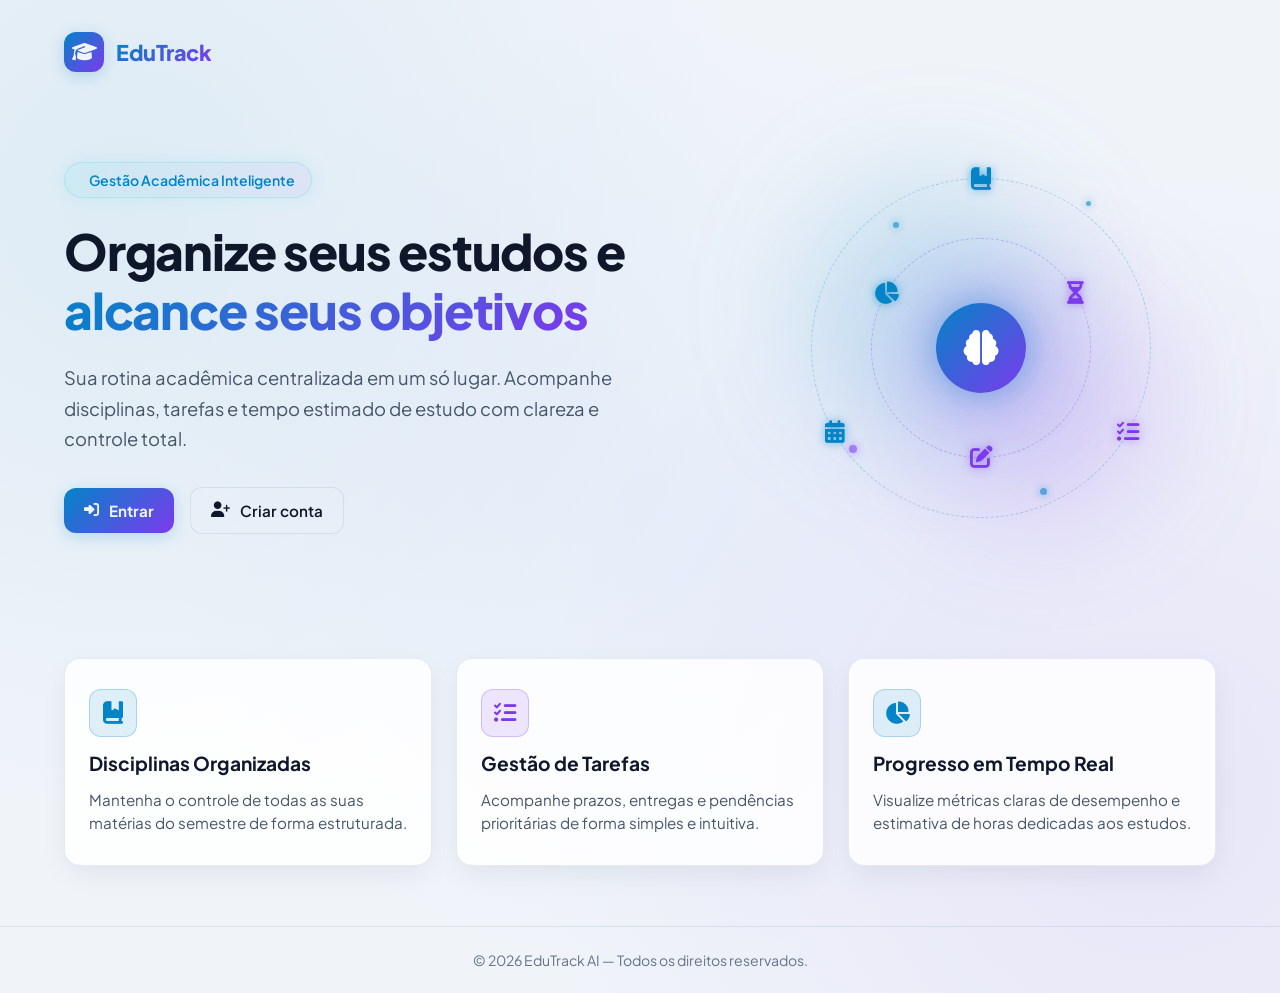
<file: index.html>
<!DOCTYPE html>
<html lang="pt-BR">
<head>
    <meta charset="UTF-8">
    <meta name="viewport" content="width=device-width, initial-scale=1.0">
    <meta name="description" content="EduTrack AI - Gestão acadêmica inteligente para estudantes. Acesse sua conta ou cadastre-se.">
    <title>EduTrack AI - Bem-vindo</title>
    
    <!-- Font Awesome CDN -->
    <link rel="stylesheet" href="https://cdnjs.cloudflare.com/ajax/libs/font-awesome/6.5.1/css/all.min.css" crossorigin="anonymous" referrerpolicy="no-referrer" />
    
    <!-- Custom Stylesheet -->
    <link rel="stylesheet" href="css/styles.css">
    
    <!-- Early Theme Restore Script -->
    <script>
        (function() {
            var t = localStorage.getItem('edutrack_theme') || 'light';
            document.documentElement.setAttribute('data-theme', t);
        })();
    </script>
</head>
<body class="auth-body">

    <!-- ==========================================================================
         Landing Page Presentation
         ========================================================================== -->
    <div class="landing-page-wrapper">
        <!-- Discrete Top Brand Bar (No Navbar) -->
        <div class="top-brand-bar">
            <div class="brand">
                <div class="brand-icon">
                    <i class="fa-solid fa-graduation-cap"></i>
                </div>
                <span class="brand-title">EduTrack</span>
            </div>
        </div>

        <!-- Asymmetrical Hero Section -->
        <main class="landing-hero-container">
            <div class="hero-asymmetric-wrapper">
                <!-- Left Column: Primary Copy & Actions -->
                <div class="hero-left-content">
                    <div class="hero-badge">
                        <i class="fa-solid fa-sparkles"></i> Gestão Acadêmica Inteligente
                    </div>
                    
                    <h1 class="hero-title">
                        Organize seus estudos e <span class="gradient-text">alcance seus objetivos</span>
                    </h1>
                    
                    <p class="hero-subtitle">
                        Sua rotina acadêmica centralizada em um só lugar. Acompanhe disciplinas, tarefas e tempo estimado de estudo com clareza e controle total.
                    </p>

                    <div class="hero-cta-group">
                        <a href="pages/auth/login.html" class="auth-btn-primary hero-btn">
                            <i class="fa-solid fa-right-to-bracket"></i> Entrar
                        </a>
                        <a href="pages/auth/register.html" class="auth-btn-secondary hero-btn">
                            <i class="fa-solid fa-user-plus"></i> Criar conta
                        </a>
                    </div>
                </div>

                <!-- Right Column: Abstract Academic Knowledge Visualization -->
                <div class="hero-right-visual">
                    <div class="knowledge-visual-container">
                        <!-- Background Glows -->
                        <div class="visual-glow cyan-glow"></div>
                        <div class="visual-glow lilac-glow"></div>
                        
                        <!-- Core & Orbit Structure -->
                        <div class="knowledge-core-wrapper">
                            <!-- Outer Orbit Ring with Rotating Orbit Icons -->
                            <div class="orbit-ring ring-outer">
                                <div class="orbit-icon icon-cyan pos-outer-1" title="Disciplinas">
                                    <i class="fa-solid fa-book-bookmark"></i>
                                </div>
                                <div class="orbit-icon icon-lilac pos-outer-2" title="Tarefas">
                                    <i class="fa-solid fa-list-check"></i>
                                </div>
                                <div class="orbit-icon icon-cyan pos-outer-3" title="Prazos">
                                    <i class="fa-solid fa-calendar-days"></i>
                                </div>
                            </div>

                            <!-- Inner Orbit Ring with Counter-Rotating Orbit Icons -->
                            <div class="orbit-ring ring-inner">
                                <div class="orbit-icon icon-lilac pos-inner-1" title="Anotações">
                                    <i class="fa-solid fa-pen-to-square"></i>
                                </div>
                                <div class="orbit-icon icon-cyan pos-inner-2" title="Progresso">
                                    <i class="fa-solid fa-chart-pie"></i>
                                </div>
                                <div class="orbit-icon icon-lilac pos-inner-3" title="Tempo de Estudo">
                                    <i class="fa-solid fa-hourglass-half"></i>
                                </div>
                            </div>
                            
                            <!-- Central Knowledge Core -->
                            <div class="knowledge-core">
                                <i class="fa-solid fa-brain"></i>
                            </div>

                            <!-- Floating Ambient Particles -->
                            <div class="particle p1"></div>
                            <div class="particle p2"></div>
                            <div class="particle p3"></div>
                            <div class="particle p4"></div>
                        </div>
                    </div>
                </div>
            </div>

            <!-- Features Highlights Cards -->
            <div class="landing-features-grid">
                <div class="landing-feature-card">
                    <div class="feature-icon cyan">
                        <i class="fa-solid fa-book-bookmark"></i>
                    </div>
                    <h3>Disciplinas Organizadas</h3>
                    <p>Mantenha o controle de todas as suas matérias do semestre de forma estruturada.</p>
                </div>

                <div class="landing-feature-card">
                    <div class="feature-icon lilac">
                        <i class="fa-solid fa-list-check"></i>
                    </div>
                    <h3>Gestão de Tarefas</h3>
                    <p>Acompanhe prazos, entregas e pendências prioritárias de forma simples e intuitiva.</p>
                </div>

                <div class="landing-feature-card">
                    <div class="feature-icon cyan">
                        <i class="fa-solid fa-chart-pie"></i>
                    </div>
                    <h3>Progresso em Tempo Real</h3>
                    <p>Visualize métricas claras de desempenho e estimativa de horas dedicadas aos estudos.</p>
                </div>
            </div>
        </main>

        <footer class="landing-footer">
            <p>&copy; 2026 EduTrack AI — Todos os direitos reservados.</p>
        </footer>
    </div>

    <!-- JavaScript Interactions -->
    <script src="js/app.js"></script>
</body>
</html>
</file>
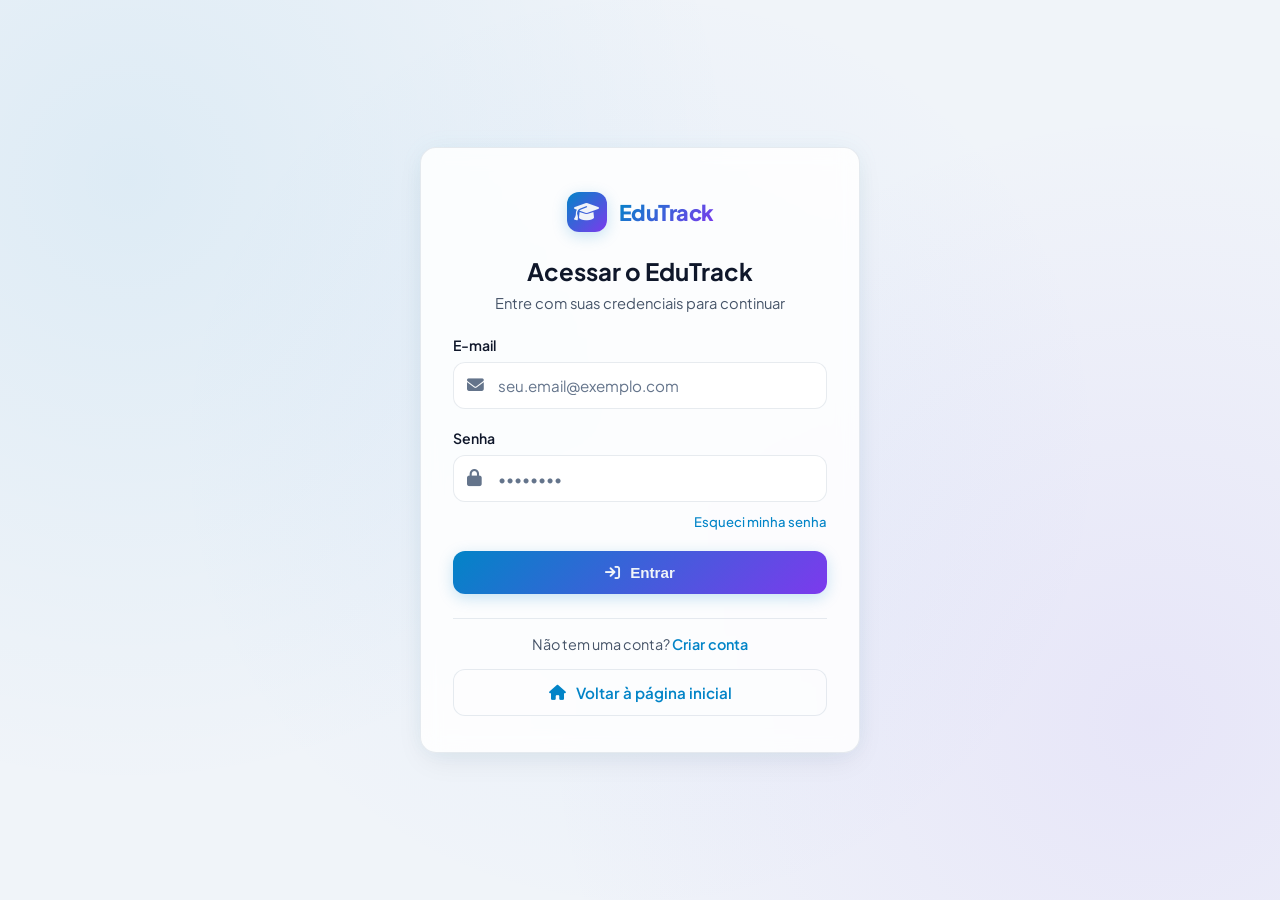
<file: dashboard.html>
<!DOCTYPE html>
<html lang="pt-BR">
<head>
    <meta charset="UTF-8">
    <meta http-equiv="refresh" content="0;url=pages/dashboard.html">
    <title>EduTrack AI - Redirecionando...</title>
    <script>
        window.location.href = "pages/dashboard.html";
    </script>
</head>
<body>
    <p>Redirecionando para o <a href="pages/dashboard.html">Dashboard do EduTrack AI</a>...</p>
</body>
</html>
</file>
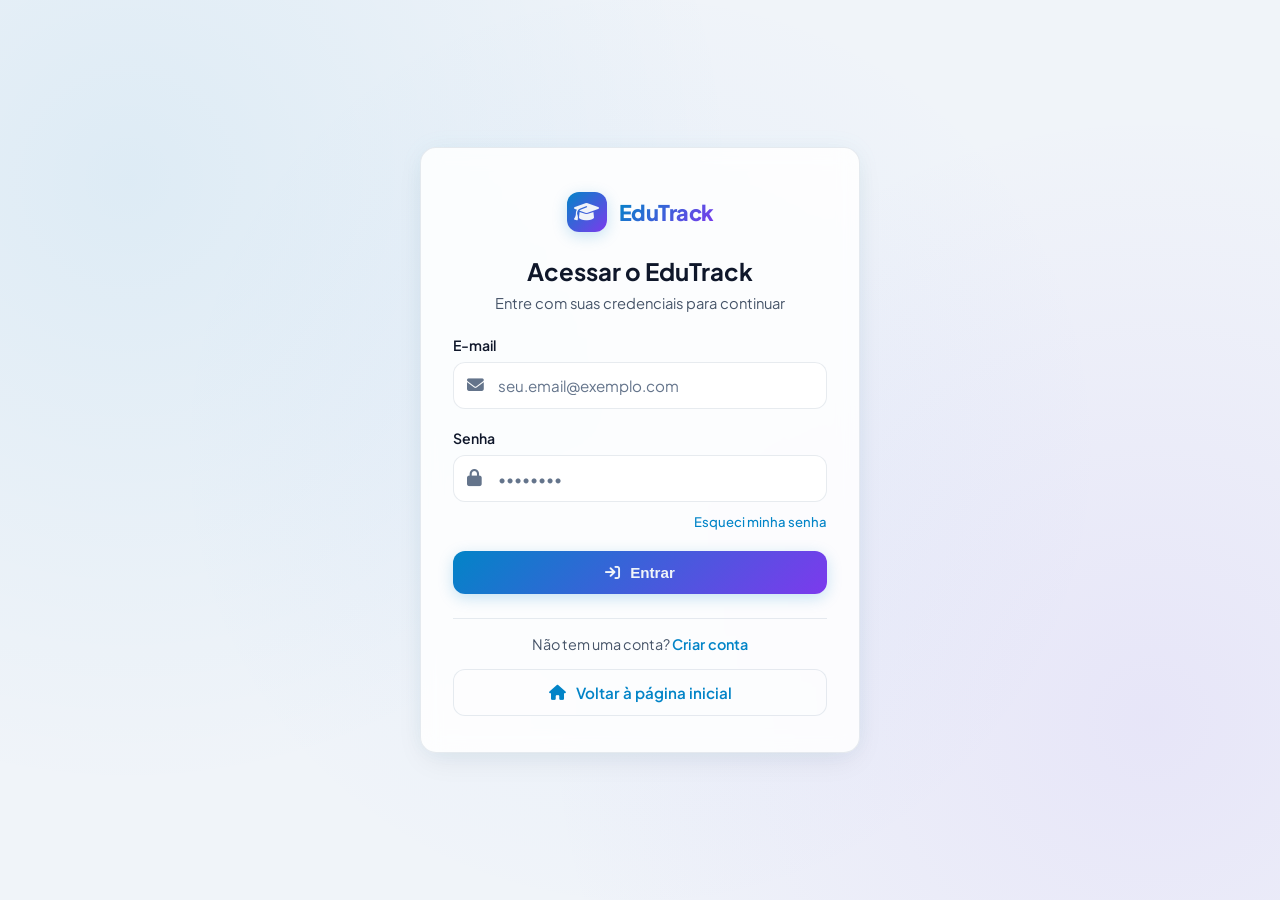
<file: pages/dashboard.html>
<!DOCTYPE html>
<html lang="pt-BR">

<head>
    <meta charset="UTF-8">
    <meta name="viewport" content="width=device-width, initial-scale=1.0">
    <meta name="description" content="EduTrack AI - Gestão acadêmica inteligente para estudantes">
    <title>EduTrack AI - Dashboard</title>

    <!-- Font Awesome CDN -->
    <link rel="stylesheet" href="https://cdnjs.cloudflare.com/ajax/libs/font-awesome/6.5.1/css/all.min.css"
        crossorigin="anonymous" referrerpolicy="no-referrer" />

    <!-- Custom Stylesheet -->
    <link rel="stylesheet" href="../css/styles.css">

    <!-- Early Theme Restore Script -->
    <script>
        (function() {
            var t = localStorage.getItem('edutrack_theme') || 'light';
            document.documentElement.setAttribute('data-theme', t);
        })();
    </script>
</head>

<body>

    <!-- ==========================================================================
         Fixed Left Sidebar Navigation / Mobile Bottom Navbar
         ========================================================================== -->
    <aside class="sidebar" id="sidebar">
        <div class="sidebar-top">
            <div class="brand">
                <a href="../index.html" class="brand-link"
                    style="display:flex; align-items:center; gap:12px; text-decoration:none;">
                    <div class="brand-icon">
                        <i class="fa-solid fa-graduation-cap"></i>
                    </div>
                    <span class="brand-title">EduTrack</span>
                </a>
            </div>

            <nav>
                <ul class="nav-menu">
                    <li class="nav-item active" id="nav-dashboard">
                        <a href="dashboard.html" aria-label="Dashboard">
                            <i class="fa-solid fa-chart-pie"></i>
                            <span>Dashboard</span>
                        </a>
                    </li>
                    <li class="nav-item" id="nav-disciplinas">
                        <a href="subjects.html" aria-label="Disciplinas">
                            <i class="fa-solid fa-book-bookmark"></i>
                            <span>Disciplinas</span>
                        </a>
                    </li>
                    <li class="nav-item" id="nav-tarefas">
                        <a href="tasks.html" aria-label="Tarefas">
                            <i class="fa-solid fa-list-check"></i>
                            <span>Tarefas</span>
                        </a>
                    </li>
                    <li class="nav-item" id="nav-insights">
                        <a href="insights.html" aria-label="Insights">
                            <i class="fa-solid fa-brain"></i>
                            <span>Insights</span>
                        </a>
                    </li>
                    <li class="nav-item" id="nav-configuracoes">
                        <a href="settings.html" aria-label="Configurações">
                            <i class="fa-solid fa-gear"></i>
                            <span>Configurações</span>
                        </a>
                    </li>
                </ul>
            </nav>
        </div>

        <div class="sidebar-footer">
            <div class="user-quick-info" id="sidebar-user-profile" aria-label="Opções de conta">
                <div class="user-profile-default">
                    <div class="avatar-mini" id="user-avatar-mini">--</div>
                    <div class="user-quick-details">
                        <h4 id="user-name-sidebar">Carregando...</h4>
                        <p id="user-email-sidebar">Estudante</p>
                    </div>
                </div>
                <div class="user-account-action" id="btn-logout" title="Sair da conta" style="cursor: pointer;">
                    <i class="fa-solid fa-arrow-right-from-bracket"></i>
                    <span>Sair</span>
                </div>
            </div>
        </div>
    </aside>

    <!-- ==========================================================================
         Main App Container
         ========================================================================== -->
    <div class="app-container">

        <!-- Main Dashboard Content -->
        <main class="main-content" id="main-content">

            <!-- Header Bar -->
            <header class="header-bar">
                <div class="welcome-text">
                    <h1 id="welcome-user-heading">Olá! <i class="fa-solid fa-sparkles"
                            style="color: var(--accent-cyan); font-size: 1.2rem;"></i></h1>
                    <p>Mantenha o foco: organizar seus estudos reduz o estresse e melhora seus resultados.</p>
                </div>
            </header>

            <!-- Task Progress Card -->
            <section class="progress-banner-card">
                <div class="progress-content">
                    <div class="progress-header-badge">
                        <i class="fa-solid fa-trophy"></i> Progresso Geral
                    </div>
                    <h2>Progresso Geral de Tarefas</h2>
                    <p id="progress-summary-text">Você concluiu <strong>0 de 0 tarefas</strong> planejadas.</p>

                    <div class="progress-bar-container">
                        <div class="progress-bar-fill" id="progress-bar-fill" style="width: 0%;"></div>
                    </div>

                    <div class="progress-stats">
                        <div class="stat-item completed">
                            <i class="fa-solid fa-circle-check"></i>
                            <span id="stat-completed-count"><strong>0</strong> Concluídas</span>
                        </div>
                        <div class="stat-item pending">
                            <i class="fa-solid fa-clock"></i>
                            <span id="stat-pending-count"><strong>0</strong> Pendentes</span>
                        </div>
                    </div>
                </div>

                <!-- Radial Progress Indicator Widget -->
                <div class="progress-circle-widget">
                    <svg class="circle-svg" viewBox="0 0 90 90">
                        <defs>
                            <linearGradient id="cyan-lilac-gradient" x1="0%" y1="0%" x2="100%" y2="100%">
                                <stop offset="0%" stop-color="#53dce3" />
                                <stop offset="100%" stop-color="#b19bf1" />
                            </linearGradient>
                        </defs>
                        <circle class="circle-bg" cx="45" cy="45" r="38"></circle>
                        <circle class="circle-fill" id="circle-fill-path" cx="45" cy="45" r="38"></circle>
                    </svg>
                    <span class="circle-text" id="progress-circle-text">0%</span>
                </div>
            </section>

            <!-- Overview Metric Cards Grid -->
            <section class="metrics-grid">
                <article class="metric-card">
                    <div class="metric-icon cyan">
                        <i class="fa-solid fa-book-open"></i>
                    </div>
                    <div class="metric-info">
                        <h3>Disciplinas</h3>
                        <div class="metric-value" id="metric-subjects-count">0</div>
                        <div class="metric-subtext">Ativas no semestre</div>
                    </div>
                </article>

                <article class="metric-card">
                    <div class="metric-icon lilac">
                        <i class="fa-solid fa-list-ul"></i>
                    </div>
                    <div class="metric-info">
                        <h3>Tarefas Pendentes</h3>
                        <div class="metric-value" id="metric-pending-count">0</div>
                        <div class="metric-subtext">Prazo futuro ou próximo</div>
                    </div>
                </article>

                <article class="metric-card">
                    <div class="metric-icon cyan">
                        <i class="fa-solid fa-hourglass-half"></i>
                    </div>
                    <div class="metric-info">
                        <h3>Tempo de estudo</h3>
                        <div class="metric-value" id="metric-estimated-time">0h</div>
                        <div class="metric-subtext">Tarefas concluídas</div>
                    </div>
                </article>
            </section>

            <!-- Vertical Bar Chart Section -->
            <section class="chart-card">
                <div class="chart-header">
                    <div class="chart-title">
                        <h3>Tempo de Estudo por Disciplina</h3>
                        <p>Comparação entre horas estimadas e tempo de estudo das tarefas concluídas</p>
                    </div>
                    <div class="chart-header-subrow">
                        <div class="chart-legend" id="chart-legend">
                            <span class="legend-item">
                                <span class="legend-dot lilac"></span> Horas estimadas
                            </span>
                            <span class="legend-item">
                                <span class="legend-dot cyan"></span> Tempo de estudo
                            </span>
                        </div>
                        <div class="chart-badge">
                            <i class="fa-solid fa-chart-simple"></i> Visão por Disciplina
                        </div>
                    </div>
                </div>

                <div class="chart-container" id="study-chart-container">
                    <!-- Dynamic chart bars rendered via JavaScript -->
                </div>
            </section>

        </main>

        <!-- ==========================================================================
             Right Side User Panel
             ========================================================================== -->
        <aside class="right-panel">

            <!-- User Profile Card -->
            <div class="profile-card">
                <div class="profile-avatar-container">
                    <div class="profile-avatar">
                        <div class="avatar-img" id="user-avatar-large">--</div>
                    </div>
                </div>

                <h3 id="user-name-panel">Carregando...</h3>
                <p id="user-role-panel">Estudante</p>
            </div>

            <!-- Botão Relatório PDF -->
            <button type="button" class="btn-report-download" id="btn-download-report" title="Gerar e baixar relatório em PDF">
                <i class="fa-solid fa-file-pdf"></i>
                <span>Relatório PDF</span>
            </button>

            <!-- Upcoming Tasks Panel (Próximas Tarefas) -->
            <div class="tasks-panel">
                <div class="section-header">
                    <h3>Próximas tarefas</h3>
                    <a href="../pages/tasks.html">Ver todas</a>
                </div>

                <div class="upcoming-tasks-list" id="upcoming-tasks-container">
                    <!-- Dynamic upcoming tasks rendered via JavaScript -->
                </div>
            </div>

        </aside>

    </div>

    <!-- JavaScript Interactions -->
    <script src="../js/auth.js"></script>
    <script src="../js/app.js"></script>
</body>

</html>
</file>
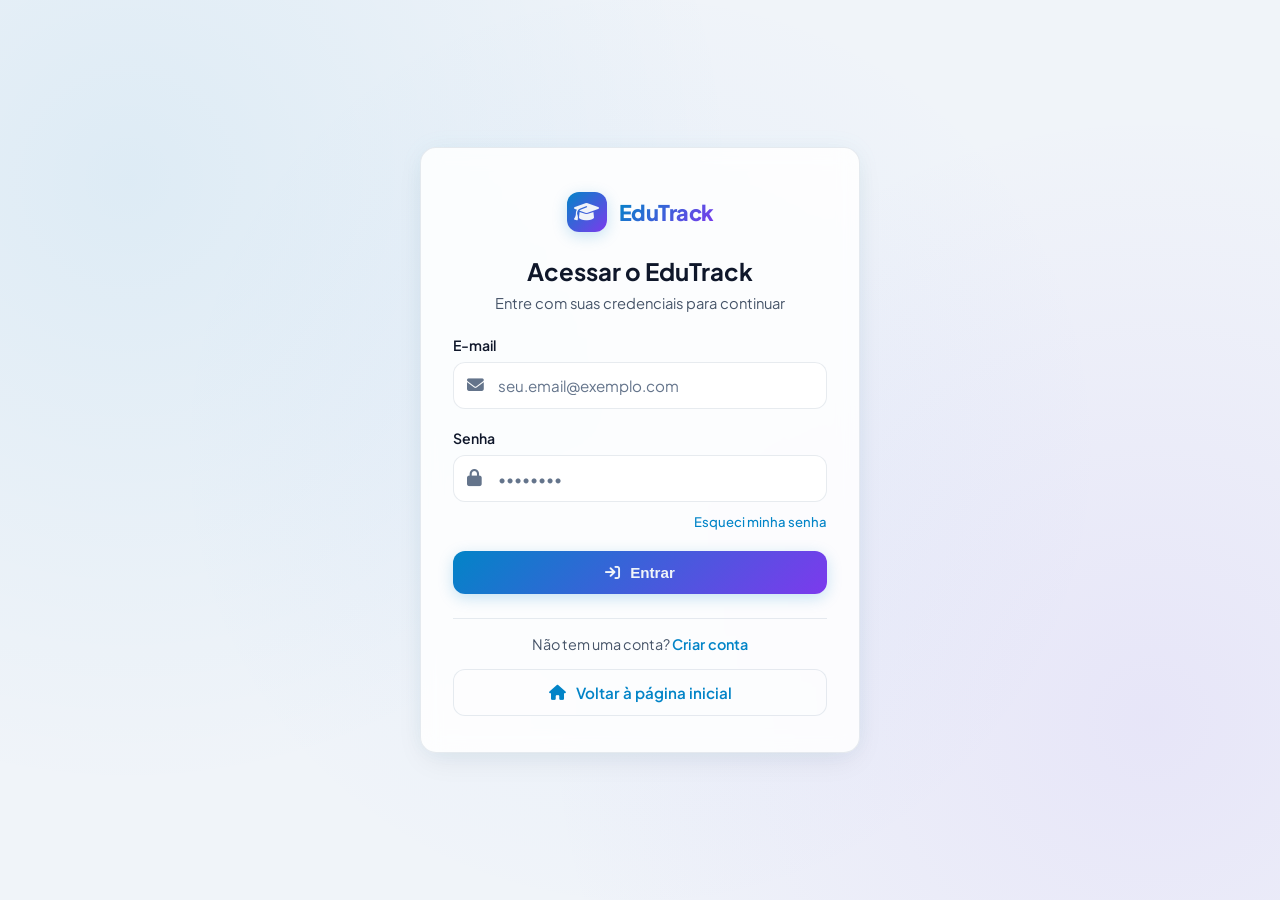
<file: pages/insights.html>
<!DOCTYPE html>
<html lang="pt-BR">

<head>
    <meta charset="UTF-8">
    <meta name="viewport" content="width=device-width, initial-scale=1.0">
    <meta name="description" content="EduTrack AI - Insights Inteligentes e Recomendações Acadêmicas">
    <title>EduTrack AI - Insights Inteligentes</title>

    <!-- Font Awesome CDN -->
    <link rel="stylesheet" href="https://cdnjs.cloudflare.com/ajax/libs/font-awesome/6.5.1/css/all.min.css"
        crossorigin="anonymous" referrerpolicy="no-referrer" />

    <!-- Custom Stylesheet -->
    <link rel="stylesheet" href="../css/styles.css">

    <!-- Early Theme Restore Script -->
    <script>
        (function () {
            var t = localStorage.getItem('edutrack_theme') || 'light';
            document.documentElement.setAttribute('data-theme', t);
        })();
    </script>
</head>

<body>

    <!-- ==========================================================================
         Fixed Left Sidebar Navigation / Mobile Bottom Navbar
         ========================================================================== -->
    <aside class="sidebar" id="sidebar">
        <div class="sidebar-top">
            <div class="brand">
                <a href="../index.html" class="brand-link"
                    style="display:flex; align-items:center; gap:12px; text-decoration:none;">
                    <div class="brand-icon">
                        <i class="fa-solid fa-graduation-cap"></i>
                    </div>
                    <span class="brand-title">EduTrack</span>
                </a>
            </div>

            <nav>
                <ul class="nav-menu">
                    <li class="nav-item" id="nav-dashboard">
                        <a href="dashboard.html" aria-label="Dashboard">
                            <i class="fa-solid fa-chart-pie"></i>
                            <span>Dashboard</span>
                        </a>
                    </li>
                    <li class="nav-item" id="nav-disciplinas">
                        <a href="subjects.html" aria-label="Disciplinas">
                            <i class="fa-solid fa-book-bookmark"></i>
                            <span>Disciplinas</span>
                        </a>
                    </li>
                    <li class="nav-item" id="nav-tarefas">
                        <a href="tasks.html" aria-label="Tarefas">
                            <i class="fa-solid fa-list-check"></i>
                            <span>Tarefas</span>
                        </a>
                    </li>
                    <li class="nav-item active" id="nav-insights">
                        <a href="insights.html" aria-label="Insights">
                            <i class="fa-solid fa-brain"></i>
                            <span>Insights</span>
                        </a>
                    </li>
                    <li class="nav-item" id="nav-configuracoes">
                        <a href="settings.html" aria-label="Configurações">
                            <i class="fa-solid fa-gear"></i>
                            <span>Configurações</span>
                        </a>
                    </li>
                </ul>
            </nav>
        </div>

        <div class="sidebar-footer">
            <div class="user-quick-info" id="sidebar-user-profile" aria-label="Opções de conta">
                <div class="user-profile-default">
                    <div class="avatar-mini" id="user-avatar-mini">--</div>
                    <div class="user-quick-details">
                        <h4 id="user-name-sidebar">Carregando...</h4>
                        <p id="user-email-sidebar">Estudante</p>
                    </div>
                </div>
                <div class="user-account-action" id="btn-logout" title="Sair da conta" style="cursor: pointer;">
                    <i class="fa-solid fa-arrow-right-from-bracket"></i>
                    <span>Sair</span>
                </div>
            </div>
        </div>
    </aside>

    <!-- ==========================================================================
         Main App Container
         ========================================================================== -->
    <div class="app-container">

        <!-- Main Insights Content -->
        <main class="main-content" id="main-content">

            <!-- Header Bar -->
            <header class="header-bar">
                <div class="welcome-text">
                    <h1 id="insights-heading">Insights Inteligentes <i class="fa-solid fa-brain"
                            style="color: var(--accent-cyan); font-size: 1.2rem;"></i></h1>
                    <p>Análise acadêmica contextualizada e recomendações personalizadas com Inteligência Artificial.</p>
                </div>
            </header>

            <!-- ==========================================================================
                 Intelligent Insights Section (Análise com IA & Recomendações)
                 ========================================================================== -->
            <section class="insights-section" id="insights-section">
                <div class="insights-header">
                    <div class="insights-title-group">
                        <div class="insights-badge-icon">
                            <i class="fa-solid fa-brain"></i>
                        </div>
                        <div>
                            <div class="insights-title-row">
                                <h3>Diagnósticos &amp; Recomendações</h3>
                                <div id="insights-engine-badge" class="insights-engine-badge" style="display: none;"></div>
                            </div>
                            <p>Análise acadêmica contextualizada e recomendações personalizadas</p>
                        </div>
                    </div>
                    <button type="button" class="btn-insights-trigger" id="btn-generate-insights">
                        <i class="fa-solid fa-wand-magic-sparkles"></i>
                        <span id="btn-insights-text">Gerar insights</span>
                    </button>
                </div>

                <!-- Estado Inicial / Convite (On-demand) -->
                <div class="insights-placeholder" id="insights-placeholder">
                    <div class="placeholder-icon">
                        <i class="fa-solid fa-sparkles"></i>
                    </div>
                    <h4>Descubra recomendações inteligentes para seus estudos</h4>
                    <p>Clique em <strong>"Gerar insights"</strong> para que o sistema analise seu tempo de estudo, taxa de conclusão e histórico de tarefas, fornecendo orientações práticas e diagnósticos personalizados.</p>
                </div>

                <!-- Feedback de Erro -->
                <div class="insights-error-card" id="insights-error-card" style="display: none;">
                    <i class="fa-solid fa-triangle-exclamation"></i>
                    <div class="insights-error-content">
                        <h4 id="insights-error-title">Não foi possível carregar os insights</h4>
                        <p id="insights-error-desc">Verifique sua conexão ou se o serviço de insights está ativo e tente novamente.</p>
                    </div>
                    <button type="button" class="btn-insights-retry" id="btn-insights-retry">
                        <i class="fa-solid fa-rotate-right"></i> Tentar novamente
                    </button>
                </div>

                <!-- Grade de Resultados (Cards) -->
                <div class="insights-results-grid" id="insights-results-grid" style="display: none;">
                    
                    <!-- Card 1: Resumo Geral -->
                    <article class="insight-card full-width" id="card-insight-summary">
                        <div class="insight-card-header">
                            <div class="card-icon cyan"><i class="fa-solid fa-clipboard-check"></i></div>
                            <h4>Resumo Geral</h4>
                        </div>
                        <p class="insight-summary-text" id="insight-summary-content">Carregando síntese...</p>
                    </article>

                    <!-- Card 2: Diagnósticos por Disciplina -->
                    <article class="insight-card full-width" id="card-insight-diagnostics">
                        <div class="insight-card-header">
                            <div class="card-icon lilac"><i class="fa-solid fa-chart-line"></i></div>
                            <h4>Diagnósticos por Disciplina</h4>
                        </div>
                        <div class="diagnostics-list" id="insight-diagnostics-list">
                            <!-- Renderizado dinamicamente via JS -->
                        </div>
                    </article>

                    <!-- Card 3: Recomendações Práticas -->
                    <article class="insight-card" id="card-insight-recommendations">
                        <div class="insight-card-header">
                            <div class="card-icon cyan"><i class="fa-solid fa-lightbulb"></i></div>
                            <h4>Recomendações Práticas</h4>
                        </div>
                        <ul class="insights-bullet-list" id="insight-recommendations-list">
                            <!-- Renderizado dinamicamente via JS -->
                        </ul>
                    </article>

                    <!-- Card 4: Pontos Fortes -->
                    <article class="insight-card" id="card-insight-strengths">
                        <div class="insight-card-header">
                            <div class="card-icon lilac"><i class="fa-solid fa-star"></i></div>
                            <h4>Pontos Fortes</h4>
                        </div>
                        <ul class="insights-bullet-list strengths-list" id="insight-strengths-list">
                            <!-- Renderizado dinamicamente via JS -->
                        </ul>
                    </article>

                </div>
            </section>

        </main>

    </div>

    <!-- JavaScript Interactions -->
    <script src="../js/auth.js"></script>
    <script src="../js/app.js"></script>
</body>

</html>
</file>
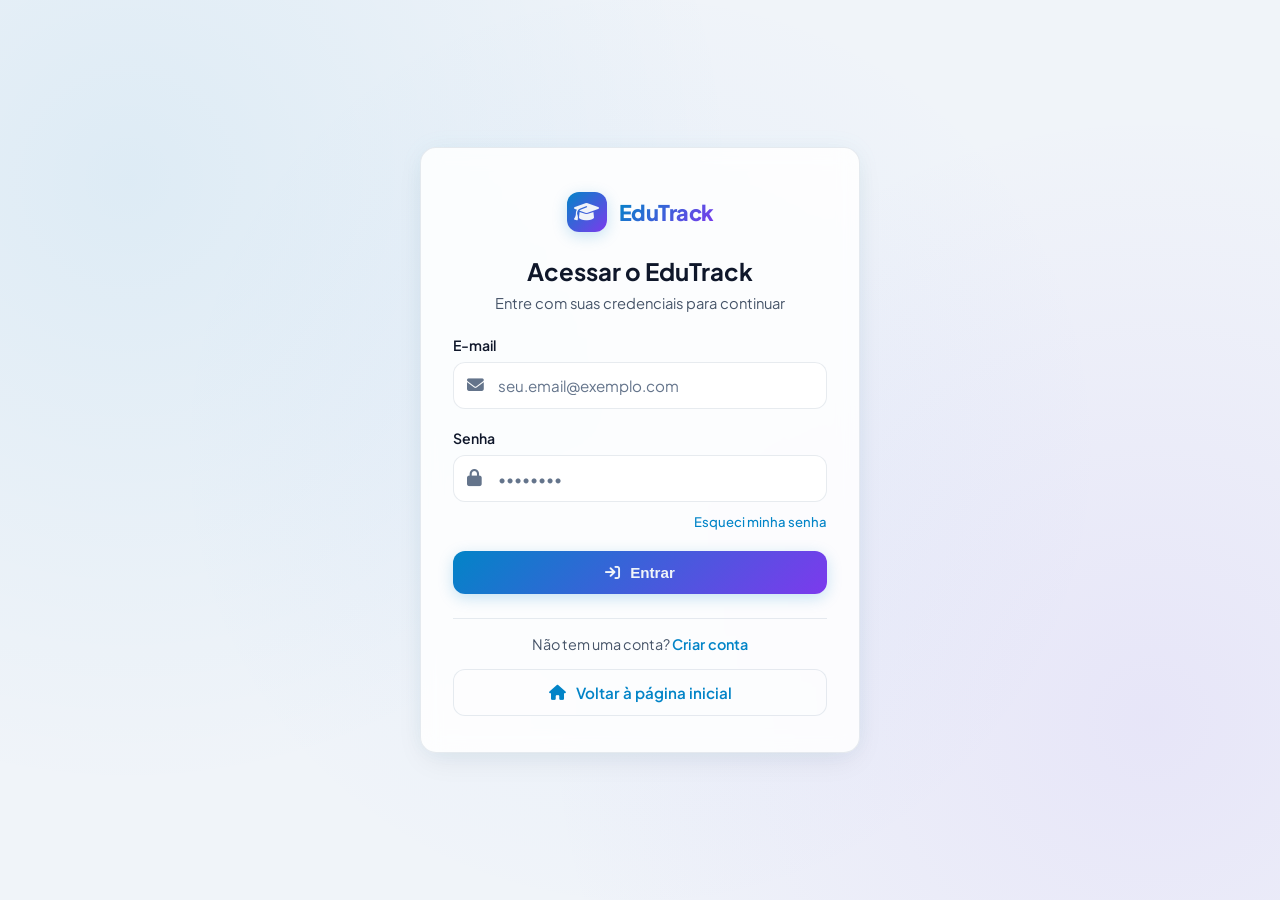
<file: pages/settings.html>
<!DOCTYPE html>
<html lang="pt-BR">

<head>
    <meta charset="UTF-8">
    <meta name="viewport" content="width=device-width, initial-scale=1.0">
    <meta name="description" content="EduTrack AI - Configurações de Perfil e Aparência">
    <title>EduTrack AI - Configurações</title>

    <!-- Font Awesome CDN -->
    <link rel="stylesheet" href="https://cdnjs.cloudflare.com/ajax/libs/font-awesome/6.5.1/css/all.min.css"
        crossorigin="anonymous" referrerpolicy="no-referrer" />

    <!-- Custom Stylesheet -->
    <link rel="stylesheet" href="../css/styles.css">

    <!-- Early Theme Restore Script -->
    <script>
        (function() {
            var t = localStorage.getItem('edutrack_theme') || 'light';
            document.documentElement.setAttribute('data-theme', t);
        })();
    </script>
</head>

<body>

    <!-- ==========================================================================
         Fixed Left Sidebar Navigation
         ========================================================================== -->
    <aside class="sidebar" id="sidebar">
        <div class="sidebar-top">
            <div class="brand">
                <a href="../index.html" class="brand-link"
                    style="display:flex; align-items:center; gap:12px; text-decoration:none;">
                    <div class="brand-icon">
                        <i class="fa-solid fa-graduation-cap"></i>
                    </div>
                    <span class="brand-title">EduTrack</span>
                </a>
            </div>

            <nav>
                <ul class="nav-menu">
                    <li class="nav-item" id="nav-dashboard">
                        <a href="dashboard.html" aria-label="Dashboard">
                            <i class="fa-solid fa-chart-pie"></i>
                            <span>Dashboard</span>
                        </a>
                    </li>
                    <li class="nav-item" id="nav-disciplinas">
                        <a href="subjects.html" aria-label="Disciplinas">
                            <i class="fa-solid fa-book-bookmark"></i>
                            <span>Disciplinas</span>
                        </a>
                    </li>
                    <li class="nav-item" id="nav-tarefas">
                        <a href="tasks.html" aria-label="Tarefas">
                            <i class="fa-solid fa-list-check"></i>
                            <span>Tarefas</span>
                        </a>
                    </li>
                    <li class="nav-item" id="nav-insights">
                        <a href="insights.html" aria-label="Insights">
                            <i class="fa-solid fa-brain"></i>
                            <span>Insights</span>
                        </a>
                    </li>
                    <li class="nav-item active" id="nav-configuracoes">
                        <a href="settings.html" aria-label="Configurações">
                            <i class="fa-solid fa-gear"></i>
                            <span>Configurações</span>
                        </a>
                    </li>
                </ul>
            </nav>
        </div>

        <div class="sidebar-footer">
            <div class="user-quick-info" id="sidebar-user-profile" aria-label="Opções de conta">
                <div class="user-profile-default">
                    <div class="avatar-mini" id="user-avatar-mini">--</div>
                    <div class="user-quick-details">
                        <h4 id="user-name-sidebar">Carregando...</h4>
                        <p id="user-email-sidebar">Estudante</p>
                    </div>
                </div>
                <div class="user-account-action" id="btn-logout" title="Sair da conta" style="cursor: pointer;">
                    <i class="fa-solid fa-arrow-right-from-bracket"></i>
                    <span>Sair</span>
                </div>
            </div>
        </div>
    </aside>

    <!-- ==========================================================================
         Main App Container
         ========================================================================== -->
    <div class="app-container">
        <main class="main-content" id="main-content">

            <!-- Header Bar -->
            <header class="header-bar">
                <div class="welcome-text">
                    <h1 id="page-heading">Configurações <i class="fa-solid fa-gear" style="color: var(--accent-cyan); font-size: 1.2rem;"></i></h1>
                    <p>Gerencie as informações do seu perfil acadêmico e personalize a aparência do sistema.</p>
                </div>
            </header>

            <!-- Alert Banner Notification -->
            <div id="settings-alert" class="alert-banner" style="display: none; margin-bottom: 24px;">
                <div style="display:flex; align-items:center; gap:10px;">
                    <i id="settings-alert-icon" class="fa-solid fa-circle-info"></i>
                    <span id="settings-alert-message">Notificação de configurações</span>
                </div>
            </div>

            <!-- Settings Layout Grid -->
            <div class="settings-grid">
                
                <!-- Section 1: User Profile Details (Read-only) -->
                <section class="settings-card">
                    <div class="settings-card-header">
                        <div class="settings-card-icon cyan">
                            <i class="fa-solid fa-user-gear"></i>
                        </div>
                        <div>
                            <h2>Perfil do Usuário</h2>
                            <p>Informações da sua conta de estudante no EduTrack AI</p>
                        </div>
                    </div>

                    <div class="profile-details-wrapper">
                        <div class="profile-avatar-container">
                            <div class="profile-avatar-large" id="settings-avatar-display">
                                <span id="settings-avatar-initials">--</span>
                            </div>
                        </div>

                        <div class="profile-fields-grid">
                            <div class="profile-field-item">
                                <label><i class="fa-solid fa-user"></i> Nome Completo</label>
                                <div class="profile-field-value" id="settings-user-name">Carregando...</div>
                            </div>

                            <div class="profile-field-item">
                                <label><i class="fa-solid fa-envelope"></i> Endereço de E-mail</label>
                                <div class="profile-field-value" id="settings-user-email">Carregando...</div>
                            </div>

                            <div class="profile-field-item">
                                <label><i class="fa-solid fa-shield-halved"></i> Status da Conta</label>
                                <div class="profile-status-badge">
                                    <i class="fa-solid fa-circle-check"></i> Ativa e Autenticada
                                </div>
                            </div>
                        </div>
                    </div>
                </section>

                <!-- Section 2: Appearance & Theme Settings -->
                <section class="settings-card">
                    <div class="settings-card-header">
                        <div class="settings-card-icon lilac">
                            <i class="fa-solid fa-palette"></i>
                        </div>
                        <div>
                            <h2>Aparência e Tema</h2>
                            <p>Escolha o tema visual de sua preferência para navegação no sistema</p>
                        </div>
                    </div>

                    <div class="theme-selection-grid">
                        
                        <!-- Light Theme Option Card -->
                        <div class="theme-option-card" data-theme-choice="light" id="theme-card-light">
                            <div class="theme-card-preview light-preview">
                                <div class="preview-header"></div>
                                <div class="preview-body">
                                    <div class="preview-sidebar"></div>
                                    <div class="preview-content">
                                        <div class="preview-block"></div>
                                        <div class="preview-block sm"></div>
                                    </div>
                                </div>
                            </div>
                            
                            <div class="theme-option-info">
                                <div class="theme-option-header">
                                    <h3><i class="fa-solid fa-sun" style="color: #0284c7;"></i> Modo Claro</h3>
                                    <div class="theme-active-indicator">
                                        <i class="fa-solid fa-circle-check"></i> Ativo
                                    </div>
                                </div>
                                <p>Interface nítida e moderna com fundo claro e iluminação suave em tom cyan e lilás.</p>
                            </div>
                        </div>

                        <!-- Dark Theme Option Card -->
                        <div class="theme-option-card" data-theme-choice="dark" id="theme-card-dark">
                            <div class="theme-card-preview dark-preview">
                                <div class="preview-header"></div>
                                <div class="preview-body">
                                    <div class="preview-sidebar"></div>
                                    <div class="preview-content">
                                        <div class="preview-block"></div>
                                        <div class="preview-block sm"></div>
                                    </div>
                                </div>
                            </div>
                            
                            <div class="theme-option-info">
                                <div class="theme-option-header">
                                    <h3><i class="fa-solid fa-moon" style="color: #b19bf1;"></i> Modo Escuro</h3>
                                    <div class="theme-active-indicator">
                                        <i class="fa-solid fa-circle-check"></i> Ativo
                                    </div>
                                </div>
                                <p>Interface escura original do EduTrack para menor fadiga visual em ambientes escuros.</p>
                            </div>
                        </div>

                    </div>
                </section>

            </div>

        </main>
    </div>

    <!-- JavaScript Services -->
    <script src="../js/auth.js"></script>
    <script src="../js/app.js"></script>
</body>

</html>
</file>
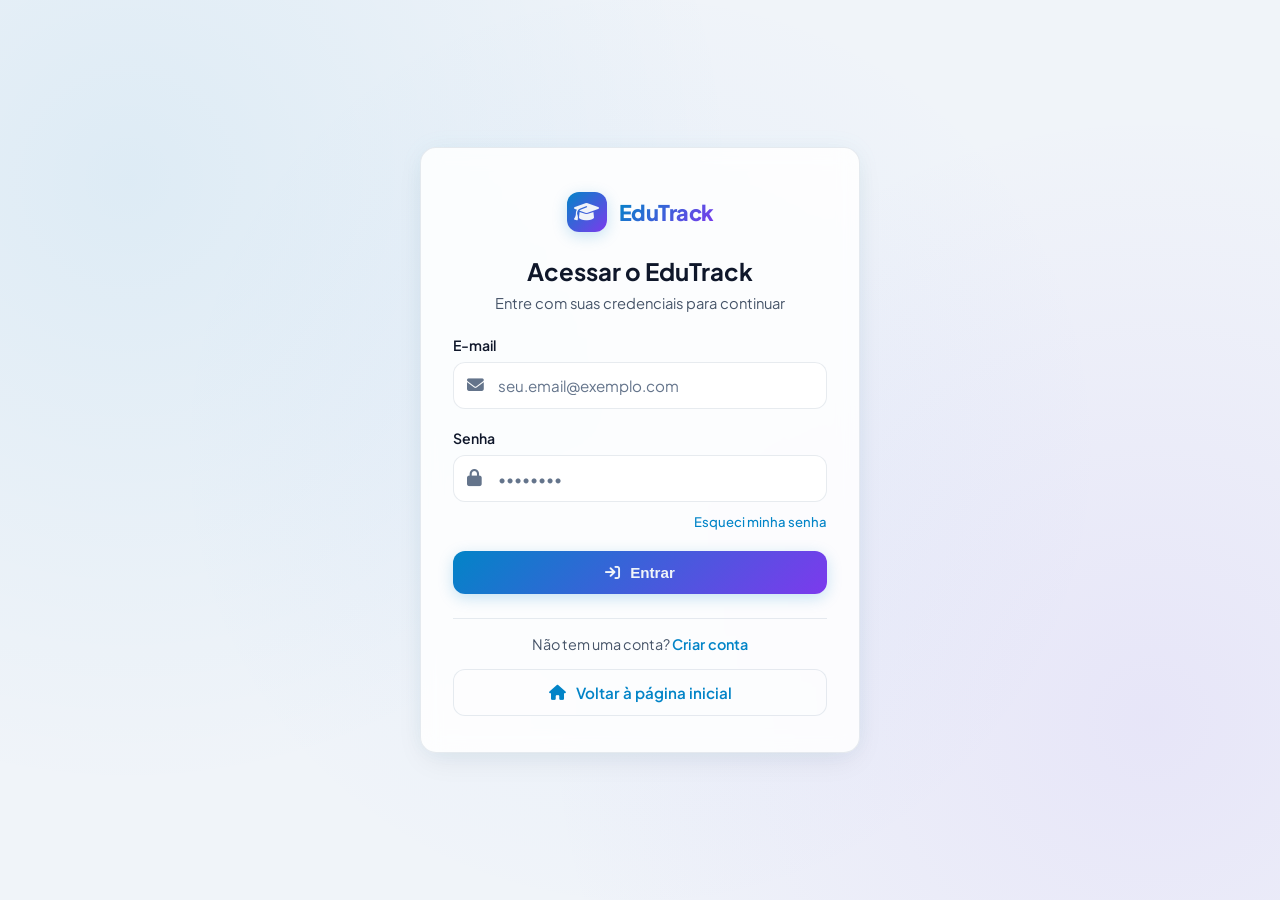
<file: pages/subjects.html>
<!DOCTYPE html>
<html lang="pt-BR">
<head>
    <meta charset="UTF-8">
    <meta name="viewport" content="width=device-width, initial-scale=1.0">
    <meta name="description" content="EduTrack AI - Gerenciamento de Disciplinas Acadêmicas">
    <title>EduTrack AI - Disciplinas</title>
    
    <!-- Font Awesome CDN -->
    <link rel="stylesheet" href="https://cdnjs.cloudflare.com/ajax/libs/font-awesome/6.5.1/css/all.min.css" crossorigin="anonymous" referrerpolicy="no-referrer" />
    
    <!-- Custom Stylesheet -->
    <link rel="stylesheet" href="../css/styles.css">

    <!-- Early Theme Restore Script -->
    <script>
        (function() {
            var t = localStorage.getItem('edutrack_theme') || 'light';
            document.documentElement.setAttribute('data-theme', t);
        })();
    </script>

    <style>
        /* Custom modal and extra component styles for Subjects */
        .modal-overlay {
            position: fixed;
            top: 0;
            left: 0;
            width: 100vw;
            height: 100vh;
            background: rgba(0, 0, 0, 0.6);
            backdrop-filter: blur(8px);
            z-index: 1000;
            display: flex;
            align-items: center;
            justify-content: center;
            padding: 20px;
        }

        .modal-card {
            background: var(--bg-card);
            border: 1px solid var(--border-color);
            border-radius: var(--radius-lg);
            width: 100%;
            max-width: 580px;
            box-shadow: var(--shadow-card);
            backdrop-filter: var(--card-backdrop);
            overflow: hidden;
            animation: modalFadeIn 0.25s ease-out;
        }

        .modal-card-sm {
            max-width: 440px;
        }

        @keyframes modalFadeIn {
            from { opacity: 0; transform: translateY(15px) scale(0.98); }
            to { opacity: 1; transform: translateY(0) scale(1); }
        }

        .modal-header {
            display: flex;
            align-items: center;
            justify-content: space-between;
            padding: 20px 24px;
            border-bottom: 1px solid var(--border-color);
        }

        .modal-header h3 {
            font-size: 1.25rem;
            font-weight: 700;
            color: var(--text-main);
            display: flex;
            align-items: center;
            gap: 10px;
        }

        .btn-close-modal {
            background: transparent;
            border: none;
            color: var(--text-muted);
            font-size: 1.2rem;
            cursor: pointer;
            transition: var(--transition);
        }

        .btn-close-modal:hover {
            color: var(--accent-cyan);
        }

        .modal-body {
            padding: 24px;
            display: flex;
            flex-direction: column;
            gap: 16px;
        }

        .form-row-2 {
            display: grid;
            grid-template-columns: 1fr 1fr;
            gap: 16px;
        }

        @media (max-width: 600px) {
            .form-row-2 {
                grid-template-columns: 1fr;
            }
        }

        .form-group {
            display: flex;
            flex-direction: column;
            gap: 6px;
        }

        .form-group label {
            font-size: 0.85rem;
            font-weight: 600;
            color: var(--text-muted);
        }

        .form-control {
            background: var(--bg-card);
            border: 1px solid var(--border-color);
            border-radius: var(--radius-sm);
            padding: 10px 14px;
            color: var(--text-main);
            font-size: 0.95rem;
            font-family: inherit;
            transition: var(--transition);
        }

        .form-control option {
            background-color: var(--bg-secondary);
            color: var(--text-main);
        }

        .form-control:focus {
            outline: none;
            border-color: var(--accent-cyan);
            box-shadow: 0 0 10px rgba(var(--accent-cyan-rgb), 0.25);
            background: var(--bg-card-hover);
        }

        textarea.form-control {
            resize: vertical;
            min-height: 80px;
        }

        .modal-footer {
            display: flex;
            align-items: center;
            justify-content: flex-end;
            gap: 12px;
            padding: 16px 24px;
            border-top: 1px solid var(--border-color);
            background: var(--bg-secondary);
        }

        .btn-primary {
            background: var(--gradient-primary);
            color: var(--brand-icon-text);
            border: none;
            border-radius: var(--radius-sm);
            padding: 10px 20px;
            font-weight: 700;
            cursor: pointer;
            display: inline-flex;
            align-items: center;
            gap: 8px;
            transition: var(--transition);
        }

        .btn-primary:hover {
            opacity: 0.9;
            transform: translateY(-1px);
            box-shadow: var(--shadow-cyan);
        }

        .btn-secondary {
            background: var(--bg-card-hover);
            color: var(--text-main);
            border: 1px solid var(--border-color);
            border-radius: var(--radius-sm);
            padding: 10px 18px;
            font-weight: 600;
            cursor: pointer;
            transition: var(--transition);
        }

        .btn-secondary:hover {
            background: var(--bg-secondary);
            border-color: var(--border-glow);
            color: var(--text-main);
        }

        .btn-danger {
            background: #ef4444;
            color: #ffffff;
            border: none;
            border-radius: var(--radius-sm);
            padding: 10px 18px;
            font-weight: 600;
            cursor: pointer;
            transition: var(--transition);
            display: inline-flex;
            align-items: center;
            gap: 8px;
        }

        .btn-danger:hover {
            background: #dc2626;
            box-shadow: 0 4px 15px rgba(239, 68, 68, 0.4);
        }

        /* Subjects Grid & Card Layout */
        .subjects-grid {
            display: grid;
            grid-template-columns: repeat(auto-fill, minmax(320px, 1fr));
            gap: 20px;
            margin-top: 24px;
        }

        .subject-card {
            background: var(--gradient-card);
            border: 1px solid var(--border-color);
            border-radius: var(--radius-lg);
            padding: 20px;
            display: flex;
            flex-direction: column;
            justify-content: space-between;
            gap: 16px;
            transition: var(--transition);
            position: relative;
            overflow: hidden;
        }

        .subject-card:hover {
            border-color: rgba(83, 220, 227, 0.3);
            transform: translateY(-3px);
            box-shadow: var(--shadow-card);
        }

        .subject-card::before {
            content: '';
            position: absolute;
            top: 0;
            left: 0;
            width: 100%;
            height: 3px;
            background: var(--gradient-primary);
            opacity: 0;
            transition: var(--transition);
        }

        .subject-card:hover::before {
            opacity: 1;
        }

        .subject-card-header {
            display: flex;
            align-items: flex-start;
            justify-content: space-between;
            gap: 12px;
        }

        .subject-title {
            font-size: 1.15rem;
            font-weight: 700;
            color: var(--text-main);
            line-height: 1.3;
        }

        .subject-badge {
            background: rgba(83, 220, 227, 0.1);
            color: var(--accent-cyan);
            border: 1px solid rgba(83, 220, 227, 0.25);
            padding: 4px 10px;
            border-radius: 20px;
            font-size: 0.8rem;
            font-weight: 600;
            white-space: nowrap;
            display: inline-flex;
            align-items: center;
            gap: 5px;
        }

        .subject-card-body {
            display: flex;
            flex-direction: column;
            gap: 10px;
            font-size: 0.9rem;
            color: var(--text-muted);
        }

        .subject-info-item {
            display: flex;
            align-items: center;
            gap: 8px;
        }

        .subject-info-item i {
            color: var(--accent-lilac);
            width: 16px;
            text-align: center;
        }

        .subject-description-box {
            background: rgba(255, 255, 255, 0.02);
            border-radius: var(--radius-sm);
            padding: 10px 12px;
            border: 1px solid rgba(255, 255, 255, 0.04);
            font-size: 0.85rem;
            line-height: 1.4;
            color: var(--text-muted);
            margin-top: 4px;
        }

        .subject-card-actions {
            display: flex;
            align-items: center;
            justify-content: flex-end;
            gap: 10px;
            padding-top: 14px;
            border-top: 1px solid var(--border-color);
        }

        .btn-card-action {
            background: rgba(255, 255, 255, 0.04);
            border: 1px solid var(--border-color);
            color: var(--text-muted);
            border-radius: var(--radius-sm);
            padding: 6px 12px;
            font-size: 0.85rem;
            font-weight: 600;
            cursor: pointer;
            transition: var(--transition);
            display: inline-flex;
            align-items: center;
            gap: 6px;
        }

        .btn-card-action:hover {
            color: var(--text-main);
            background: rgba(255, 255, 255, 0.08);
        }

        .btn-card-action.edit-action:hover {
            color: var(--accent-cyan);
            border-color: rgba(83, 220, 227, 0.3);
        }

        .btn-card-action.delete-action:hover {
            color: #ef4444;
            border-color: rgba(239, 68, 68, 0.3);
        }

        /* Empty State Card */
        .empty-state-card {
            background: var(--bg-card);
            border: 1px dashed var(--border-color);
            border-radius: var(--radius-lg);
            padding: 48px 24px;
            text-align: center;
            margin-top: 32px;
            display: flex;
            flex-direction: column;
            align-items: center;
            gap: 16px;
        }

        .empty-state-icon {
            width: 64px;
            height: 64px;
            border-radius: 50%;
            background: rgba(83, 220, 227, 0.1);
            color: var(--accent-cyan);
            display: flex;
            align-items: center;
            justify-content: center;
            font-size: 1.8rem;
        }

        .empty-state-card h3 {
            font-size: 1.25rem;
            color: var(--text-main);
        }

        .empty-state-card p {
            color: var(--text-muted);
            max-width: 440px;
            font-size: 0.95rem;
        }

        /* Feedback Toast Banner */
        .alert-banner {
            padding: 12px 18px;
            border-radius: var(--radius-md);
            margin-bottom: 20px;
            display: flex;
            align-items: center;
            justify-content: space-between;
            font-size: 0.95rem;
            font-weight: 500;
            animation: fadeIn 0.3s ease;
        }

        .alert-banner-success {
            background: rgba(16, 185, 129, 0.12);
            border: 1px solid rgba(16, 185, 129, 0.3);
            color: #34d399;
        }

        .alert-banner-error {
            background: rgba(239, 68, 68, 0.12);
            border: 1px solid rgba(239, 68, 68, 0.3);
            color: #f87171;
        }

        /* Filter Toggle Button in Header Bar */
        .btn-filter-toggle {
            background: var(--bg-card);
            border: 1px solid var(--border-color);
            border-radius: var(--radius-sm);
            width: 42px;
            height: 42px;
            display: inline-flex;
            align-items: center;
            justify-content: center;
            color: var(--text-muted);
            font-size: 1.05rem;
            cursor: pointer;
            transition: var(--transition);
            flex-shrink: 0;
        }

        .btn-filter-toggle:hover {
            color: var(--accent-cyan);
            border-color: var(--border-glow);
            background: var(--bg-card-hover);
            box-shadow: 0 0 10px rgba(var(--accent-cyan-rgb), 0.2);
            transform: translateY(-1px);
        }

        .btn-filter-toggle.active {
            background: rgba(var(--accent-cyan-rgb), 0.15);
            border-color: var(--accent-cyan);
            color: var(--accent-cyan);
            box-shadow: 0 0 12px rgba(var(--accent-cyan-rgb), 0.25);
        }

        /* Subjects Filter Bar Component */
        .subjects-filters-bar {
            background: var(--bg-card);
            border: 1px solid var(--border-color);
            border-radius: var(--radius-md);
            padding: 16px 20px;
            margin-top: 20px;
            display: flex;
            flex-wrap: wrap;
            align-items: flex-end;
            gap: 16px;
            box-shadow: var(--shadow-subtle);
            backdrop-filter: var(--card-backdrop);
            transition: var(--transition);
            animation: fadeIn 0.2s ease-out;
        }

        .subjects-filters-bar .filter-group {
            display: flex;
            flex-direction: column;
            gap: 6px;
            flex: 1 1 180px;
            min-width: 150px;
        }

        .subjects-filters-bar .filter-group label {
            font-size: 0.8rem;
            font-weight: 600;
            color: var(--text-muted);
            display: flex;
            align-items: center;
            gap: 6px;
        }

        .subjects-filters-bar .filter-control {
            background: var(--bg-secondary);
            border: 1px solid var(--border-color);
            border-radius: var(--radius-sm);
            padding: 9px 12px;
            color: var(--text-main);
            font-size: 0.88rem;
            font-family: inherit;
            outline: none;
            width: 100%;
            transition: var(--transition);
        }

        .subjects-filters-bar .filter-control option {
            background: var(--bg-secondary);
            color: var(--text-main);
        }

        .subjects-filters-bar .filter-control:focus {
            border-color: var(--accent-cyan);
            box-shadow: 0 0 10px rgba(var(--accent-cyan-rgb), 0.2);
            background: var(--bg-card-hover);
        }

        .subjects-filters-bar .filter-actions {
            display: flex;
            align-items: flex-end;
            flex-shrink: 0;
        }

        .subjects-filters-bar .btn-clear-filters {
            background: var(--bg-secondary);
            border: 1px solid var(--border-color);
            color: var(--text-muted);
            padding: 9px 16px;
            border-radius: var(--radius-sm);
            font-size: 0.85rem;
            font-weight: 600;
            cursor: pointer;
            display: inline-flex;
            align-items: center;
            gap: 8px;
            transition: var(--transition);
            white-space: nowrap;
            height: 38px;
        }

        .subjects-filters-bar .btn-clear-filters:hover {
            background: rgba(239, 68, 68, 0.1);
            color: #ef4444;
            border-color: rgba(239, 68, 68, 0.3);
            transform: translateY(-1px);
        }

        @media (max-width: 768px) {
            .subjects-filters-bar {
                flex-direction: column;
                align-items: stretch;
                gap: 12px;
                padding: 14px 16px;
            }

            .subjects-filters-bar .filter-group {
                width: 100%;
                min-width: 100%;
            }

            .subjects-filters-bar .filter-actions {
                width: 100%;
            }

            .subjects-filters-bar .btn-clear-filters {
                width: 100%;
                justify-content: center;
            }
        }
    </style>
</head>
<body>

    <!-- ==========================================================================
         Fixed Left Sidebar Navigation
         ========================================================================== -->
    <aside class="sidebar" id="sidebar">
        <div class="sidebar-top">
            <div class="brand">
                <a href="../index.html" class="brand-link" style="display:flex; align-items:center; gap:12px; text-decoration:none;">
                    <div class="brand-icon">
                        <i class="fa-solid fa-graduation-cap"></i>
                    </div>
                    <span class="brand-title">EduTrack</span>
                </a>
            </div>

            <nav>
                <ul class="nav-menu">
                    <li class="nav-item" id="nav-dashboard">
                        <a href="dashboard.html" aria-label="Dashboard">
                            <i class="fa-solid fa-chart-pie"></i>
                            <span>Dashboard</span>
                        </a>
                    </li>
                    <li class="nav-item active" id="nav-disciplinas">
                        <a href="subjects.html" aria-label="Disciplinas">
                            <i class="fa-solid fa-book-bookmark"></i>
                            <span>Disciplinas</span>
                        </a>
                    </li>
                    <li class="nav-item" id="nav-tarefas">
                        <a href="tasks.html" aria-label="Tarefas">
                            <i class="fa-solid fa-list-check"></i>
                            <span>Tarefas</span>
                        </a>
                    </li>
                    <li class="nav-item" id="nav-insights">
                        <a href="insights.html" aria-label="Insights">
                            <i class="fa-solid fa-brain"></i>
                            <span>Insights</span>
                        </a>
                    </li>
                    <li class="nav-item" id="nav-configuracoes">
                        <a href="settings.html" aria-label="Configurações">
                            <i class="fa-solid fa-gear"></i>
                            <span>Configurações</span>
                        </a>
                    </li>
                </ul>
            </nav>
        </div>

        <div class="sidebar-footer">
            <div class="user-quick-info" id="sidebar-user-profile" aria-label="Opções de conta">
                <div class="user-profile-default">
                    <div class="avatar-mini" id="user-avatar-mini">--</div>
                    <div class="user-quick-details">
                        <h4 id="user-name-sidebar">Carregando...</h4>
                        <p id="user-email-sidebar">Estudante</p>
                    </div>
                </div>
                <div class="user-account-action" id="btn-logout" title="Sair da conta" style="cursor: pointer;">
                    <i class="fa-solid fa-arrow-right-from-bracket"></i>
                    <span>Sair</span>
                </div>
            </div>
        </div>
    </aside>

    <!-- ==========================================================================
         Main App Container
         ========================================================================== -->
    <div class="app-container">
        <main class="main-content" id="main-content">
            
            <!-- Header Bar -->
            <header class="header-bar">
                <div class="welcome-text">
                    <h1 id="page-heading">Disciplinas <i class="fa-solid fa-book-bookmark" style="color: var(--accent-cyan); font-size: 1.2rem;"></i></h1>
                    <p>Gerencie suas matérias, carga horária e cronograma acadêmico.</p>
                </div>

                <div class="header-actions" style="display:flex; align-items:center; gap:12px; flex-wrap:wrap;">
                    <button type="button" class="btn-filter-toggle" id="btn-filter-toggle" title="Filtrar disciplinas" aria-label="Mostrar ou ocultar filtros" aria-expanded="false">
                        <i class="fa-solid fa-filter"></i>
                    </button>

                    <div class="search-box">
                        <input type="text" id="header-search" placeholder="Buscar por disciplina ou professor..." aria-label="Pesquisar">
                        <i class="fa-solid fa-magnifying-glass"></i>
                    </div>

                    <button class="btn-primary" id="btn-open-create-modal">
                        <i class="fa-solid fa-plus"></i> Nova Disciplina
                    </button>
                </div>
            </header>

            <!-- Alert Feedback Notification -->
            <div id="alert-feedback" class="alert-banner" style="display: none;">
                <div style="display:flex; align-items:center; gap:10px;">
                    <i id="alert-icon" class="fa-solid fa-circle-info"></i>
                    <span id="alert-message">Mensagem de notificação</span>
                </div>
                <button type="button" onclick="document.getElementById('alert-feedback').style.display='none'" style="background:none; border:none; color:inherit; cursor:pointer;">
                    <i class="fa-solid fa-xmark"></i>
                </button>
            </div>

            <!-- Subjects Filters Bar -->
            <div class="subjects-filters-bar" id="subjects-filters-bar" aria-label="Filtros de disciplinas" style="display: none;">
                <div class="filter-group">
                    <label for="filter-start-date"><i class="fa-solid fa-calendar-day"></i> Início a partir de:</label>
                    <input type="date" id="filter-start-date" class="filter-control" title="Data de início da disciplina">
                </div>
                <div class="filter-group">
                    <label for="filter-end-date"><i class="fa-solid fa-calendar-day"></i> Término até:</label>
                    <input type="date" id="filter-end-date" class="filter-control" title="Data de término da disciplina">
                </div>
                <div class="filter-group">
                    <label for="filter-teacher"><i class="fa-solid fa-chalkboard-user"></i> Professor:</label>
                    <select id="filter-teacher" class="filter-control" aria-label="Filtrar por professor">
                        <option value="">Todos os professores</option>
                    </select>
                </div>
                <div class="filter-group">
                    <label for="filter-hours"><i class="fa-solid fa-clock"></i> Carga horária (horas):</label>
                    <input type="number" id="filter-hours" class="filter-control" placeholder="Ex: 60" min="1" step="1" title="Quantidade de horas da disciplina">
                </div>
                <div class="filter-actions">
                    <button type="button" class="btn-clear-filters" id="btn-clear-filters" title="Limpar todos os filtros">
                        <i class="fa-solid fa-filter-circle-xmark"></i> Limpar Filtros
                    </button>
                </div>
            </div>

            <!-- Stats Bar -->
            <div style="display:flex; align-items:center; justify-content:space-between; margin-top:20px; color:var(--text-muted); font-size:0.9rem;">
                <div>
                    <span id="subjects-count-label">Exibindo <strong>0</strong> disciplinas</span>
                </div>
                <div id="total-hours-label">
                    Total: <strong>0h</strong> de carga horária
                </div>
            </div>

            <!-- Subjects Grid Container -->
            <div class="subjects-grid" id="subjects-grid">
                <!-- Dynamic cards rendered via JavaScript -->
            </div>

            <!-- Empty State Container -->
            <div class="empty-state-card" id="empty-state" style="display: none;">
                <div class="empty-state-icon">
                    <i class="fa-solid fa-book-open"></i>
                </div>
                <h3>Nenhuma disciplina cadastrada</h3>
                <p>Cadastre suas matérias acadêmicas para organizar tarefas, acompanhamento de professores e prazos de aulas.</p>
                <button class="btn-primary" id="btn-empty-create">
                    <i class="fa-solid fa-plus"></i> Cadastrar Primeira Disciplina
                </button>
            </div>

        </main>
    </div>

    <!-- ==========================================================================
         Create / Edit Subject Modal
         ========================================================================== -->
    <div class="modal-overlay" id="subject-modal" style="display: none;">
        <div class="modal-card">
            <div class="modal-header">
                <h3 id="modal-title"><i class="fa-solid fa-book-medical" style="color:#53dce3;"></i> Nova Disciplina</h3>
                <button class="btn-close-modal" id="btn-close-modal" title="Fechar">
                    <i class="fa-solid fa-xmark"></i>
                </button>
            </div>

            <form id="form-subject">
                <div class="modal-body">
                    <input type="hidden" id="subject-id" value="">

                    <div class="form-group">
                        <label for="subject-name">Nome da Disciplina *</label>
                        <input type="text" id="subject-name" class="form-control" placeholder="Ex: Cálculo Diferencial e Integral" required>
                    </div>

                    <div class="form-row-2">
                        <div class="form-group">
                            <label for="subject-teacher">Professor / Docente</label>
                            <input type="text" id="subject-teacher" class="form-control" placeholder="Ex: Prof. Dr. Silva">
                        </div>

                        <div class="form-group">
                            <label for="subject-hours">Carga Horária (horas)</label>
                            <input type="number" id="subject-hours" class="form-control" placeholder="Ex: 60" min="0" step="1">
                        </div>
                    </div>

                    <div class="form-row-2">
                        <div class="form-group">
                            <label for="subject-start-date">Data de Início</label>
                            <input type="date" id="subject-start-date" class="form-control">
                        </div>

                        <div class="form-group">
                            <label for="subject-end-date">Data de Término</label>
                            <input type="date" id="subject-end-date" class="form-control">
                        </div>
                    </div>

                    <div class="form-group">
                        <label for="subject-description">Descrição / Ementa</label>
                        <textarea id="subject-description" class="form-control" placeholder="Insira detalhes da disciplina, código de turma ou observações..."></textarea>
                    </div>
                </div>

                <div class="modal-footer">
                    <button type="button" class="btn-secondary" id="btn-cancel-subject">Cancelar</button>
                    <button type="submit" class="btn-primary" id="btn-save-subject">
                        <i class="fa-solid fa-floppy-disk"></i> Salvar
                    </button>
                </div>
            </form>
        </div>
    </div>

    <!-- ==========================================================================
         Deletion Confirmation Modal
         ========================================================================== -->
    <div class="modal-overlay" id="delete-modal" style="display: none;">
        <div class="modal-card modal-card-sm">
            <div class="modal-header" style="border-bottom-color: rgba(239, 68, 68, 0.2);">
                <h3 style="color:#ef4444;"><i class="fa-solid fa-triangle-exclamation"></i> Confirmar Exclusão</h3>
                <button class="btn-close-modal" id="btn-close-delete-modal" title="Fechar">
                    <i class="fa-solid fa-xmark"></i>
                </button>
            </div>

            <div class="modal-body">
                <p style="color:var(--text-main); font-size:0.95rem; line-height:1.5;">
                    Tem certeza de que deseja excluir a disciplina <strong id="delete-subject-title" style="color:var(--accent-cyan);"></strong>?
                </p>
                <p style="color:var(--text-muted); font-size:0.85rem;">
                    Esta ação removerá o registro permanentemente do EduTrack AI.
                </p>
            </div>

            <div class="modal-footer">
                <button type="button" class="btn-secondary" id="btn-cancel-delete">Cancelar</button>
                <button type="button" class="btn-danger" id="btn-confirm-delete">
                    <i class="fa-solid fa-trash-can"></i> Confirmar Exclusão
                </button>
            </div>
        </div>
    </div>

    <!-- Centralized Auth Service -->
    <script src="../js/auth.js"></script>

    <!-- Subjects Management Logic -->
    <script>
        document.addEventListener('DOMContentLoaded', async () => {
            // 1. Authentication Guard
            if (typeof EduTrackAuth === 'undefined' || !EduTrackAuth.isAuthenticated()) {
                window.location.href = 'auth/login.html';
                return;
            }

            // Load User Info into Sidebar
            try {
                const user = await EduTrackAuth.getMe();
                if (user) {
                    const nameEl = document.getElementById('user-name-sidebar');
                    const emailEl = document.getElementById('user-email-sidebar');
                    const avatarEl = document.getElementById('user-avatar-mini');

                    if (nameEl) nameEl.textContent = user.name || user.email || 'Estudante';
                    if (emailEl) emailEl.textContent = user.email || '';
                    if (avatarEl) avatarEl.textContent = EduTrackAuth.getInitials(user.name, user.email);
                }
            } catch (err) {
                console.warn('Sessão expirada ou inválida:', err);
                EduTrackAuth.logout('auth/login.html');
                return;
            }

            // Logout Listener
            const btnLogout = document.getElementById('btn-logout');
            if (btnLogout) {
                btnLogout.addEventListener('click', () => EduTrackAuth.logout('auth/login.html'));
            }

            // 2. DOM Elements
            const gridEl = document.getElementById('subjects-grid');
            const emptyStateEl = document.getElementById('empty-state');
            const countLabelEl = document.getElementById('subjects-count-label');
            const totalHoursEl = document.getElementById('total-hours-label');
            const searchInput = document.getElementById('header-search');

            const btnFilterToggle = document.getElementById('btn-filter-toggle');
            const subjectsFiltersBar = document.getElementById('subjects-filters-bar');
            const filterStartDate = document.getElementById('filter-start-date');
            const filterEndDate = document.getElementById('filter-end-date');
            const filterTeacher = document.getElementById('filter-teacher');
            const filterHours = document.getElementById('filter-hours');
            const btnClearFilters = document.getElementById('btn-clear-filters');

            const subjectModal = document.getElementById('subject-modal');
            const modalTitle = document.getElementById('modal-title');
            const formSubject = document.getElementById('form-subject');
            const subjectIdInput = document.getElementById('subject-id');
            const nameInput = document.getElementById('subject-name');
            const teacherInput = document.getElementById('subject-teacher');
            const hoursInput = document.getElementById('subject-hours');
            const startDateInput = document.getElementById('subject-start-date');
            const endDateInput = document.getElementById('subject-end-date');
            const descriptionInput = document.getElementById('subject-description');

            const btnOpenCreate = document.getElementById('btn-open-create-modal');
            const btnEmptyCreate = document.getElementById('btn-empty-create');
            const btnCloseModal = document.getElementById('btn-close-modal');
            const btnCancelSubject = document.getElementById('btn-cancel-subject');
            const btnSaveSubject = document.getElementById('btn-save-subject');

            const deleteModal = document.getElementById('delete-modal');
            const deleteTitleEl = document.getElementById('delete-subject-title');
            const btnCloseDeleteModal = document.getElementById('btn-close-delete-modal');
            const btnCancelDelete = document.getElementById('btn-cancel-delete');
            const btnConfirmDelete = document.getElementById('btn-confirm-delete');

            const alertBox = document.getElementById('alert-feedback');
            const alertIcon = document.getElementById('alert-icon');
            const alertMessage = document.getElementById('alert-message');

            let subjectsList = [];
            let deletingSubjectId = null;

            // 3. UI Helpers
            function showAlert(message, type = 'success') {
                if (!alertBox) return;
                alertBox.className = `alert-banner ${type === 'success' ? 'alert-banner-success' : 'alert-banner-error'}`;
                if (alertIcon) {
                    alertIcon.className = type === 'success' ? 'fa-solid fa-circle-check' : 'fa-solid fa-circle-exclamation';
                }
                if (alertMessage) alertMessage.textContent = message;
                alertBox.style.display = 'flex';
                setTimeout(() => {
                    alertBox.style.display = 'none';
                }, 4000);
            }

            function formatDate(dateString) {
                if (!dateString) return null;
                try {
                    // Accepts YYYY-MM-DD or timestamp
                    const parts = dateString.split('-');
                    if (parts.length === 3) {
                        return `${parts[2]}/${parts[1]}/${parts[0]}`;
                    }
                    const d = new Date(dateString);
                    if (isNaN(d.getTime())) return dateString;
                    return d.toLocaleDateString('pt-BR');
                } catch (e) {
                    return dateString;
                }
            }

            function openCreateModal() {
                formSubject.reset();
                subjectIdInput.value = '';
                modalTitle.innerHTML = '<i class="fa-solid fa-book-medical" style="color:#53dce3;"></i> Nova Disciplina';
                subjectModal.style.display = 'flex';
                nameInput.focus();
            }

            function openEditModal(subject) {
                formSubject.reset();
                subjectIdInput.value = subject.id;
                modalTitle.innerHTML = '<i class="fa-solid fa-pen-to-square" style="color:#53dce3;"></i> Editar Disciplina';
                
                nameInput.value = subject.name || '';
                teacherInput.value = subject.teacher || '';
                hoursInput.value = subject.hours !== null && subject.hours !== undefined ? subject.hours : '';
                startDateInput.value = subject.start_date || '';
                endDateInput.value = subject.end_date || '';
                descriptionInput.value = subject.description || '';

                subjectModal.style.display = 'flex';
                nameInput.focus();
            }

            function closeModal() {
                subjectModal.style.display = 'none';
                formSubject.reset();
            }

            function openDeleteModal(subject) {
                deletingSubjectId = subject.id;
                deleteTitleEl.textContent = subject.name;
                deleteModal.style.display = 'flex';
            }

            function closeDeleteModal() {
                deletingSubjectId = null;
                deleteModal.style.display = 'none';
            }

            function populateTeacherFilter() {
                if (!filterTeacher) return;
                const prevTeacher = filterTeacher.value;
                const teachers = Array.from(
                    new Set(
                        subjectsList
                            .map(s => (s.teacher ? s.teacher.trim() : ''))
                            .filter(t => t.length > 0)
                    )
                ).sort((a, b) => a.localeCompare(b, 'pt-BR', { sensitivity: 'base' }));

                filterTeacher.innerHTML = '<option value="">Todos os professores</option>';
                teachers.forEach(t => {
                    const opt = document.createElement('option');
                    opt.value = t;
                    opt.textContent = t;
                    filterTeacher.appendChild(opt);
                });

                if (prevTeacher && teachers.includes(prevTeacher)) {
                    filterTeacher.value = prevTeacher;
                }
            }

            // 4. API Calls
            async function fetchSubjects() {
                try {
                    const subjectsBaseUrl = EduTrackAuth.XANO_SUBJECTS_URL || 'https://x8ki-letl-twmt.n7.xano.io/api:asoARar9';
                    const response = await fetch(`${subjectsBaseUrl}/subjects`, {
                        method: 'GET',
                        headers: EduTrackAuth.getAuthHeaders()
                    });

                    if (response.status === 401) {
                        EduTrackAuth.logout('auth/login.html');
                        return;
                    }

                    const data = await response.json();
                    subjectsList = Array.isArray(data) ? data : [];
                    populateTeacherFilter();
                    renderSubjects();
                } catch (err) {
                    console.error('Erro ao buscar disciplinas:', err);
                    showAlert('Não foi possível carregar a lista de disciplinas.', 'error');
                }
            }

            function renderSubjects() {
                const query = searchInput ? searchInput.value.toLowerCase().trim() : '';
                const startDateFilter = filterStartDate ? filterStartDate.value : '';
                const endDateFilter = filterEndDate ? filterEndDate.value : '';
                const teacherFilter = filterTeacher ? filterTeacher.value : '';
                const hoursFilter = filterHours && filterHours.value !== '' ? Number(filterHours.value) : null;

                const filtered = subjectsList.filter(s => {
                    // 1. Text search: matches name or teacher
                    const matchName = s.name && s.name.toLowerCase().includes(query);
                    const matchTeacher = s.teacher && s.teacher.toLowerCase().includes(query);
                    const matchText = !query || (matchName || matchTeacher);

                    // 2. Date filters (start_date and end_date in YYYY-MM-DD)
                    const itemStartDate = s.start_date ? String(s.start_date).split('T')[0] : '';
                    const itemEndDate = s.end_date ? String(s.end_date).split('T')[0] : '';
                    const matchStart = !startDateFilter || (itemStartDate && itemStartDate >= startDateFilter);
                    const matchEnd = !endDateFilter || (itemEndDate && itemEndDate <= endDateFilter);

                    // 3. Teacher filter
                    const matchSelectedTeacher = !teacherFilter || (s.teacher && s.teacher.trim() === teacherFilter);

                    // 4. Hours filter
                    const matchHours = hoursFilter === null || (s.hours !== null && s.hours !== undefined && s.hours !== '' && Number(s.hours) === hoursFilter);

                    // Conjunctive combination (AND)
                    return matchText && matchStart && matchEnd && matchSelectedTeacher && matchHours;
                });

                if (subjectsList.length === 0) {
                    gridEl.style.display = 'none';
                    emptyStateEl.style.display = 'flex';
                    if (countLabelEl) countLabelEl.innerHTML = 'Exibindo <strong>0</strong> disciplinas';
                    if (totalHoursEl) totalHoursEl.innerHTML = 'Total: <strong>0h</strong> de carga horária';
                    return;
                }

                emptyStateEl.style.display = 'none';
                gridEl.style.display = 'grid';

                const totalHours = filtered.reduce((acc, curr) => acc + (Number(curr.hours) || 0), 0);
                if (countLabelEl) countLabelEl.innerHTML = `Exibindo <strong>${filtered.length}</strong> de <strong>${subjectsList.length}</strong> disciplinas`;
                if (totalHoursEl) totalHoursEl.innerHTML = `Total: <strong>${totalHours}h</strong> de carga horária`;

                if (filtered.length === 0) {
                    gridEl.innerHTML = `
                        <div style="grid-column: 1/-1; text-align: center; padding: 48px 20px; color: var(--text-muted); width: 100%;">
                            <i class="fa-solid fa-filter-circle-xmark" style="font-size: 2.2rem; margin-bottom: 14px; opacity: 0.6; color: var(--accent-cyan);"></i>
                            <h4 style="font-size: 1.1rem; color: var(--text-main); margin-bottom: 8px;">Nenhuma disciplina encontrada</h4>
                            <p style="font-size: 0.9rem; max-width: 440px; margin: 0 auto 16px auto;">Nenhuma disciplina corresponde aos filtros selecionados. Tente ajustar os parâmetros ou limpar os filtros.</p>
                            <button type="button" class="btn-secondary" onclick="window.clearAllFilters()" style="padding: 8px 18px; font-size: 0.88rem; display: inline-flex; align-items: center; gap: 8px; cursor: pointer;">
                                <i class="fa-solid fa-rotate-left"></i> Limpar Filtros
                            </button>
                        </div>
                    `;
                    return;
                }

                gridEl.innerHTML = filtered.map(s => {
                    const hoursBadge = s.hours !== null && s.hours !== undefined && s.hours !== '' 
                        ? `<span class="subject-badge"><i class="fa-solid fa-clock"></i> ${s.hours}h</span>` 
                        : '';
                    
                    const teacherLine = s.teacher 
                        ? `<div class="subject-info-item"><i class="fa-solid fa-chalkboard-user"></i> <span>Prof. ${escapeHtml(s.teacher)}</span></div>` 
                        : '';

                    const formattedStart = formatDate(s.start_date);
                    const formattedEnd = formatDate(s.end_date);

                    let datesLine = '';
                    if (formattedStart || formattedEnd) {
                        const dateText = formattedStart && formattedEnd 
                            ? `${formattedStart} a ${formattedEnd}` 
                            : (formattedStart ? `Início: ${formattedStart}` : `Término: ${formattedEnd}`);
                        datesLine = `<div class="subject-info-item"><i class="fa-solid fa-calendar-days"></i> <span>${dateText}</span></div>`;
                    }

                    const descBox = s.description 
                        ? `<div class="subject-description-box"><i class="fa-solid fa-align-left" style="color:var(--accent-lilac); margin-right:4px;"></i> ${escapeHtml(s.description)}</div>` 
                        : '';

                    return `
                        <div class="subject-card" data-id="${s.id}">
                            <div class="subject-card-header">
                                <h3 class="subject-title">${escapeHtml(s.name)}</h3>
                                ${hoursBadge}
                            </div>
                            <div class="subject-card-body">
                                ${teacherLine}
                                ${datesLine}
                                ${descBox}
                            </div>
                            <div class="subject-card-actions">
                                <button type="button" class="btn-card-action edit-action" onclick="window.editSubject(${s.id})">
                                    <i class="fa-solid fa-pen-to-square"></i> Editar
                                </button>
                                <button type="button" class="btn-card-action delete-action" onclick="window.deleteSubject(${s.id})">
                                    <i class="fa-solid fa-trash-can"></i> Excluir
                                </button>
                            </div>
                        </div>
                    `;
                }).join('');
            }

            function escapeHtml(str) {
                if (!str) return '';
                return String(str)
                    .replace(/&/g, '&amp;')
                    .replace(/</g, '&lt;')
                    .replace(/>/g, '&gt;')
                    .replace(/"/g, '&quot;');
            }

            // Expose Window action handlers
            window.editSubject = (id) => {
                const subject = subjectsList.find(s => s.id === id);
                if (subject) openEditModal(subject);
            };

            window.deleteSubject = (id) => {
                const subject = subjectsList.find(s => s.id === id);
                if (subject) openDeleteModal(subject);
            };

            // Form Submit Handler (POST / PATCH)
            formSubject.addEventListener('submit', async (e) => {
                e.preventDefault();

                const id = subjectIdInput.value;
                const isEdit = !!id;

                const payload = {
                    name: nameInput.value.trim(),
                    teacher: teacherInput.value.trim() || null,
                    hours: hoursInput.value ? Number(hoursInput.value) : null,
                    description: descriptionInput.value.trim() || null,
                    start_date: startDateInput.value || null,
                    end_date: endDateInput.value || null
                };

                if (!payload.name) {
                    showAlert('O nome da disciplina é obrigatório.', 'error');
                    return;
                }

                btnSaveSubject.disabled = true;
                btnSaveSubject.innerHTML = '<i class="fa-solid fa-spinner fa-spin"></i> Salvando...';

                try {
                    const subjectsBaseUrl = EduTrackAuth.XANO_SUBJECTS_URL || 'https://x8ki-letl-twmt.n7.xano.io/api:asoARar9';
                    const url = isEdit 
                        ? `${subjectsBaseUrl}/subjects/${id}` 
                        : `${subjectsBaseUrl}/subjects`;
                    
                    const method = isEdit ? 'PATCH' : 'POST';

                    const response = await fetch(url, {
                        method: method,
                        headers: EduTrackAuth.getAuthHeaders(),
                        body: JSON.stringify(payload)
                    });

                    if (!response.ok) {
                        const errData = await response.json().catch(() => ({}));
                        throw new Error(errData.message || errData.error || 'Erro ao salvar disciplina.');
                    }

                    showAlert(`Disciplina ${isEdit ? 'atualizada' : 'criada'} com sucesso!`, 'success');
                    closeModal();
                    await fetchSubjects();
                } catch (err) {
                    console.error('Erro ao salvar disciplina:', err);
                    showAlert(err.message || 'Falha ao salvar disciplina.', 'error');
                } finally {
                    btnSaveSubject.disabled = false;
                    btnSaveSubject.innerHTML = '<i class="fa-solid fa-floppy-disk"></i> Salvar';
                }
            });

            // Confirm Delete Handler (DELETE)
            btnConfirmDelete.addEventListener('click', async () => {
                if (!deletingSubjectId) return;

                btnConfirmDelete.disabled = true;
                btnConfirmDelete.innerHTML = '<i class="fa-solid fa-spinner fa-spin"></i> Excluindo...';

                try {
                    const subjectsBaseUrl = EduTrackAuth.XANO_SUBJECTS_URL || 'https://x8ki-letl-twmt.n7.xano.io/api:asoARar9';
                    const response = await fetch(`${subjectsBaseUrl}/subjects/${deletingSubjectId}`, {
                        method: 'DELETE',
                        headers: EduTrackAuth.getAuthHeaders()
                    });

                    if (!response.ok) {
                        const errData = await response.json().catch(() => ({}));
                        throw new Error(errData.message || errData.error || 'Erro ao excluir disciplina.');
                    }

                    showAlert('Disciplina excluída com sucesso!', 'success');
                    closeDeleteModal();
                    await fetchSubjects();
                } catch (err) {
                    console.error('Erro ao excluir disciplina:', err);
                    showAlert(err.message || 'Falha ao excluir disciplina.', 'error');
                } finally {
                    btnConfirmDelete.disabled = false;
                    btnConfirmDelete.innerHTML = '<i class="fa-solid fa-trash-can"></i> Confirmar Exclusão';
                }
            });

            // Event Listeners for Modals
            if (btnOpenCreate) btnOpenCreate.addEventListener('click', openCreateModal);
            if (btnEmptyCreate) btnEmptyCreate.addEventListener('click', openCreateModal);
            if (btnCloseModal) btnCloseModal.addEventListener('click', closeModal);
            if (btnCancelSubject) btnCancelSubject.addEventListener('click', closeModal);

            if (btnCloseDeleteModal) btnCloseDeleteModal.addEventListener('click', closeDeleteModal);
            if (btnCancelDelete) btnCancelDelete.addEventListener('click', closeDeleteModal);

            if (searchInput) searchInput.addEventListener('input', renderSubjects);

            // Clear all filters function
            function clearAllFilters() {
                if (filterStartDate) filterStartDate.value = '';
                if (filterEndDate) filterEndDate.value = '';
                if (filterTeacher) filterTeacher.value = '';
                if (filterHours) filterHours.value = '';
                if (searchInput) searchInput.value = '';
                renderSubjects();
            }
            window.clearAllFilters = clearAllFilters;

            // Event Listeners for Filter Controls
            if (filterStartDate) filterStartDate.addEventListener('change', renderSubjects);
            if (filterEndDate) filterEndDate.addEventListener('change', renderSubjects);
            if (filterTeacher) filterTeacher.addEventListener('change', renderSubjects);
            if (filterHours) {
                filterHours.addEventListener('input', renderSubjects);
                filterHours.addEventListener('change', renderSubjects);
            }
            if (btnClearFilters) btnClearFilters.addEventListener('click', clearAllFilters);

            // Toggle Filter Panel Visibility
            if (btnFilterToggle && subjectsFiltersBar) {
                btnFilterToggle.addEventListener('click', () => {
                    const isHidden = subjectsFiltersBar.style.display === 'none';
                    if (isHidden) {
                        subjectsFiltersBar.style.display = 'flex';
                        btnFilterToggle.classList.add('active');
                        btnFilterToggle.setAttribute('aria-expanded', 'true');
                    } else {
                        subjectsFiltersBar.style.display = 'none';
                        btnFilterToggle.classList.remove('active');
                        btnFilterToggle.setAttribute('aria-expanded', 'false');
                    }
                });
            }

            // Initial Fetch
            await fetchSubjects();
        });
    </script>
</body>
</html>
</file>
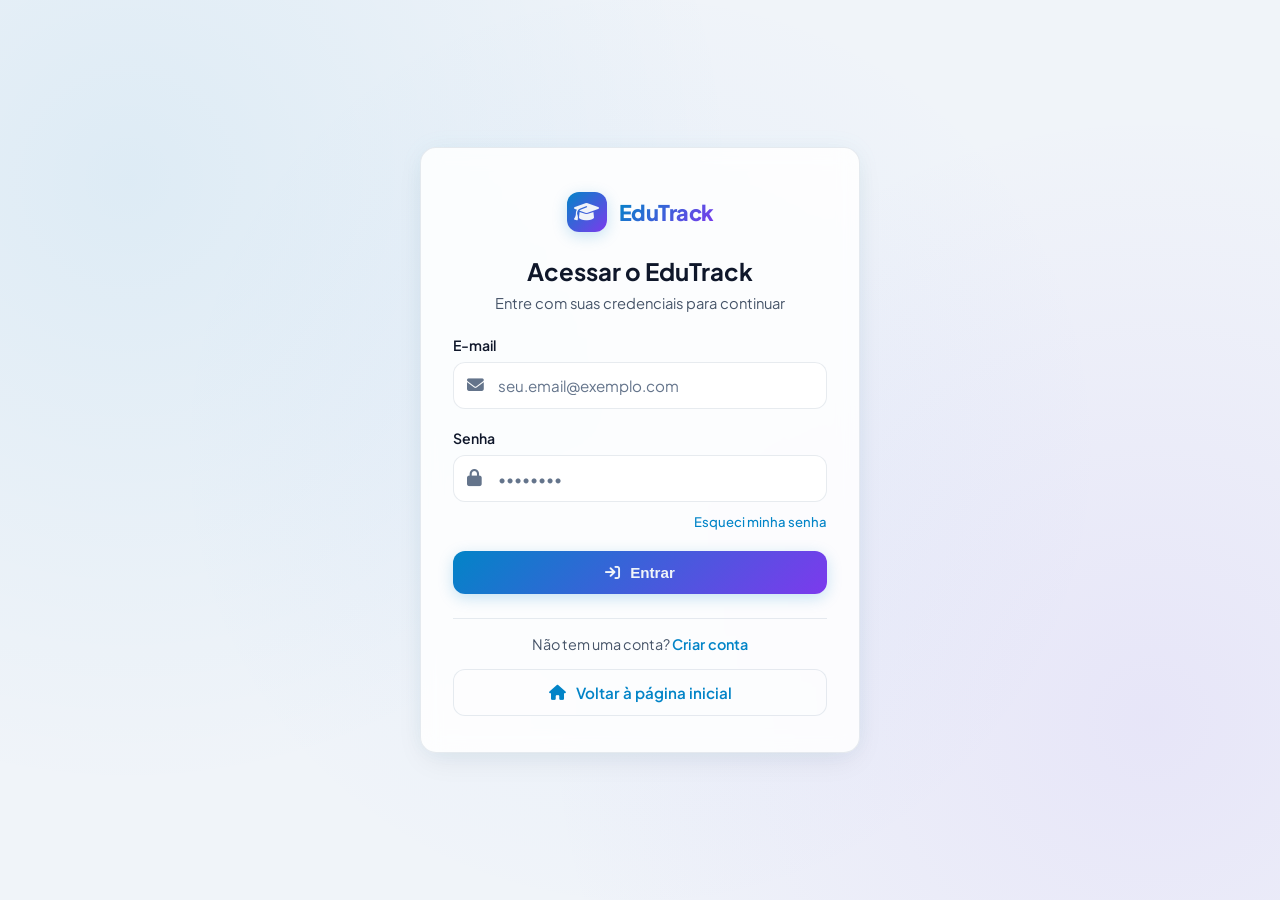
<file: pages/tasks.html>
<!DOCTYPE html>
<html lang="pt-BR">

<head>
    <meta charset="UTF-8">
    <meta name="viewport" content="width=device-width, initial-scale=1.0">
    <meta name="description" content="EduTrack AI - Gerenciamento de Tarefas Acadêmicas">
    <title>EduTrack AI - Tarefas</title>

    <!-- Font Awesome CDN -->
    <link rel="stylesheet" href="https://cdnjs.cloudflare.com/ajax/libs/font-awesome/6.5.1/css/all.min.css"
        crossorigin="anonymous" referrerpolicy="no-referrer" />

    <!-- Custom Stylesheet -->
    <link rel="stylesheet" href="../css/styles.css">

    <!-- Early Theme Restore Script -->
    <script>
        (function () {
            var t = localStorage.getItem('edutrack_theme') || 'light';
            document.documentElement.setAttribute('data-theme', t);
        })();
    </script>

    <style>
        /* Custom modal and extra component styles for Tasks */
        .modal-overlay {
            position: fixed;
            top: 0;
            left: 0;
            width: 100vw;
            height: 100vh;
            background: rgba(0, 0, 0, 0.6);
            backdrop-filter: blur(8px);
            z-index: 1000;
            display: flex;
            align-items: center;
            justify-content: center;
            padding: 20px;
        }

        .modal-card {
            background: var(--bg-card);
            border: 1px solid var(--border-color);
            border-radius: var(--radius-lg);
            width: 100%;
            max-width: 580px;
            box-shadow: var(--shadow-card);
            backdrop-filter: var(--card-backdrop);
            overflow: hidden;
            animation: modalFadeIn 0.25s ease-out;
        }

        .modal-card-sm {
            max-width: 440px;
        }

        @keyframes modalFadeIn {
            from {
                opacity: 0;
                transform: translateY(15px) scale(0.98);
            }

            to {
                opacity: 1;
                transform: translateY(0) scale(1);
            }
        }

        .modal-header {
            display: flex;
            align-items: center;
            justify-content: space-between;
            padding: 20px 24px;
            border-bottom: 1px solid var(--border-color);
        }

        .modal-header h3 {
            font-size: 1.25rem;
            font-weight: 700;
            color: var(--text-main);
            display: flex;
            align-items: center;
            gap: 10px;
        }

        .btn-close-modal {
            background: transparent;
            border: none;
            color: var(--text-muted);
            font-size: 1.2rem;
            cursor: pointer;
            transition: var(--transition);
        }

        .btn-close-modal:hover {
            color: var(--accent-cyan);
        }

        .modal-body {
            padding: 24px;
            display: flex;
            flex-direction: column;
            gap: 16px;
        }

        .form-row-2 {
            display: grid;
            grid-template-columns: 1fr 1fr;
            gap: 16px;
        }

        @media (max-width: 600px) {
            .form-row-2 {
                grid-template-columns: 1fr;
            }
        }

        .form-group {
            display: flex;
            flex-direction: column;
            gap: 6px;
        }

        .form-group label {
            font-size: 0.85rem;
            font-weight: 600;
            color: var(--text-muted);
        }

        .form-control {
            background: var(--bg-card);
            border: 1px solid var(--border-color);
            border-radius: var(--radius-sm);
            padding: 10px 14px;
            color: var(--text-main);
            font-size: 0.95rem;
            font-family: inherit;
            transition: var(--transition);
        }

        .form-control option {
            background-color: var(--bg-secondary);
            color: var(--text-main);
        }

        .form-control:focus {
            outline: none;
            border-color: var(--accent-cyan);
            box-shadow: 0 0 10px rgba(var(--accent-cyan-rgb), 0.25);
            background: var(--bg-card-hover);
        }

        textarea.form-control {
            resize: vertical;
            min-height: 80px;
        }

        .modal-footer {
            display: flex;
            align-items: center;
            justify-content: flex-end;
            gap: 12px;
            padding: 16px 24px;
            border-top: 1px solid var(--border-color);
            background: var(--bg-secondary);
        }

        .btn-primary {
            background: var(--gradient-primary);
            color: var(--brand-icon-text);
            border: none;
            border-radius: var(--radius-sm);
            padding: 10px 20px;
            font-weight: 700;
            cursor: pointer;
            display: inline-flex;
            align-items: center;
            gap: 8px;
            transition: var(--transition);
        }

        .btn-primary:hover {
            opacity: 0.9;
            transform: translateY(-1px);
            box-shadow: var(--shadow-cyan);
        }

        .btn-secondary {
            background: var(--bg-card-hover);
            color: var(--text-main);
            border: 1px solid var(--border-color);
            border-radius: var(--radius-sm);
            padding: 10px 18px;
            font-weight: 600;
            cursor: pointer;
            transition: var(--transition);
        }

        .btn-secondary:hover {
            background: var(--bg-secondary);
            border-color: var(--border-glow);
            color: var(--text-main);
        }

        .btn-secondary:hover {
            background: rgba(255, 255, 255, 0.1);
            color: var(--text-main);
        }

        .btn-danger {
            background: #ef4444;
            color: #ffffff;
            border: none;
            border-radius: var(--radius-sm);
            padding: 10px 18px;
            font-weight: 600;
            cursor: pointer;
            transition: var(--transition);
            display: inline-flex;
            align-items: center;
            gap: 8px;
        }

        .btn-danger:hover {
            background: #dc2626;
            box-shadow: 0 4px 15px rgba(239, 68, 68, 0.4);
        }

        /* Tasks Grid & Grouped Layout */
        .tasks-grid {
            display: flex;
            flex-direction: column;
            gap: 28px;
            margin-top: 24px;
        }

        .tasks-group-section {
            display: flex;
            flex-direction: column;
            gap: 14px;
        }

        .tasks-group-header {
            display: flex;
            align-items: center;
            gap: 10px;
            font-size: 1.05rem;
            font-weight: 700;
            color: var(--text-main);
            padding-bottom: 8px;
            border-bottom: 1px solid var(--border-color);
        }

        .tasks-group-header .group-count {
            background: rgba(255, 255, 255, 0.08);
            border: 1px solid var(--border-color);
            color: var(--text-muted);
            border-radius: 12px;
            padding: 2px 10px;
            font-size: 0.8rem;
            font-weight: 600;
        }

        .tasks-subgrid {
            display: grid;
            grid-template-columns: repeat(auto-fill, minmax(300px, 1fr));
            gap: 14px;
        }

        .task-card {
            background: var(--gradient-card);
            border: 1px solid var(--border-color);
            border-radius: var(--radius-md);
            padding: 14px 16px;
            display: flex;
            flex-direction: column;
            justify-content: space-between;
            gap: 10px;
            transition: var(--transition);
            position: relative;
            overflow: hidden;
        }

        .task-card:hover {
            border-color: rgba(83, 220, 227, 0.3);
            transform: translateY(-2px);
            box-shadow: var(--shadow-card);
        }

        .task-card::before {
            content: '';
            position: absolute;
            top: 0;
            left: 0;
            width: 100%;
            height: 3px;
            background: var(--gradient-primary);
            opacity: 0;
            transition: var(--transition);
        }

        .task-card:hover::before {
            opacity: 1;
        }

        /* Completed task cards styling - Dark Mode (Preserved original) */
        [data-theme="dark"] .task-card.task-card-completed {
            opacity: 0.82;
            background: rgba(18, 24, 36, 0.55);
            border-color: rgba(16, 185, 129, 0.25);
        }

        [data-theme="dark"] .task-card.task-card-completed:hover {
            opacity: 1;
            border-color: rgba(16, 185, 129, 0.45);
        }

        /* Completed task cards styling - Light Mode (Soft Blue-Cyan Aesthetic) */
        [data-theme="light"] .task-card.task-card-completed,
        :root:not([data-theme="dark"]) .task-card.task-card-completed {
            opacity: 1;
            background: linear-gradient(145deg, rgba(240, 249, 255, 0.92) 0%, rgba(224, 242, 254, 0.72) 100%);
            border: 1px solid rgba(2, 132, 199, 0.22);
            box-shadow: 0 4px 16px rgba(2, 132, 199, 0.06), var(--shadow-subtle);
            backdrop-filter: var(--card-backdrop);
        }

        [data-theme="light"] .task-card.task-card-completed:hover,
        :root:not([data-theme="dark"]) .task-card.task-card-completed:hover {
            opacity: 1;
            background: linear-gradient(145deg, rgba(245, 251, 255, 0.96) 0%, rgba(218, 240, 253, 0.82) 100%);
            border-color: rgba(2, 132, 199, 0.4);
            box-shadow: 0 8px 24px rgba(2, 132, 199, 0.12), var(--shadow-card);
            transform: translateY(-2px);
        }

        [data-theme="light"] .task-card.task-card-completed .task-description-box,
        :root:not([data-theme="dark"]) .task-card.task-card-completed .task-description-box {
            background: rgba(255, 255, 255, 0.6);
            border: 1px solid rgba(2, 132, 199, 0.12);
            color: var(--text-muted);
        }

        [data-theme="light"] .task-card.task-card-completed .task-card-actions-compact,
        :root:not([data-theme="dark"]) .task-card.task-card-completed .task-card-actions-compact {
            border-top: 1px solid rgba(2, 132, 199, 0.12);
        }

        [data-theme="light"] .task-card.task-card-completed .btn-card-action,
        :root:not([data-theme="dark"]) .task-card.task-card-completed .btn-card-action {
            background: rgba(255, 255, 255, 0.75);
            border-color: rgba(2, 132, 199, 0.18);
            color: var(--text-muted);
        }

        [data-theme="light"] .task-card.task-card-completed .btn-card-action:hover,
        :root:not([data-theme="dark"]) .task-card.task-card-completed .btn-card-action:hover {
            background: #ffffff;
            color: var(--text-main);
        }

        [data-theme="light"] .task-card.task-card-completed .status-badge-completed,
        :root:not([data-theme="dark"]) .task-card.task-card-completed .status-badge-completed {
            background: rgba(16, 185, 129, 0.12);
            color: #059669;
            border: 1px solid rgba(16, 185, 129, 0.3);
        }

        .task-card-top {
            display: flex;
            align-items: flex-start;
            gap: 12px;
        }

        /* Interactive Checkbox */
        .task-checkbox-wrapper {
            position: relative;
            display: inline-flex;
            align-items: center;
            justify-content: center;
            cursor: pointer;
            margin-top: 2px;
            user-select: none;
            flex-shrink: 0;
        }

        .task-checkbox-wrapper input[type="checkbox"] {
            position: absolute;
            opacity: 0;
            cursor: pointer;
            height: 0;
            width: 0;
        }

        .custom-checkbox {
            width: 20px;
            height: 20px;
            border-radius: 5px;
            border: 2px solid var(--border-color);
            background: rgba(255, 255, 255, 0.04);
            display: flex;
            align-items: center;
            justify-content: center;
            color: transparent;
            font-size: 0.75rem;
            transition: all 0.2s ease;
        }

        .task-checkbox-wrapper:hover .custom-checkbox {
            border-color: var(--accent-cyan);
            background: rgba(83, 220, 227, 0.1);
        }

        .task-checkbox-wrapper input:checked~.custom-checkbox {
            background: #10b981;
            border-color: #10b981;
            color: #ffffff;
        }

        .task-title-group {
            flex: 1;
            display: flex;
            flex-direction: column;
            gap: 6px;
        }

        .task-title {
            font-size: 1.02rem;
            font-weight: 700;
            color: var(--text-main);
            line-height: 1.35;
            word-break: break-word;
        }

        .task-title.completed-title {
            text-decoration: line-through;
            color: var(--text-muted);
        }

        .task-tags-row {
            display: flex;
            align-items: center;
            gap: 8px;
            flex-wrap: wrap;
        }

        .status-badge {
            padding: 3px 8px;
            border-radius: 20px;
            font-size: 0.75rem;
            font-weight: 600;
            white-space: nowrap;
            display: inline-flex;
            align-items: center;
            gap: 4px;
        }

        .status-badge-pending {
            background: rgba(245, 158, 11, 0.12);
            color: #fbbf24;
            border: 1px solid rgba(245, 158, 11, 0.3);
        }

        .status-badge-completed {
            background: rgba(16, 185, 129, 0.12);
            color: #34d399;
            border: 1px solid rgba(16, 185, 129, 0.3);
        }

        .task-subject-tag {
            background: rgba(83, 220, 227, 0.08);
            color: var(--accent-cyan);
            border: 1px solid rgba(83, 220, 227, 0.2);
            padding: 2px 8px;
            border-radius: var(--radius-sm);
            font-size: 0.75rem;
            font-weight: 600;
            display: inline-flex;
            align-items: center;
            gap: 5px;
            width: fit-content;
        }

        .task-card-body-compact {
            display: flex;
            flex-direction: column;
            gap: 6px;
            font-size: 0.85rem;
            color: var(--text-muted);
            margin-top: 2px;
        }

        .task-info-item {
            display: flex;
            align-items: center;
            gap: 8px;
        }

        .task-info-item i {
            color: var(--accent-lilac);
            width: 16px;
            text-align: center;
        }

        .task-description-box {
            background: rgba(255, 255, 255, 0.02);
            border-radius: var(--radius-sm);
            padding: 8px 10px;
            border: 1px solid rgba(255, 255, 255, 0.04);
            font-size: 0.82rem;
            line-height: 1.4;
            color: var(--text-muted);
            margin-top: 2px;
        }

        .task-card-actions-compact {
            display: flex;
            align-items: center;
            justify-content: flex-end;
            gap: 8px;
            padding-top: 10px;
            border-top: 1px solid rgba(255, 255, 255, 0.06);
            margin-top: 4px;
        }

        .btn-card-action {
            background: rgba(255, 255, 255, 0.04);
            border: 1px solid var(--border-color);
            color: var(--text-muted);
            border-radius: var(--radius-sm);
            padding: 5px 10px;
            font-size: 0.8rem;
            font-weight: 600;
            cursor: pointer;
            transition: var(--transition);
            display: inline-flex;
            align-items: center;
            gap: 5px;
        }

        .btn-card-action:hover {
            color: var(--text-main);
            background: rgba(255, 255, 255, 0.08);
        }

        .btn-card-action.edit-action:hover {
            color: var(--accent-cyan);
            border-color: rgba(83, 220, 227, 0.3);
        }

        .btn-card-action.delete-action:hover {
            color: #ef4444;
            border-color: rgba(239, 68, 68, 0.3);
        }

        /* Empty State Card */
        .empty-state-card {
            background: var(--bg-card);
            border: 1px dashed var(--border-color);
            border-radius: var(--radius-lg);
            padding: 48px 24px;
            text-align: center;
            margin-top: 32px;
            display: flex;
            flex-direction: column;
            align-items: center;
            gap: 16px;
        }

        .empty-state-icon {
            width: 64px;
            height: 64px;
            border-radius: 50%;
            background: rgba(83, 220, 227, 0.1);
            color: var(--accent-cyan);
            display: flex;
            align-items: center;
            justify-content: center;
            font-size: 1.8rem;
        }

        .empty-state-card h3 {
            font-size: 1.25rem;
            color: var(--text-main);
        }

        .empty-state-card p {
            color: var(--text-muted);
            max-width: 440px;
            font-size: 0.95rem;
        }

        /* Feedback Toast Banner */
        .alert-banner {
            padding: 12px 18px;
            border-radius: var(--radius-md);
            margin-bottom: 20px;
            display: flex;
            align-items: center;
            justify-content: space-between;
            font-size: 0.95rem;
            font-weight: 500;
            animation: fadeIn 0.3s ease;
        }

        .alert-banner-success {
            background: rgba(16, 185, 129, 0.12);
            border: 1px solid rgba(16, 185, 129, 0.3);
            color: #34d399;
        }

        .alert-banner-error {
            background: rgba(239, 68, 68, 0.12);
            border: 1px solid rgba(239, 68, 68, 0.3);
            color: #f87171;
        }

        /* Filter Toggle Button in Header Bar */
        .btn-filter-toggle {
            background: var(--bg-card);
            border: 1px solid var(--border-color);
            border-radius: var(--radius-sm);
            width: 42px;
            height: 42px;
            display: inline-flex;
            align-items: center;
            justify-content: center;
            color: var(--text-muted);
            font-size: 1.05rem;
            cursor: pointer;
            transition: var(--transition);
            flex-shrink: 0;
        }

        .btn-filter-toggle:hover {
            color: var(--accent-cyan);
            border-color: var(--border-glow);
            background: var(--bg-card-hover);
            box-shadow: 0 0 10px rgba(var(--accent-cyan-rgb), 0.2);
            transform: translateY(-1px);
        }

        .btn-filter-toggle.active {
            background: rgba(var(--accent-cyan-rgb), 0.15);
            border-color: var(--accent-cyan);
            color: var(--accent-cyan);
            box-shadow: 0 0 12px rgba(var(--accent-cyan-rgb), 0.25);
        }

        /* Tasks Filter Bar Component */
        .tasks-filters-bar {
            background: var(--bg-card);
            border: 1px solid var(--border-color);
            border-radius: var(--radius-md);
            padding: 16px 20px;
            margin-top: 20px;
            display: flex;
            flex-wrap: wrap;
            align-items: flex-end;
            gap: 16px;
            box-shadow: var(--shadow-subtle);
            backdrop-filter: var(--card-backdrop);
            transition: var(--transition);
            animation: fadeIn 0.2s ease-out;
        }

        .tasks-filters-bar .filter-group {
            display: flex;
            flex-direction: column;
            gap: 6px;
            flex: 1 1 180px;
            min-width: 150px;
        }

        .tasks-filters-bar .filter-group label {
            font-size: 0.8rem;
            font-weight: 600;
            color: var(--text-muted);
            display: flex;
            align-items: center;
            gap: 6px;
        }

        .tasks-filters-bar .filter-control {
            background: var(--bg-secondary);
            border: 1px solid var(--border-color);
            border-radius: var(--radius-sm);
            padding: 9px 12px;
            color: var(--text-main);
            font-size: 0.88rem;
            font-family: inherit;
            outline: none;
            width: 100%;
            transition: var(--transition);
        }

        .tasks-filters-bar .filter-control option {
            background: var(--bg-secondary);
            color: var(--text-main);
        }

        .tasks-filters-bar .filter-control:focus {
            border-color: var(--accent-cyan);
            box-shadow: 0 0 10px rgba(var(--accent-cyan-rgb), 0.2);
            background: var(--bg-card-hover);
        }

        .tasks-filters-bar .filter-actions {
            display: flex;
            align-items: flex-end;
            flex-shrink: 0;
        }

        .tasks-filters-bar .btn-clear-filters {
            background: var(--bg-secondary);
            border: 1px solid var(--border-color);
            color: var(--text-muted);
            padding: 9px 16px;
            border-radius: var(--radius-sm);
            font-size: 0.85rem;
            font-weight: 600;
            cursor: pointer;
            display: inline-flex;
            align-items: center;
            gap: 8px;
            transition: var(--transition);
            white-space: nowrap;
            height: 38px;
        }

        .tasks-filters-bar .btn-clear-filters:hover {
            background: rgba(239, 68, 68, 0.1);
            color: #ef4444;
            border-color: rgba(239, 68, 68, 0.3);
            transform: translateY(-1px);
        }

        @media (max-width: 768px) {
            .tasks-filters-bar {
                flex-direction: column;
                align-items: stretch;
                gap: 12px;
                padding: 14px 16px;
            }

            .tasks-filters-bar .filter-group {
                width: 100%;
                min-width: 100%;
            }

            .tasks-filters-bar .filter-actions {
                width: 100%;
            }

            .tasks-filters-bar .btn-clear-filters {
                width: 100%;
                justify-content: center;
            }
        }
    </style>
</head>

<body>

    <!-- ==========================================================================
         Fixed Left Sidebar Navigation
         ========================================================================== -->
    <aside class="sidebar" id="sidebar">
        <div class="sidebar-top">
            <div class="brand">
                <a href="../index.html" class="brand-link"
                    style="display:flex; align-items:center; gap:12px; text-decoration:none;">
                    <div class="brand-icon">
                        <i class="fa-solid fa-graduation-cap"></i>
                    </div>
                    <span class="brand-title">EduTrack</span>
                </a>
            </div>

            <nav>
                <ul class="nav-menu">
                    <li class="nav-item" id="nav-dashboard">
                        <a href="dashboard.html" aria-label="Dashboard">
                            <i class="fa-solid fa-chart-pie"></i>
                            <span>Dashboard</span>
                        </a>
                    </li>
                    <li class="nav-item" id="nav-disciplinas">
                        <a href="subjects.html" aria-label="Disciplinas">
                            <i class="fa-solid fa-book-bookmark"></i>
                            <span>Disciplinas</span>
                        </a>
                    </li>
                    <li class="nav-item active" id="nav-tarefas">
                        <a href="tasks.html" aria-label="Tarefas">
                            <i class="fa-solid fa-list-check"></i>
                            <span>Tarefas</span>
                        </a>
                    </li>
                    <li class="nav-item" id="nav-insights">
                        <a href="insights.html" aria-label="Insights">
                            <i class="fa-solid fa-brain"></i>
                            <span>Insights</span>
                        </a>
                    </li>
                    <li class="nav-item" id="nav-configuracoes">
                        <a href="settings.html" aria-label="Configurações">
                            <i class="fa-solid fa-gear"></i>
                            <span>Configurações</span>
                        </a>
                    </li>
                </ul>
            </nav>
        </div>

        <div class="sidebar-footer">
            <div class="user-quick-info" id="sidebar-user-profile" aria-label="Opções de conta">
                <div class="user-profile-default">
                    <div class="avatar-mini" id="user-avatar-mini">--</div>
                    <div class="user-quick-details">
                        <h4 id="user-name-sidebar">Carregando...</h4>
                        <p id="user-email-sidebar">Estudante</p>
                    </div>
                </div>
                <div class="user-account-action" id="btn-logout" title="Sair da conta" style="cursor: pointer;">
                    <i class="fa-solid fa-arrow-right-from-bracket"></i>
                    <span>Sair</span>
                </div>
            </div>
        </div>
    </aside>

    <!-- ==========================================================================
         Main App Container
         ========================================================================== -->
    <div class="app-container">
        <main class="main-content" id="main-content">

            <!-- Header Bar -->
            <header class="header-bar">
                <div class="welcome-text">
                    <h1 id="page-heading">Tarefas <i class="fa-solid fa-list-check"
                            style="color: var(--accent-cyan); font-size: 1.2rem;"></i></h1>
                    <p>Gerencie suas atividades acadêmicas, prazos, status e tempo de estudo.</p>
                </div>

                <div class="header-actions" style="display:flex; align-items:center; gap:12px; flex-wrap:wrap;">
                    <button type="button" class="btn-filter-toggle" id="btn-filter-toggle" title="Filtrar tarefas"
                        aria-label="Mostrar ou ocultar filtros" aria-expanded="false">
                        <i class="fa-solid fa-filter"></i>
                    </button>

                    <div class="search-box">
                        <input type="text" id="header-search" placeholder="Buscar por tarefa ou descrição..."
                            aria-label="Pesquisar">
                        <i class="fa-solid fa-magnifying-glass"></i>
                    </div>

                    <button class="btn-primary" id="btn-open-create-modal">
                        <i class="fa-solid fa-plus"></i> Nova Tarefa
                    </button>
                </div>
            </header>

            <!-- Alert Feedback Notification -->
            <div id="alert-feedback" class="alert-banner" style="display: none;">
                <div style="display:flex; align-items:center; gap:10px;">
                    <i id="alert-icon" class="fa-solid fa-circle-info"></i>
                    <span id="alert-message">Mensagem de notificação</span>
                </div>
                <button type="button" onclick="document.getElementById('alert-feedback').style.display='none'"
                    style="background:none; border:none; color:inherit; cursor:pointer;">
                    <i class="fa-solid fa-xmark"></i>
                </button>
            </div>

            <!-- Tasks Filters Bar -->
            <div class="tasks-filters-bar" id="tasks-filters-bar" aria-label="Filtros de tarefas"
                style="display: none;">
                <div class="filter-group">
                    <label for="filter-date-from"><i class="fa-solid fa-calendar-day"></i> De:</label>
                    <input type="date" id="filter-date-from" class="filter-control" title="Data inicial prevista">
                </div>
                <div class="filter-group">
                    <label for="filter-date-to"><i class="fa-solid fa-calendar-day"></i> Até:</label>
                    <input type="date" id="filter-date-to" class="filter-control" title="Data final prevista">
                </div>
                <div class="filter-group">
                    <label for="filter-status"><i class="fa-solid fa-circle-dot"></i> Status:</label>
                    <select id="filter-status" class="filter-control" aria-label="Filtrar por status">
                        <option value="">Todos os status</option>
                        <option value="pending">Pendente</option>
                        <option value="completed">Concluída</option>
                    </select>
                </div>
                <div class="filter-group">
                    <label for="filter-subject"><i class="fa-solid fa-book-bookmark"></i> Disciplina:</label>
                    <select id="filter-subject" class="filter-control" aria-label="Filtrar por disciplina">
                        <option value="">Todas as disciplinas</option>
                    </select>
                </div>
                <div class="filter-actions">
                    <button type="button" class="btn-clear-filters" id="btn-clear-filters"
                        title="Limpar todos os filtros">
                        <i class="fa-solid fa-filter-circle-xmark"></i> Limpar Filtros
                    </button>
                </div>
            </div>

            <!-- Stats Bar -->
            <div
                style="display:flex; align-items:center; justify-content:space-between; margin-top:0; color:var(--text-muted); font-size:0.9rem;">
                <div>
                    <span id="tasks-count-label">Exibindo <strong>0</strong> tarefas</span>
                </div>
                <div style="display:flex; flex-direction:column; align-items:flex-end; gap:3px; text-align:right;">
                    <div id="total-time-label">
                        Tempo estimado: <strong>0 min</strong>
                    </div>
                    <div id="spent-time-label">
                        Tempo de estudo: <strong>0 min</strong>
                    </div>
                </div>
            </div>

            <!-- Tasks Grid Container -->
            <div class="tasks-grid" id="tasks-grid">
                <!-- Dynamic cards rendered via JavaScript -->
            </div>

            <!-- Empty State Container -->
            <div class="empty-state-card" id="empty-state" style="display: none;">
                <div class="empty-state-icon">
                    <i class="fa-solid fa-list-check"></i>
                </div>
                <h3>Nenhuma tarefa cadastrada</h3>
                <p>Cadastre suas tarefas acadêmicas para organizar seus estudos e controlar seu tempo de dedicação.</p>
                <button class="btn-primary" id="btn-empty-create">
                    <i class="fa-solid fa-plus"></i> Cadastrar Primeira Tarefa
                </button>
            </div>

        </main>
    </div>

    <!-- ==========================================================================
         Create / Edit Task Modal
         ========================================================================== -->
    <div class="modal-overlay" id="task-modal" style="display: none;">
        <div class="modal-card">
            <div class="modal-header">
                <h3 id="modal-title"><i class="fa-solid fa-plus-circle" style="color:#53dce3;"></i> Nova Tarefa</h3>
                <button class="btn-close-modal" id="btn-close-modal" title="Fechar">
                    <i class="fa-solid fa-xmark"></i>
                </button>
            </div>

            <form id="form-task">
                <div class="modal-body">
                    <input type="hidden" id="task-id" value="">

                    <div class="form-group">
                        <label for="task-title">Título da Tarefa *</label>
                        <input type="text" id="task-title" class="form-control"
                            placeholder="Ex: Resolver lista de exercícios de Cálculo" required>
                    </div>

                    <div class="form-row-2">
                        <div class="form-group">
                            <label for="task-subject">Disciplina *</label>
                            <select id="task-subject" class="form-control" required>
                                <option value="" disabled selected>Selecione uma disciplina...</option>
                            </select>
                        </div>

                        <div class="form-group">
                            <label for="task-status">Status *</label>
                            <select id="task-status" class="form-control" required>
                                <option value="pending">Pendente</option>
                                <option value="completed">Concluída</option>
                            </select>
                        </div>
                    </div>

                    <div class="form-row-2">
                        <div class="form-group">
                            <label for="task-due-date">Data Prevista *</label>
                            <input type="date" id="task-due-date" class="form-control" required>
                        </div>

                        <div class="form-group">
                            <label for="task-estimated-time">Tempo Estimado (minutos) *</label>
                            <input type="number" id="task-estimated-time" class="form-control" placeholder="Ex: 60"
                                min="1" step="1" required>
                        </div>
                    </div>

                    <div class="form-group" id="form-group-spent-time" style="display: none;">
                        <label for="task-spent-time" id="label-spent-time">Tempo Gasto (minutos)</label>
                        <input type="number" id="task-spent-time" class="form-control" placeholder="Ex: 45 (opcional)"
                            min="0" step="1" disabled>
                    </div>

                    <div class="form-group">
                        <label for="task-description">Descrição</label>
                        <textarea id="task-description" class="form-control"
                            placeholder="Insira instruções, capítulos para leitura ou anotações extras..."></textarea>
                    </div>
                </div>

                <div class="modal-footer">
                    <button type="button" class="btn-secondary" id="btn-cancel-task">Cancelar</button>
                    <button type="submit" class="btn-primary" id="btn-save-task">
                        <i class="fa-solid fa-floppy-disk"></i> Salvar
                    </button>
                </div>
            </form>
        </div>
    </div>

    <!-- ==========================================================================
         Deletion Confirmation Modal
         ========================================================================== -->
    <div class="modal-overlay" id="delete-modal" style="display: none;">
        <div class="modal-card modal-card-sm">
            <div class="modal-header" style="border-bottom-color: rgba(239, 68, 68, 0.2);">
                <h3 style="color:#ef4444;"><i class="fa-solid fa-triangle-exclamation"></i> Confirmar Exclusão</h3>
                <button class="btn-close-modal" id="btn-close-delete-modal" title="Fechar">
                    <i class="fa-solid fa-xmark"></i>
                </button>
            </div>

            <div class="modal-body">
                <p style="color:var(--text-main); font-size:0.95rem; line-height:1.5;">
                    Tem certeza de que deseja excluir a tarefa <strong id="delete-task-title"
                        style="color:var(--accent-cyan);"></strong>?
                </p>
                <p style="color:var(--text-muted); font-size:0.85rem;">
                    Esta ação removerá o registro permanentemente do EduTrack AI.
                </p>
            </div>

            <div class="modal-footer">
                <button type="button" class="btn-secondary" id="btn-cancel-delete">Cancelar</button>
                <button type="button" class="btn-danger" id="btn-confirm-delete">
                    <i class="fa-solid fa-trash-can"></i> Confirmar Exclusão
                </button>
            </div>
        </div>
    </div>

    <!-- Centralized Auth Service -->
    <script src="../js/auth.js"></script>

    <!-- Tasks Management Logic -->
    <script>
        document.addEventListener('DOMContentLoaded', async () => {
            // 1. Authentication Guard
            if (typeof EduTrackAuth === 'undefined' || !EduTrackAuth.isAuthenticated()) {
                window.location.href = 'auth/login.html';
                return;
            }

            // Load User Info into Sidebar
            try {
                const user = await EduTrackAuth.getMe();
                if (user) {
                    const nameEl = document.getElementById('user-name-sidebar');
                    const emailEl = document.getElementById('user-email-sidebar');
                    const avatarEl = document.getElementById('user-avatar-mini');

                    if (nameEl) nameEl.textContent = user.name || user.email || 'Estudante';
                    if (emailEl) emailEl.textContent = user.email || '';
                    if (avatarEl) avatarEl.textContent = EduTrackAuth.getInitials(user.name, user.email);
                }
            } catch (err) {
                console.warn('Sessão expirada ou inválida:', err);
                EduTrackAuth.logout('auth/login.html');
                return;
            }

            // Logout Listener
            const btnLogout = document.getElementById('btn-logout');
            if (btnLogout) {
                btnLogout.addEventListener('click', () => EduTrackAuth.logout('auth/login.html'));
            }

            // 2. DOM Elements
            const gridEl = document.getElementById('tasks-grid');
            const emptyStateEl = document.getElementById('empty-state');
            const countLabelEl = document.getElementById('tasks-count-label');
            const totalTimeEl = document.getElementById('total-time-label');
            const spentTimeEl = document.getElementById('spent-time-label');
            const searchInput = document.getElementById('header-search');

            const filterDateFrom = document.getElementById('filter-date-from');
            const filterDateTo = document.getElementById('filter-date-to');
            const filterStatus = document.getElementById('filter-status');
            const filterSubject = document.getElementById('filter-subject');
            const btnClearFilters = document.getElementById('btn-clear-filters');
            const btnFilterToggle = document.getElementById('btn-filter-toggle');
            const tasksFiltersBar = document.getElementById('tasks-filters-bar');

            const taskModal = document.getElementById('task-modal');
            const modalTitle = document.getElementById('modal-title');
            const formTask = document.getElementById('form-task');
            const taskIdInput = document.getElementById('task-id');
            const titleInput = document.getElementById('task-title');
            const subjectSelect = document.getElementById('task-subject');
            const statusSelect = document.getElementById('task-status');
            const dueDateInput = document.getElementById('task-due-date');
            const estimatedTimeInput = document.getElementById('task-estimated-time');
            const spentTimeInput = document.getElementById('task-spent-time');
            const formGroupSpentTime = document.getElementById('form-group-spent-time');
            const labelSpentTime = document.getElementById('label-spent-time');
            const descriptionInput = document.getElementById('task-description');

            const btnOpenCreate = document.getElementById('btn-open-create-modal');
            const btnEmptyCreate = document.getElementById('btn-empty-create');
            const btnCloseModal = document.getElementById('btn-close-modal');
            const btnCancelTask = document.getElementById('btn-cancel-task');
            const btnSaveTask = document.getElementById('btn-save-task');

            const deleteModal = document.getElementById('delete-modal');
            const deleteTitleEl = document.getElementById('delete-task-title');
            const btnCloseDeleteModal = document.getElementById('btn-close-delete-modal');
            const btnCancelDelete = document.getElementById('btn-cancel-delete');
            const btnConfirmDelete = document.getElementById('btn-confirm-delete');

            const alertBox = document.getElementById('alert-feedback');
            const alertIcon = document.getElementById('alert-icon');
            const alertMessage = document.getElementById('alert-message');

            let tasksList = [];
            let subjectsMap = new Map(); // id -> name
            let deletingTaskId = null;
            let isCompletingViaCheckbox = false;

            // Base URLs
            const tasksBaseUrl = EduTrackAuth.XANO_TASKS_URL || 'https://x8ki-letl-twmt.n7.xano.io/api:8PdLH3Ls';
            const subjectsBaseUrl = EduTrackAuth.XANO_SUBJECTS_URL || 'https://x8ki-letl-twmt.n7.xano.io/api:asoARar9';

            // 3. UI Helpers
            function showAlert(message, type = 'success') {
                if (!alertBox) return;
                alertBox.className = `alert-banner ${type === 'success' ? 'alert-banner-success' : 'alert-banner-error'}`;
                if (alertIcon) {
                    alertIcon.className = type === 'success' ? 'fa-solid fa-circle-check' : 'fa-solid fa-circle-exclamation';
                }
                if (alertMessage) alertMessage.textContent = message;
                alertBox.style.display = 'flex';
                setTimeout(() => {
                    alertBox.style.display = 'none';
                }, 4000);
            }

            function formatDate(dateString) {
                if (!dateString) return null;
                try {
                    const parts = String(dateString).split('T')[0].split('-');
                    if (parts.length === 3) {
                        return `${parts[2]}/${parts[1]}/${parts[0]}`;
                    }
                    const d = new Date(dateString);
                    if (isNaN(d.getTime())) return dateString;
                    return d.toLocaleDateString('pt-BR');
                } catch (e) {
                    return dateString;
                }
            }

            function formatTimeMinutes(minutes) {
                if (minutes === null || minutes === undefined || minutes === '') return '0 min';
                const mins = Number(minutes);
                if (isNaN(mins)) return '0 min';
                if (mins < 60) return `${mins} min`;
                const hrs = Math.floor(mins / 60);
                const remMins = mins % 60;
                return remMins > 0 ? `${hrs}h ${remMins}min` : `${hrs}h`;
            }

            function updateSpentTimeVisibility(status, isMandatory = false) {
                const isCompleted = status === 'completed';
                if (formGroupSpentTime) {
                    formGroupSpentTime.style.display = isCompleted ? 'flex' : 'none';
                }
                if (spentTimeInput) {
                    spentTimeInput.disabled = !isCompleted;
                    if (isCompleted) {
                        if (isMandatory) {
                            spentTimeInput.required = true;
                            if (labelSpentTime) labelSpentTime.innerHTML = 'Tempo Gasto (minutos) *';
                            spentTimeInput.placeholder = 'Ex: 45 (obrigatório)';
                        } else {
                            spentTimeInput.required = false;
                            if (labelSpentTime) labelSpentTime.innerHTML = 'Tempo Gasto (minutos)';
                            spentTimeInput.placeholder = 'Ex: 45 (opcional)';
                        }
                    } else {
                        spentTimeInput.required = false;
                        if (labelSpentTime) labelSpentTime.innerHTML = 'Tempo Gasto (minutos)';
                    }
                }
            }

            function openCreateModal() {
                isCompletingViaCheckbox = false;
                formTask.reset();
                taskIdInput.value = '';
                statusSelect.value = 'pending';
                updateSpentTimeVisibility('pending', false);
                modalTitle.innerHTML = '<i class="fa-solid fa-plus-circle" style="color:#53dce3;"></i> Nova Tarefa';
                taskModal.style.display = 'flex';
                titleInput.focus();
            }

            function openEditModal(task, options = {}) {
                isCompletingViaCheckbox = !!options.completingFromCheckbox;
                formTask.reset();
                taskIdInput.value = task.id;
                modalTitle.innerHTML = isCompletingViaCheckbox
                    ? '<i class="fa-solid fa-circle-check" style="color:#53dce3;"></i> Concluir Tarefa'
                    : '<i class="fa-solid fa-pen-to-square" style="color:#53dce3;"></i> Editar Tarefa';

                titleInput.value = task.title || '';
                subjectSelect.value = task.subject_id || '';

                const currentStatus = isCompletingViaCheckbox ? 'completed' : (task.status || 'pending');
                statusSelect.value = currentStatus;

                // Format due_date for input[type="date"] (YYYY-MM-DD)
                if (task.due_date) {
                    const formatted = String(task.due_date).split('T')[0];
                    dueDateInput.value = formatted;
                } else {
                    dueDateInput.value = '';
                }

                estimatedTimeInput.value = task.estimated_time !== null && task.estimated_time !== undefined ? task.estimated_time : '';
                spentTimeInput.value = task.spent_time !== null && task.spent_time !== undefined ? task.spent_time : '';
                descriptionInput.value = task.description || '';

                updateSpentTimeVisibility(currentStatus, isCompletingViaCheckbox);

                taskModal.style.display = 'flex';
                if (isCompletingViaCheckbox) {
                    spentTimeInput.focus();
                } else {
                    titleInput.focus();
                }
            }

            function closeModal() {
                isCompletingViaCheckbox = false;
                taskModal.style.display = 'none';
                formTask.reset();
                updateSpentTimeVisibility('pending', false);
                renderTasks();
            }

            function openDeleteModal(task) {
                deletingTaskId = task.id;
                deleteTitleEl.textContent = task.title;
                deleteModal.style.display = 'flex';
            }

            function closeDeleteModal() {
                deletingTaskId = null;
                deleteModal.style.display = 'none';
            }

            // 4. API Calls
            async function fetchSubjects() {
                try {
                    const response = await fetch(`${subjectsBaseUrl}/subjects`, {
                        method: 'GET',
                        headers: EduTrackAuth.getAuthHeaders()
                    });

                    if (response.status === 401) {
                        EduTrackAuth.logout('auth/login.html');
                        return;
                    }

                    const data = await response.json();
                    const subjects = Array.isArray(data) ? data : [];

                    const prevFilterSubjectVal = filterSubject ? filterSubject.value : '';
                    subjectsMap.clear();
                    subjectSelect.innerHTML = '<option value="" disabled selected>Selecione uma disciplina...</option>';
                    if (filterSubject) {
                        filterSubject.innerHTML = '<option value="">Todas as disciplinas</option>';
                    }

                    if (subjects.length === 0) {
                        const opt = document.createElement('option');
                        opt.value = '';
                        opt.disabled = true;
                        opt.textContent = 'Nenhuma disciplina cadastrada';
                        subjectSelect.appendChild(opt);
                    } else {
                        subjects.forEach(s => {
                            subjectsMap.set(s.id, s.name);
                            const opt = document.createElement('option');
                            opt.value = s.id;
                            opt.textContent = s.name;
                            subjectSelect.appendChild(opt);

                            if (filterSubject) {
                                const filterOpt = document.createElement('option');
                                filterOpt.value = s.id;
                                filterOpt.textContent = s.name;
                                filterSubject.appendChild(filterOpt);
                            }
                        });

                        if (filterSubject && prevFilterSubjectVal) {
                            filterSubject.value = prevFilterSubjectVal;
                        }
                    }
                } catch (err) {
                    console.error('Erro ao buscar disciplinas para select:', err);
                }
            }

            async function fetchTasks() {
                try {
                    const response = await fetch(`${tasksBaseUrl}/academic_tasks`, {
                        method: 'GET',
                        headers: EduTrackAuth.getAuthHeaders()
                    });

                    if (response.status === 401) {
                        EduTrackAuth.logout('auth/login.html');
                        return;
                    }

                    const data = await response.json();
                    tasksList = Array.isArray(data) ? data : [];
                    renderTasks();
                } catch (err) {
                    console.error('Erro ao buscar tarefas:', err);
                    showAlert('Não foi possível carregar a lista de tarefas.', 'error');
                }
            }

            function renderTasks() {
                const query = searchInput ? searchInput.value.toLowerCase().trim() : '';
                const dateFrom = filterDateFrom ? filterDateFrom.value : '';
                const dateTo = filterDateTo ? filterDateTo.value : '';
                const selectedStatus = filterStatus ? filterStatus.value : '';
                const selectedSubject = filterSubject ? filterSubject.value : '';

                const filtered = tasksList.filter(t => {
                    // 1. Text search: matches title, description, or subject name
                    const matchTitle = t.title && t.title.toLowerCase().includes(query);
                    const matchDesc = t.description && t.description.toLowerCase().includes(query);
                    const subjectName = subjectsMap.get(t.subject_id) || '';
                    const matchSubject = subjectName.toLowerCase().includes(query);
                    const matchText = !query || (matchTitle || matchDesc || matchSubject);

                    // 2. Date range filter: compare due_date (YYYY-MM-DD)
                    const taskDate = t.due_date ? String(t.due_date).split('T')[0] : '';
                    const matchDateFrom = !dateFrom || (taskDate && taskDate >= dateFrom);
                    const matchDateTo = !dateTo || (taskDate && taskDate <= dateTo);

                    // 3. Status filter: 'pending' or 'completed'
                    const matchStatus = !selectedStatus || t.status === selectedStatus;

                    // 4. Subject filter: matching subject_id
                    const matchSubjectSelect = !selectedSubject || String(t.subject_id) === String(selectedSubject);

                    // Conjunctive combination (AND)
                    return matchText && matchDateFrom && matchDateTo && matchStatus && matchSubjectSelect;
                });

                if (tasksList.length === 0) {
                    gridEl.style.display = 'none';
                    emptyStateEl.style.display = 'flex';
                    if (countLabelEl) countLabelEl.innerHTML = 'Exibindo <strong>0</strong> tarefas';
                    if (totalTimeEl) totalTimeEl.innerHTML = 'Tempo estimado: <strong>0 min</strong>';
                    if (spentTimeEl) spentTimeEl.innerHTML = 'Tempo de estudo: <strong>0 min</strong>';
                    return;
                }

                emptyStateEl.style.display = 'none';
                gridEl.style.display = 'flex';

                const totalEstimatedMinutes = filtered.reduce((acc, curr) => acc + (Number(curr.estimated_time) || 0), 0);
                const totalSpentMinutes = filtered
                    .filter(t => t.status === 'completed' && t.spent_time !== null && t.spent_time !== undefined && t.spent_time !== '')
                    .reduce((acc, curr) => acc + (Number(curr.spent_time) || 0), 0);

                if (countLabelEl) countLabelEl.innerHTML = `Exibindo <strong>${filtered.length}</strong> de <strong>${tasksList.length}</strong> tarefas`;
                if (totalTimeEl) totalTimeEl.innerHTML = `Tempo estimado: <strong>${formatTimeMinutes(totalEstimatedMinutes)}</strong>`;
                if (spentTimeEl) spentTimeEl.innerHTML = `Tempo de estudo: <strong>${formatTimeMinutes(totalSpentMinutes)}</strong>`;

                if (filtered.length === 0) {
                    gridEl.innerHTML = `
                        <div style="text-align: center; padding: 48px 20px; color: var(--text-muted); width: 100%;">
                            <i class="fa-solid fa-filter-circle-xmark" style="font-size: 2.2rem; margin-bottom: 14px; opacity: 0.6; color: var(--accent-cyan);"></i>
                            <h4 style="font-size: 1.1rem; color: var(--text-main); margin-bottom: 8px;">Nenhuma tarefa encontrada</h4>
                            <p style="font-size: 0.9rem; max-width: 440px; margin: 0 auto 16px auto;">Nenhuma tarefa corresponde aos filtros selecionados. Tente ajustar os parâmetros ou limpar os filtros.</p>
                            <button type="button" class="btn-secondary" onclick="window.clearAllFilters()" style="padding: 8px 18px; font-size: 0.88rem; display: inline-flex; align-items: center; gap: 8px;">
                                <i class="fa-solid fa-rotate-left"></i> Limpar Filtros
                            </button>
                        </div>
                    `;
                    return;
                }

                const completedTasks = filtered.filter(t => t.status === 'completed');
                const pendingTasks = filtered.filter(t => t.status === 'pending');

                let html = '';

                // 1. Tarefas Pendentes
                html += `
                    <section class="tasks-group-section">
                        <div class="tasks-group-header">
                            <i class="fa-solid fa-clock" style="color: #fbbf24;"></i>
                            <span>Pendentes</span>
                            <span class="group-count">${pendingTasks.length}</span>
                        </div>
                        ${pendingTasks.length > 0 ? `
                            <div class="tasks-subgrid">
                                ${pendingTasks.map(t => renderTaskCardHtml(t)).join('')}
                            </div>
                        ` : `
                            <p style="color: var(--text-muted); font-size: 0.88rem; padding: 8px 0; font-style: italic;">Nenhuma tarefa pendente!</p>
                        `}
                    </section>
                `;

                // 2. Tarefas Concluídas
                html += `
                    <section class="tasks-group-section">
                        <div class="tasks-group-header">
                            <i class="fa-solid fa-circle-check" style="color: #34d399;"></i>
                            <span>Concluídas</span>
                            <span class="group-count">${completedTasks.length}</span>
                        </div>
                        ${completedTasks.length > 0 ? `
                            <div class="tasks-subgrid">
                                ${completedTasks.map(t => renderTaskCardHtml(t)).join('')}
                            </div>
                        ` : `
                            <p style="color: var(--text-muted); font-size: 0.88rem; padding: 8px 0; font-style: italic;">Nenhuma tarefa concluída nesta visão.</p>
                        `}
                    </section>
                `;

                gridEl.innerHTML = html;
            }

            function renderTaskCardHtml(t) {
                const isCompleted = t.status === 'completed';
                const statusClass = isCompleted ? 'status-badge-completed' : 'status-badge-pending';
                const statusText = isCompleted ? 'Concluída' : 'Pendente';
                const statusIcon = isCompleted ? 'fa-circle-check' : 'fa-clock';

                const statusBadge = `<span class="status-badge ${statusClass}"><i class="fa-solid ${statusIcon}"></i> ${statusText}</span>`;
                const subjectName = subjectsMap.get(t.subject_id) || `Disciplina #${t.subject_id}`;
                const subjectTag = `<span class="task-subject-tag"><i class="fa-solid fa-book"></i> ${escapeHtml(subjectName)}</span>`;

                const formattedDueDate = formatDate(t.due_date);
                const dueDateLine = formattedDueDate
                    ? `<div class="task-info-item"><i class="fa-solid fa-calendar-days"></i> <span>Entrega: ${formattedDueDate}</span></div>`
                    : '';

                const estimatedText = formatTimeMinutes(t.estimated_time);
                const spentText = t.spent_time !== null && t.spent_time !== undefined && t.spent_time !== ''
                    ? formatTimeMinutes(t.spent_time)
                    : null;

                const timeLine = `<div class="task-info-item"><i class="fa-solid fa-hourglass-half"></i> <span>Estimado: ${estimatedText}${spentText ? ` | Gasto: ${spentText}` : ''}</span></div>`;

                const descBox = t.description
                    ? `<div class="task-description-box"><i class="fa-solid fa-align-left" style="color:var(--accent-lilac); margin-right:4px;"></i> ${escapeHtml(t.description)}</div>`
                    : '';

                return `
                    <div class="task-card ${isCompleted ? 'task-card-completed' : ''}" data-id="${t.id}">
                        <div class="task-card-top">
                            <label class="task-checkbox-wrapper" title="${isCompleted ? 'Marcar como pendente' : 'Marcar como concluída'}">
                                <input type="checkbox" ${isCompleted ? 'checked' : ''} onchange="window.toggleTaskStatus(${t.id}, this.checked)">
                                <span class="custom-checkbox"><i class="fa-solid fa-check"></i></span>
                            </label>
                            <div class="task-title-group">
                                <h3 class="task-title ${isCompleted ? 'completed-title' : ''}">${escapeHtml(t.title)}</h3>
                                <div class="task-tags-row">
                                    ${subjectTag}
                                    ${statusBadge}
                                </div>
                            </div>
                        </div>
                        <div class="task-card-body-compact">
                            ${dueDateLine}
                            ${timeLine}
                            ${descBox}
                        </div>
                        <div class="task-card-actions-compact">
                            <button type="button" class="btn-card-action edit-action" onclick="window.editTask(${t.id})">
                                <i class="fa-solid fa-pen-to-square"></i> Editar
                            </button>
                            <button type="button" class="btn-card-action delete-action" onclick="window.deleteTask(${t.id})">
                                <i class="fa-solid fa-trash-can"></i> Excluir
                            </button>
                        </div>
                    </div>
                `;
            }

            function escapeHtml(str) {
                if (!str) return '';
                return String(str)
                    .replace(/&/g, '&amp;')
                    .replace(/</g, '&lt;')
                    .replace(/>/g, '&gt;')
                    .replace(/"/g, '&quot;');
            }

            // Expose Window action handlers
            window.toggleTaskStatus = async (id, isChecked) => {
                const task = tasksList.find(t => t.id === id);
                if (!task) return;

                if (task.status === 'pending' && isChecked) {
                    // Do not complete immediately: keep unchecked and open edit modal with completed status
                    renderTasks();
                    openEditModal(task, { completingFromCheckbox: true });
                    return;
                }

                if (task.status === 'completed' && !isChecked) {
                    const oldStatus = task.status;
                    const newStatus = 'pending';

                    // Optimistic local update
                    task.status = newStatus;
                    renderTasks();

                    try {
                        const response = await fetch(`${tasksBaseUrl}/academic_tasks/${id}`, {
                            method: 'PATCH',
                            headers: EduTrackAuth.getAuthHeaders(),
                            body: JSON.stringify({ status: newStatus })
                        });

                        if (!response.ok) {
                            const errData = await response.json().catch(() => ({}));
                            throw new Error(errData.message || errData.error || 'Erro ao atualizar status da tarefa.');
                        }

                        showAlert('Tarefa marcada como pendente!', 'success');
                    } catch (err) {
                        console.error('Erro ao alternar status da tarefa:', err);
                        task.status = oldStatus;
                        renderTasks();
                        showAlert(err.message || 'Não foi possível atualizar o status da tarefa.', 'error');
                    }
                }
            };

            window.editTask = (id) => {
                const task = tasksList.find(t => t.id === id);
                if (task) openEditModal(task);
            };

            window.deleteTask = (id) => {
                const task = tasksList.find(t => t.id === id);
                if (task) openDeleteModal(task);
            };

            // Form Submit Handler (POST / PATCH)
            formTask.addEventListener('submit', async (e) => {
                e.preventDefault();

                const id = taskIdInput.value;
                const isEdit = !!id;

                const payload = {
                    title: titleInput.value.trim(),
                    subject_id: Number(subjectSelect.value),
                    status: statusSelect.value,
                    due_date: dueDateInput.value,
                    estimated_time: Number(estimatedTimeInput.value),
                    spent_time: spentTimeInput.value !== '' ? Number(spentTimeInput.value) : null,
                    description: descriptionInput.value.trim() || null
                };

                if (!payload.title) {
                    showAlert('O título da tarefa é obrigatório.', 'error');
                    return;
                }

                if (!payload.subject_id) {
                    showAlert('Selecione uma disciplina.', 'error');
                    return;
                }

                if (!payload.due_date) {
                    showAlert('A data prevista é obrigatória.', 'error');
                    return;
                }

                if (isNaN(payload.estimated_time) || payload.estimated_time <= 0) {
                    showAlert('O tempo estimado deve ser maior que zero minutos.', 'error');
                    return;
                }

                if (isCompletingViaCheckbox) {
                    const spentVal = spentTimeInput.value.trim() !== '' ? Number(spentTimeInput.value) : NaN;
                    if (spentTimeInput.value.trim() === '' || isNaN(spentVal) || spentVal < 0) {
                        showAlert('Informe o tempo gasto (em minutos) antes de confirmar a conclusão.', 'error');
                        spentTimeInput.focus();
                        return;
                    }
                }

                btnSaveTask.disabled = true;
                btnSaveTask.innerHTML = '<i class="fa-solid fa-spinner fa-spin"></i> Salvando...';

                try {
                    const url = isEdit
                        ? `${tasksBaseUrl}/academic_tasks/${id}`
                        : `${tasksBaseUrl}/academic_tasks`;

                    const method = isEdit ? 'PATCH' : 'POST';

                    const response = await fetch(url, {
                        method: method,
                        headers: EduTrackAuth.getAuthHeaders(),
                        body: JSON.stringify(payload)
                    });

                    if (!response.ok) {
                        const errData = await response.json().catch(() => ({}));
                        throw new Error(errData.message || errData.error || 'Erro ao salvar tarefa.');
                    }

                    showAlert(`Tarefa ${isEdit ? 'atualizada' : 'criada'} com sucesso!`, 'success');
                    closeModal();
                    await fetchTasks();
                } catch (err) {
                    console.error('Erro ao salvar tarefa:', err);
                    showAlert(err.message || 'Falha ao salvar tarefa.', 'error');
                } finally {
                    btnSaveTask.disabled = false;
                    btnSaveTask.innerHTML = '<i class="fa-solid fa-floppy-disk"></i> Salvar';
                }
            });

            // Confirm Delete Handler (DELETE)
            btnConfirmDelete.addEventListener('click', async () => {
                if (!deletingTaskId) return;

                btnConfirmDelete.disabled = true;
                btnConfirmDelete.innerHTML = '<i class="fa-solid fa-spinner fa-spin"></i> Excluindo...';

                try {
                    const response = await fetch(`${tasksBaseUrl}/academic_tasks/${deletingTaskId}`, {
                        method: 'DELETE',
                        headers: EduTrackAuth.getAuthHeaders()
                    });

                    if (!response.ok) {
                        const errData = await response.json().catch(() => ({}));
                        throw new Error(errData.message || errData.error || 'Erro ao excluir tarefa.');
                    }

                    showAlert('Tarefa excluída com sucesso!', 'success');
                    closeDeleteModal();
                    await fetchTasks();
                } catch (err) {
                    console.error('Erro ao excluir tarefa:', err);
                    showAlert(err.message || 'Falha ao excluir tarefa.', 'error');
                } finally {
                    btnConfirmDelete.disabled = false;
                    btnConfirmDelete.innerHTML = '<i class="fa-solid fa-trash-can"></i> Confirmar Exclusão';
                }
            });

            // Event Listeners for Modals
            if (btnOpenCreate) btnOpenCreate.addEventListener('click', openCreateModal);
            if (btnEmptyCreate) btnEmptyCreate.addEventListener('click', openCreateModal);
            if (btnCloseModal) btnCloseModal.addEventListener('click', closeModal);
            if (btnCancelTask) btnCancelTask.addEventListener('click', closeModal);
            if (taskModal) {
                taskModal.addEventListener('click', (e) => {
                    if (e.target === taskModal) closeModal();
                });
            }

            if (statusSelect) {
                statusSelect.addEventListener('change', () => {
                    updateSpentTimeVisibility(statusSelect.value, isCompletingViaCheckbox);
                });
            }

            if (btnCloseDeleteModal) btnCloseDeleteModal.addEventListener('click', closeDeleteModal);
            if (btnCancelDelete) btnCancelDelete.addEventListener('click', closeDeleteModal);

            if (searchInput) searchInput.addEventListener('input', renderTasks);

            // Clear all filters function
            function clearAllFilters() {
                if (filterDateFrom) filterDateFrom.value = '';
                if (filterDateTo) filterDateTo.value = '';
                if (filterStatus) filterStatus.value = '';
                if (filterSubject) filterSubject.value = '';
                if (searchInput) searchInput.value = '';
                renderTasks();
            }
            window.clearAllFilters = clearAllFilters;

            // Event Listeners for Filter Controls
            if (filterDateFrom) filterDateFrom.addEventListener('change', renderTasks);
            if (filterDateTo) filterDateTo.addEventListener('change', renderTasks);
            if (filterStatus) filterStatus.addEventListener('change', renderTasks);
            if (filterSubject) filterSubject.addEventListener('change', renderTasks);
            if (btnClearFilters) btnClearFilters.addEventListener('click', clearAllFilters);

            // Toggle Filter Panel Visibility
            if (btnFilterToggle && tasksFiltersBar) {
                btnFilterToggle.addEventListener('click', () => {
                    const isHidden = tasksFiltersBar.style.display === 'none';
                    if (isHidden) {
                        tasksFiltersBar.style.display = 'flex';
                        btnFilterToggle.classList.add('active');
                        btnFilterToggle.setAttribute('aria-expanded', 'true');
                    } else {
                        tasksFiltersBar.style.display = 'none';
                        btnFilterToggle.classList.remove('active');
                        btnFilterToggle.setAttribute('aria-expanded', 'false');
                    }
                });
            }

            // Initial Data Fetching
            await fetchSubjects();
            await fetchTasks();
        });
    </script>
</body>

</html>
</file>
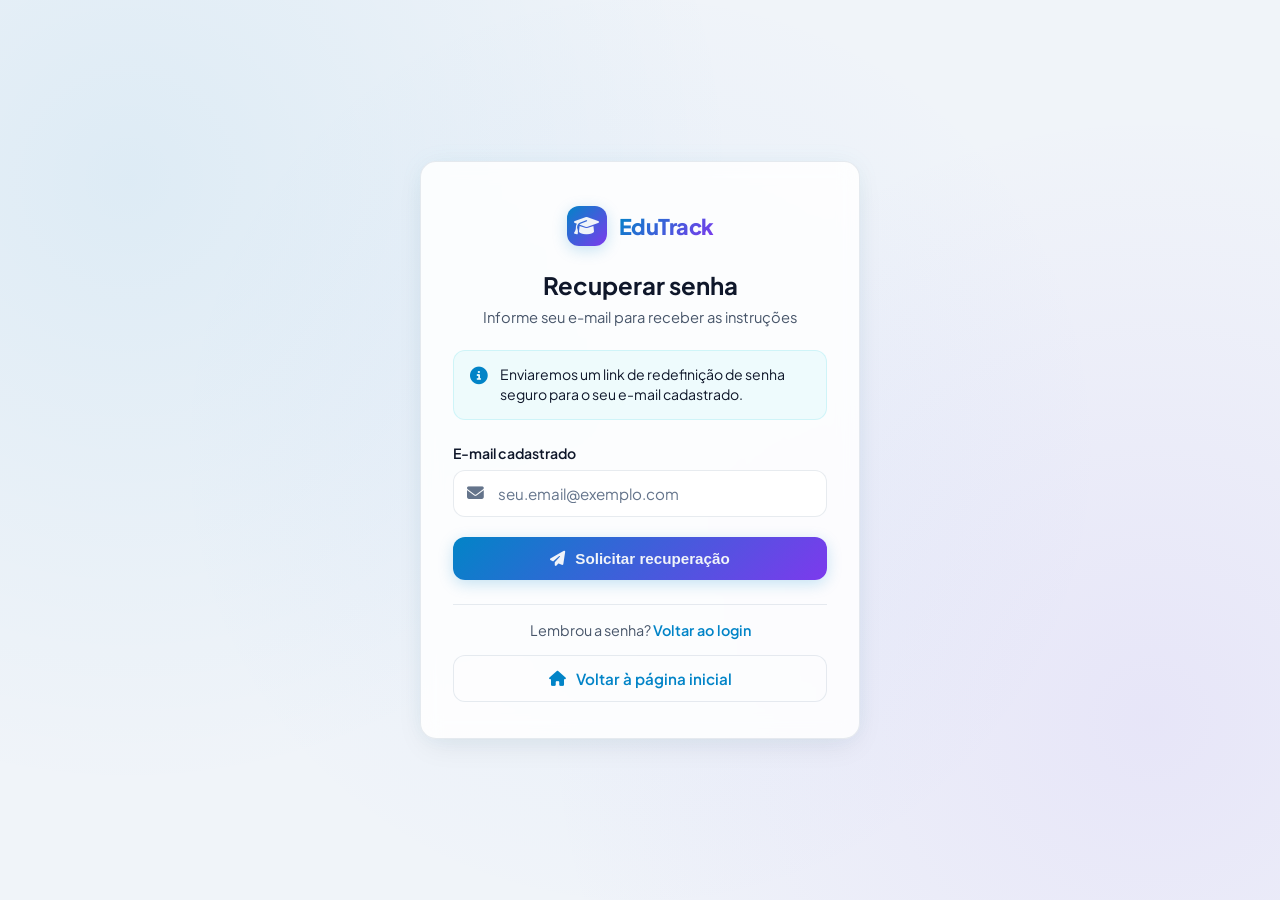
<file: pages/auth/forgot-password.html>
<!DOCTYPE html>
<html lang="pt-BR">
<head>
    <meta charset="UTF-8">
    <meta name="viewport" content="width=device-width, initial-scale=1.0">
    <meta name="description" content="EduTrack AI - Recuperação de senha">
    <title>EduTrack AI - Recuperar Senha</title>
    
    <!-- Font Awesome CDN -->
    <link rel="stylesheet" href="https://cdnjs.cloudflare.com/ajax/libs/font-awesome/6.5.1/css/all.min.css" crossorigin="anonymous" referrerpolicy="no-referrer" />
    
    <!-- Custom Stylesheet -->
    <link rel="stylesheet" href="../../css/styles.css">

    <!-- Early Theme Restore Script -->
    <script>
        (function() {
            var t = localStorage.getItem('edutrack_theme') || 'light';
            document.documentElement.setAttribute('data-theme', t);
        })();
    </script>
</head>
<body class="auth-body">

    <div class="auth-container">
        <div class="auth-card">
            
            <div class="auth-card-header">
                <a href="../../index.html" class="brand" style="text-decoration:none;">
                    <div class="brand-icon">
                        <i class="fa-solid fa-graduation-cap"></i>
                    </div>
                    <span class="brand-title">EduTrack</span>
                </a>
                <h2>Recuperar senha</h2>
                <p>Informe seu e-mail para receber as instruções</p>
            </div>

            <div class="auth-info-box">
                <i class="fa-solid fa-circle-info info-icon"></i>
                <span>Enviaremos um link de redefinição de senha seguro para o seu e-mail cadastrado.</span>
            </div>

            <form class="auth-form" id="form-recovery" action="login.html" method="GET">
                <div class="auth-input-group">
                    <label for="recovery-email">E-mail cadastrado</label>
                    <div class="input-wrapper">
                        <i class="fa-solid fa-envelope input-icon"></i>
                        <input type="email" id="recovery-email" name="email" placeholder="seu.email@exemplo.com" required>
                    </div>
                </div>

                <div class="auth-alert-success" id="recovery-feedback" style="display: none;">
                    <i class="fa-solid fa-circle-check"></i>
                    <span>Instruções de recuperação enviadas com sucesso! (Demonstração visual)</span>
                </div>

                <button type="submit" class="auth-btn-primary full-width" id="btn-submit-recovery">
                    <i class="fa-solid fa-paper-plane"></i> Solicitar recuperação
                </button>
            </form>

            <div class="auth-card-footer">
                <p>Lembrou a senha? <a href="login.html">Voltar ao login</a></p>
                <a href="../../index.html" class="auth-btn-secondary full-width btn-back-home">
                    <i class="fa-solid fa-house"></i> Voltar à página inicial
                </a>
            </div>

        </div>
    </div>

    <!-- JavaScript Interactions -->
    <script src="../../js/auth.js"></script>
    <script src="../../js/app.js"></script>
</body>
</html>
</file>
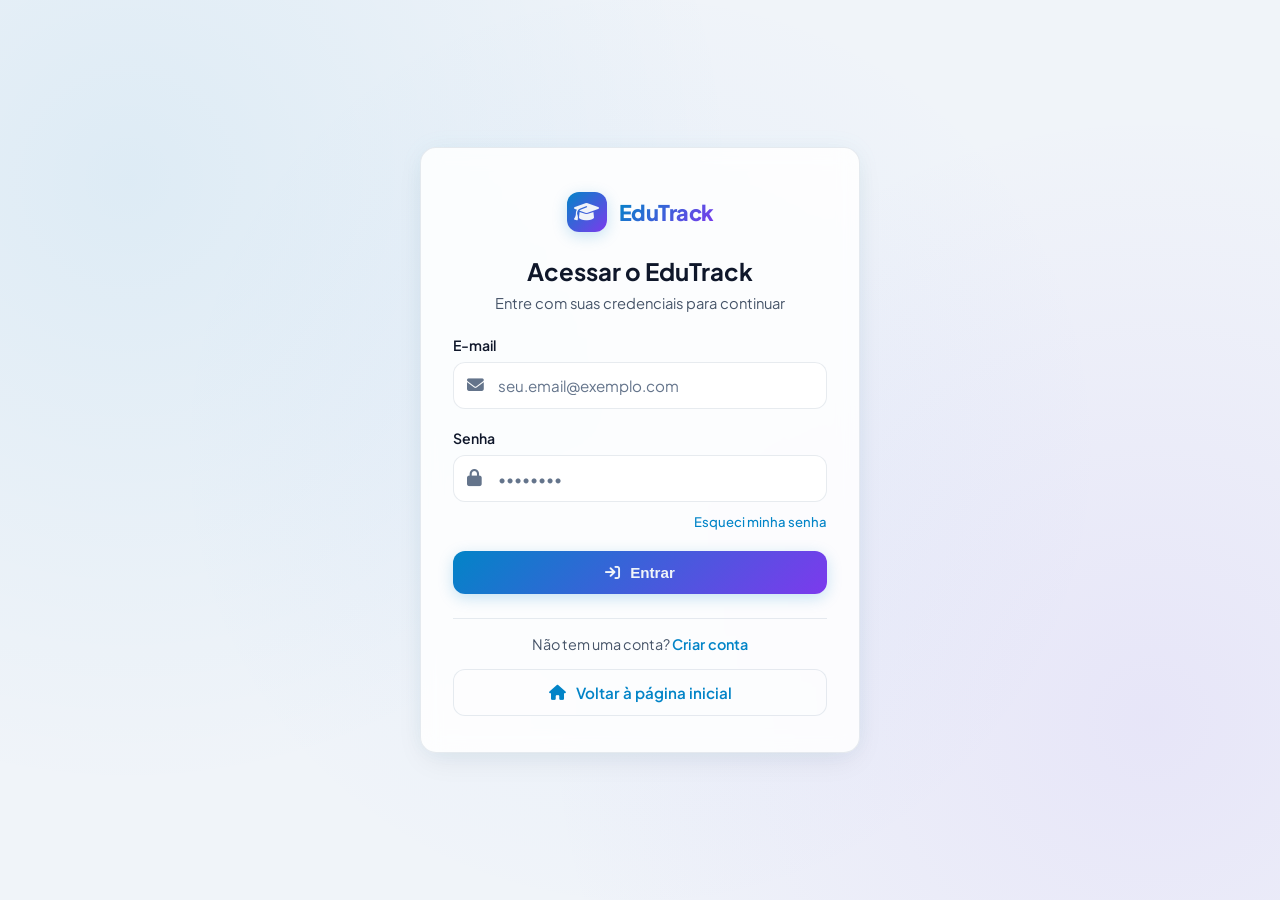
<file: pages/auth/login.html>
<!DOCTYPE html>
<html lang="pt-BR">
<head>
    <meta charset="UTF-8">
    <meta name="viewport" content="width=device-width, initial-scale=1.0">
    <meta name="description" content="EduTrack AI - Acesse sua conta">
    <title>EduTrack AI - Login</title>
    
    <!-- Font Awesome CDN -->
    <link rel="stylesheet" href="https://cdnjs.cloudflare.com/ajax/libs/font-awesome/6.5.1/css/all.min.css" crossorigin="anonymous" referrerpolicy="no-referrer" />
    
    <!-- Custom Stylesheet -->
    <link rel="stylesheet" href="../../css/styles.css">

    <!-- Early Theme Restore Script -->
    <script>
        (function() {
            var t = localStorage.getItem('edutrack_theme') || 'light';
            document.documentElement.setAttribute('data-theme', t);
        })();
    </script>
</head>
<body class="auth-body">

    <div class="auth-container">
        <div class="auth-card">
            
            <div class="auth-card-header">
                <a href="../../index.html" class="brand" style="text-decoration:none;">
                    <div class="brand-icon">
                        <i class="fa-solid fa-graduation-cap"></i>
                    </div>
                    <span class="brand-title">EduTrack</span>
                </a>
                <h2>Acessar o EduTrack</h2>
                <p>Entre com suas credenciais para continuar</p>
            </div>

            <form class="auth-form" id="form-login">
                <div class="auth-input-group">
                    <label for="login-email">E-mail</label>
                    <div class="input-wrapper">
                        <i class="fa-solid fa-envelope input-icon"></i>
                        <input type="email" id="login-email" name="email" placeholder="seu.email@exemplo.com" required>
                    </div>
                </div>

                <div class="auth-input-group">
                    <label for="login-password">Senha</label>
                    <div class="input-wrapper">
                        <i class="fa-solid fa-lock input-icon"></i>
                        <input type="password" id="login-password" name="password" placeholder="••••••••" required>
                    </div>
                    <div style="text-align: right;">
                        <a href="forgot-password.html" class="auth-link-sm">Esqueci minha senha</a>
                    </div>
                    
                </div>

                <div class="auth-alert-error" id="login-feedback" style="display: none;">
                    <i class="fa-solid fa-circle-exclamation"></i>
                    <span id="login-feedback-text"></span>
                </div>

                <button type="submit" class="auth-btn-primary full-width" id="btn-submit-login">
                    <i class="fa-solid fa-arrow-right-to-bracket"></i> Entrar
                </button>
            </form>

            <div class="auth-card-footer">
                <p>Não tem uma conta? <a href="register.html">Criar conta</a></p>
                <a href="../../index.html" class="auth-btn-secondary full-width btn-back-home">
                    <i class="fa-solid fa-house"></i> Voltar à página inicial
                </a>
            </div>

        </div>
    </div>

    <!-- JavaScript Interactions -->
    <script src="../../js/auth.js"></script>
    <script src="../../js/app.js"></script>
</body>
</html>
</file>
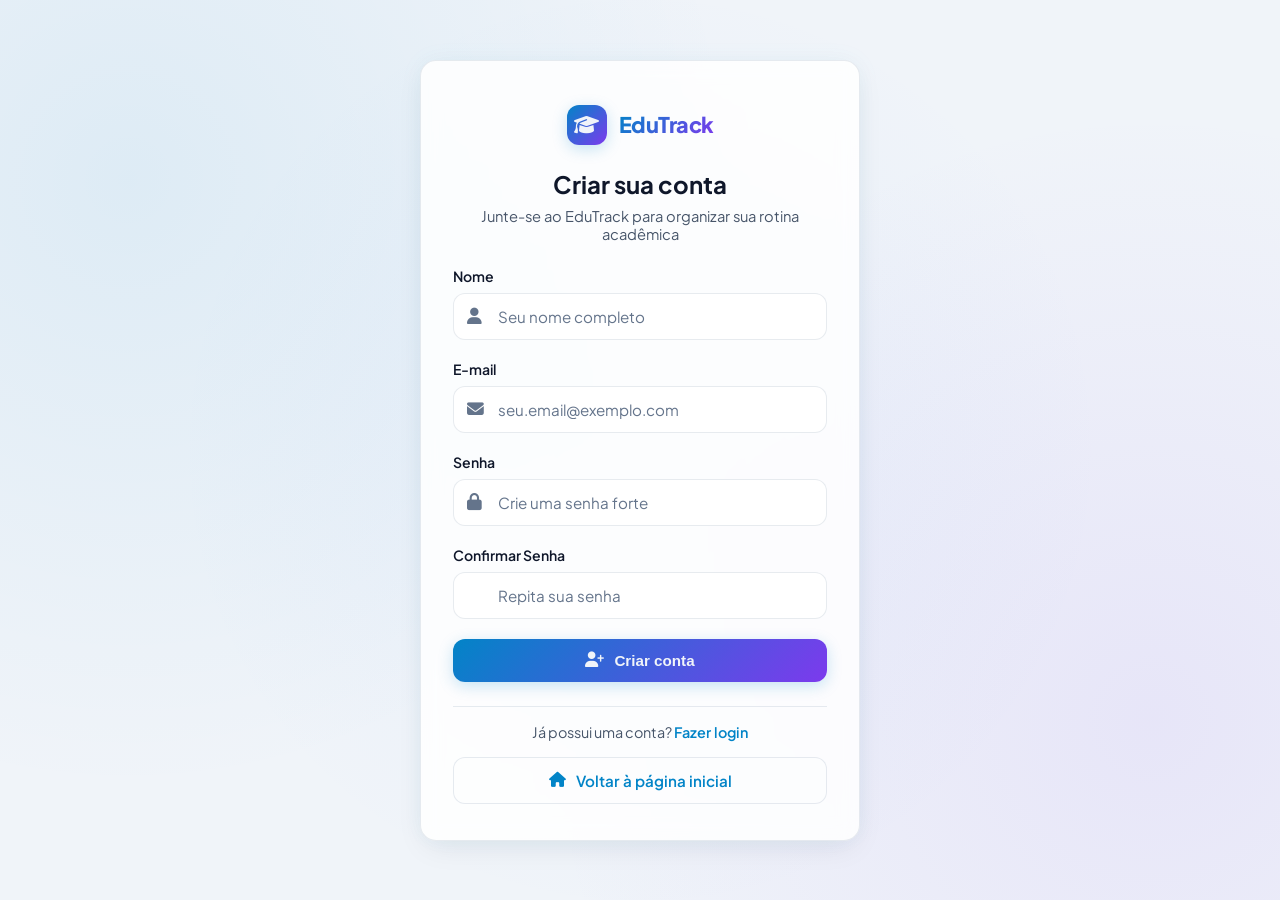
<file: pages/auth/register.html>
<!DOCTYPE html>
<html lang="pt-BR">
<head>
    <meta charset="UTF-8">
    <meta name="viewport" content="width=device-width, initial-scale=1.0">
    <meta name="description" content="EduTrack AI - Criar uma nova conta">
    <title>EduTrack AI - Cadastro</title>
    
    <!-- Font Awesome CDN -->
    <link rel="stylesheet" href="https://cdnjs.cloudflare.com/ajax/libs/font-awesome/6.5.1/css/all.min.css" crossorigin="anonymous" referrerpolicy="no-referrer" />
    
    <!-- Custom Stylesheet -->
    <link rel="stylesheet" href="../../css/styles.css">

    <!-- Early Theme Restore Script -->
    <script>
        (function() {
            var t = localStorage.getItem('edutrack_theme') || 'light';
            document.documentElement.setAttribute('data-theme', t);
        })();
    </script>
</head>
<body class="auth-body">

    <div class="auth-container">
        <div class="auth-card">
            
            <div class="auth-card-header">
                <a href="../../index.html" class="brand" style="text-decoration:none;">
                    <div class="brand-icon">
                        <i class="fa-solid fa-graduation-cap"></i>
                    </div>
                    <span class="brand-title">EduTrack</span>
                </a>
                <h2>Criar sua conta</h2>
                <p>Junte-se ao EduTrack para organizar sua rotina acadêmica</p>
            </div>

            <form class="auth-form" id="form-register">
                <div class="auth-input-group">
                    <label for="register-name">Nome</label>
                    <div class="input-wrapper">
                        <i class="fa-solid fa-user input-icon"></i>
                        <input type="text" id="register-name" name="name" placeholder="Seu nome completo" required>
                    </div>
                </div>

                <div class="auth-input-group">
                    <label for="register-email">E-mail</label>
                    <div class="input-wrapper">
                        <i class="fa-solid fa-envelope input-icon"></i>
                        <input type="email" id="register-email" name="email" placeholder="seu.email@exemplo.com" required>
                    </div>
                </div>

                <div class="auth-input-group">
                    <label for="register-password">Senha</label>
                    <div class="input-wrapper">
                        <i class="fa-solid fa-lock input-icon"></i>
                        <input type="password" id="register-password" name="password" placeholder="Crie uma senha forte" required>
                    </div>
                </div>

                <div class="auth-input-group">
                    <label for="register-confirm-password">Confirmar Senha</label>
                    <div class="input-wrapper">
                        <i class="fa-solid fa-lock-keyhole input-icon"></i>
                        <input type="password" id="register-confirm-password" name="confirm_password" placeholder="Repita sua senha" required>
                    </div>
                </div>

                <div class="auth-alert-error" id="register-feedback" style="display: none;">
                    <i class="fa-solid fa-circle-exclamation"></i>
                    <span id="register-feedback-text"></span>
                </div>

                <button type="submit" class="auth-btn-primary full-width" id="btn-submit-register">
                    <i class="fa-solid fa-user-plus"></i> Criar conta
                </button>
            </form>

            <div class="auth-card-footer">
                <p>Já possui uma conta? <a href="login.html">Fazer login</a></p>
                <a href="../../index.html" class="auth-btn-secondary full-width btn-back-home">
                    <i class="fa-solid fa-house"></i> Voltar à página inicial
                </a>
            </div>

        </div>
    </div>

    <!-- JavaScript Interactions -->
    <script src="../../js/auth.js"></script>
    <script src="../../js/app.js"></script>
</body>
</html>
</file>
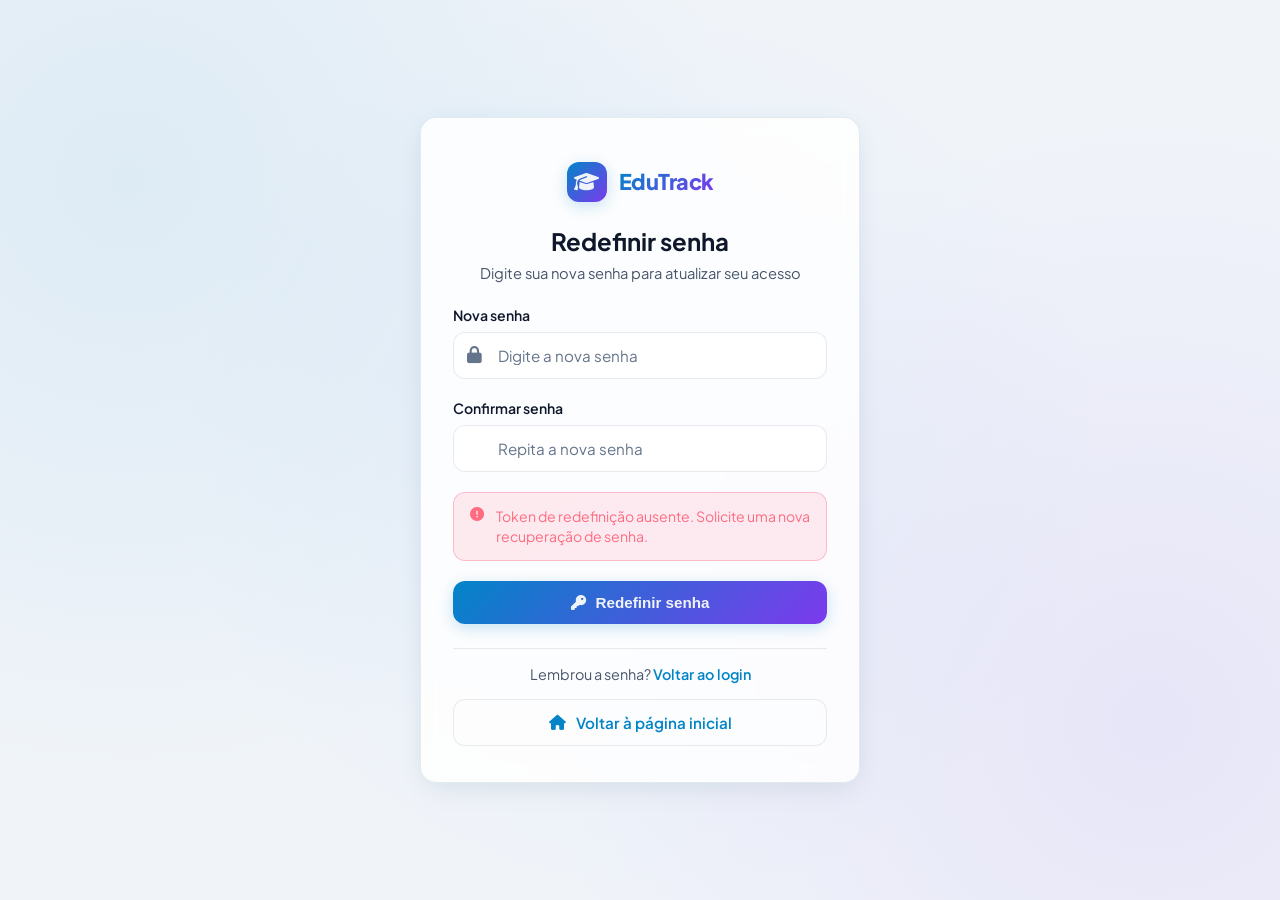
<file: pages/auth/reset-password.html>
<!DOCTYPE html>
<html lang="pt-BR">
<head>
    <meta charset="UTF-8">
    <meta name="viewport" content="width=device-width, initial-scale=1.0">
    <meta name="description" content="EduTrack AI - Redefinição de senha">
    <title>EduTrack AI - Redefinir Senha</title>
    
    <!-- Font Awesome CDN -->
    <link rel="stylesheet" href="https://cdnjs.cloudflare.com/ajax/libs/font-awesome/6.5.1/css/all.min.css" crossorigin="anonymous" referrerpolicy="no-referrer" />
    
    <!-- Custom Stylesheet -->
    <link rel="stylesheet" href="../../css/styles.css">

    <!-- Early Theme Restore Script -->
    <script>
        (function() {
            var t = localStorage.getItem('edutrack_theme') || 'light';
            document.documentElement.setAttribute('data-theme', t);
        })();
    </script>
</head>
<body class="auth-body">

    <div class="auth-container">
        <div class="auth-card">
            
            <div class="auth-card-header">
                <a href="../../index.html" class="brand" style="text-decoration:none;">
                    <div class="brand-icon">
                        <i class="fa-solid fa-graduation-cap"></i>
                    </div>
                    <span class="brand-title">EduTrack</span>
                </a>
                <h2>Redefinir senha</h2>
                <p>Digite sua nova senha para atualizar seu acesso</p>
            </div>

            <form class="auth-form" id="form-reset-password">
                <div class="auth-input-group">
                    <label for="reset-password">Nova senha</label>
                    <div class="input-wrapper">
                        <i class="fa-solid fa-lock input-icon"></i>
                        <input type="password" id="reset-password" name="new_password" placeholder="Digite a nova senha" required>
                    </div>
                </div>

                <div class="auth-input-group">
                    <label for="reset-confirm-password">Confirmar senha</label>
                    <div class="input-wrapper">
                        <i class="fa-solid fa-lock-keyhole input-icon"></i>
                        <input type="password" id="reset-confirm-password" name="confirm_password" placeholder="Repita a nova senha" required>
                    </div>
                </div>

                <div class="auth-alert-error" id="reset-feedback" style="display: none;">
                    <i class="fa-solid fa-circle-exclamation"></i>
                    <span id="reset-feedback-text"></span>
                </div>

                <button type="submit" class="auth-btn-primary full-width" id="btn-submit-reset">
                    <i class="fa-solid fa-key"></i> Redefinir senha
                </button>
            </form>

            <div class="auth-card-footer">
                <p>Lembrou a senha? <a href="login.html">Voltar ao login</a></p>
                <a href="../../index.html" class="auth-btn-secondary full-width btn-back-home">
                    <i class="fa-solid fa-house"></i> Voltar à página inicial
                </a>
            </div>

        </div>
    </div>

    <!-- JavaScript Interactions -->
    <script src="../../js/auth.js"></script>
    <script src="../../js/app.js"></script>
</body>
</html>
</file>
<file: css/styles.css>
/* ==========================================================================
   EduTrack AI - Dashboard Design System & Dark Mode Stylesheet
   Color Palette:
   - Primary Background: #090d16
   - Secondary Background: #0f1523
   - Container Background: #141c2e
   - Card Hover/Border Accent: #1c273e
   - Accent Cyan: #53dce3
   - Accent Lilac: #b19bf1
   - Text Primary: #f0f4f8
   - Text Secondary: #94a3b8
   ========================================================================== */

@import url('https://fonts.googleapis.com/css2?family=Plus+Jakarta+Sans:wght@400;500;600;700;800&display=swap');

:root {
    /* Shared Layout & Utility Variables */
    --sidebar-width: 260px;
    --right-panel-width: 330px;
    --radius-lg: 16px;
    --radius-md: 12px;
    --radius-sm: 8px;
    --transition: all 0.25s ease-in-out;
    
    /* Default (Light Mode) Tokens */
    --bg-main: #f0f4f9;
    --bg-secondary: #ffffff;
    --bg-card: rgba(255, 255, 255, 0.85);
    --bg-card-hover: rgba(255, 255, 255, 0.98);
    
    --border-color: rgba(148, 163, 184, 0.22);
    --border-glow: rgba(14, 165, 233, 0.35);
    
    --accent-cyan: #0284c7;
    --accent-cyan-rgb: 2, 132, 199;
    --accent-lilac: #7c3aed;
    --accent-lilac-rgb: 124, 58, 237;
    
    --gradient-primary: linear-gradient(135deg, #0284c7 0%, #7c3aed 100%);
    --gradient-card: linear-gradient(145deg, rgba(255, 255, 255, 0.92) 0%, rgba(241, 245, 249, 0.88) 100%);
    
    --text-main: #0f172a;
    --text-muted: #475569;
    --text-dim: #64748b;
    
    --shadow-cyan: 0 4px 15px rgba(2, 132, 199, 0.22);
    --shadow-lilac: 0 4px 15px rgba(124, 58, 237, 0.2);
    --shadow-card: 0 10px 30px -5px rgba(15, 23, 42, 0.08);
    --shadow-subtle: 0 4px 20px rgba(0, 0, 0, 0.05);
    
    --bg-radial-1: rgba(2, 132, 199, 0.08);
    --bg-radial-2: rgba(124, 58, 237, 0.08);
    --bg-radial-3: rgba(59, 130, 246, 0.05);
    
    --card-backdrop: blur(12px);
    --brand-icon-text: #ffffff;
}

/* Explicit Light Mode Selector */
[data-theme="light"] {
    --bg-main: #f0f4f9;
    --bg-secondary: #ffffff;
    --bg-card: rgba(255, 255, 255, 0.85);
    --bg-card-hover: rgba(255, 255, 255, 0.98);
    
    --border-color: rgba(148, 163, 184, 0.22);
    --border-glow: rgba(14, 165, 233, 0.35);
    
    --accent-cyan: #0284c7;
    --accent-cyan-rgb: 2, 132, 199;
    --accent-lilac: #7c3aed;
    --accent-lilac-rgb: 124, 58, 237;
    
    --gradient-primary: linear-gradient(135deg, #0284c7 0%, #7c3aed 100%);
    --gradient-card: linear-gradient(145deg, rgba(255, 255, 255, 0.92) 0%, rgba(241, 245, 249, 0.88) 100%);
    
    --text-main: #0f172a;
    --text-muted: #475569;
    --text-dim: #64748b;
    
    --shadow-cyan: 0 4px 15px rgba(2, 132, 199, 0.22);
    --shadow-lilac: 0 4px 15px rgba(124, 58, 237, 0.2);
    --shadow-card: 0 10px 30px -5px rgba(15, 23, 42, 0.08);
    --shadow-subtle: 0 4px 20px rgba(0, 0, 0, 0.05);
    
    --bg-radial-1: rgba(2, 132, 199, 0.08);
    --bg-radial-2: rgba(124, 58, 237, 0.08);
    --bg-radial-3: rgba(59, 130, 246, 0.05);
    
    --card-backdrop: blur(12px);
    --brand-icon-text: #ffffff;
}

/* Preserved Dark Mode Selector - Exact original colors */
[data-theme="dark"] {
    --bg-main: #090d16;
    --bg-secondary: #0f1523;
    --bg-card: #141c2e;
    --bg-card-hover: #19233a;
    
    --border-color: rgba(255, 255, 255, 0.07);
    --border-glow: rgba(83, 220, 227, 0.25);
    
    --accent-cyan: #53dce3;
    --accent-cyan-rgb: 83, 220, 227;
    --accent-lilac: #b19bf1;
    --accent-lilac-rgb: 177, 155, 241;
    
    --gradient-primary: linear-gradient(135deg, #53dce3 0%, #b19bf1 100%);
    --gradient-card: linear-gradient(145deg, rgba(20, 28, 46, 0.8) 0%, rgba(15, 21, 35, 0.9) 100%);
    
    --text-main: #f0f4f8;
    --text-muted: #94a3b8;
    --text-dim: #64748b;
    
    --shadow-cyan: 0 4px 15px rgba(83, 220, 227, 0.4);
    --shadow-lilac: 0 0 10px rgba(177, 155, 241, 0.3);
    --shadow-card: 0 10px 30px -5px rgba(0, 0, 0, 0.5);
    --shadow-subtle: 0 4px 20px rgba(0, 0, 0, 0.3);
    
    --bg-radial-1: rgba(83, 220, 227, 0.04);
    --bg-radial-2: rgba(177, 155, 241, 0.04);
    --bg-radial-3: rgba(83, 220, 227, 0.02);
    
    --card-backdrop: none;
    --brand-icon-text: #090d16;
}

* {
    margin: 0;
    padding: 0;
    box-sizing: border-box;
}

body {
    font-family: 'Plus Jakarta Sans', sans-serif;
    background-color: var(--bg-main);
    color: var(--text-main);
    min-height: 100vh;
    display: flex;
    overflow-x: hidden;
    background-image: 
        radial-gradient(circle at 10% 20%, var(--bg-radial-1) 0%, transparent 45%),
        radial-gradient(circle at 90% 80%, var(--bg-radial-2) 0%, transparent 45%),
        radial-gradient(circle at 50% 50%, var(--bg-radial-3) 0%, transparent 60%);
    transition: background-color 0.3s ease, color 0.3s ease;
}

/* ==========================================================================
   Theme Switcher Control Component
   ========================================================================== */
.theme-toggle-container {
    display: inline-flex;
    align-items: center;
    background-color: var(--bg-card);
    border: 1px solid var(--border-color);
    padding: 4px;
    border-radius: 30px;
    box-shadow: var(--shadow-subtle);
    gap: 2px;
    user-select: none;
    transition: var(--transition);
}

.theme-toggle-btn {
    display: inline-flex;
    align-items: center;
    gap: 6px;
    padding: 6px 12px;
    border-radius: 20px;
    border: none;
    background: transparent;
    color: var(--text-muted);
    font-size: 0.8rem;
    font-weight: 600;
    cursor: pointer;
    font-family: inherit;
    transition: var(--transition);
    white-space: nowrap;
}

.theme-toggle-btn i {
    font-size: 0.85rem;
    transition: var(--transition);
}

.theme-toggle-btn:hover {
    color: var(--text-main);
}

.theme-toggle-btn.active {
    background: var(--gradient-primary);
    color: var(--brand-icon-text);
    box-shadow: var(--shadow-cyan);
}

/* ==========================================================================
   Sidebar Styling
   ========================================================================== */

.sidebar {
    width: var(--sidebar-width);
    height: 100vh;
    position: fixed;
    top: 0;
    left: 0;
    background-color: var(--bg-secondary);
    border-right: 1px solid var(--border-color);
    display: flex;
    flex-direction: column;
    justify-content: space-between;
    padding: 24px 20px;
    z-index: 100;
}

.brand {
    display: flex;
    align-items: center;
    gap: 12px;
    padding: 8px 12px;
    margin-bottom: 32px;
}

.brand-icon {
    width: 40px;
    height: 40px;
    border-radius: var(--radius-md);
    background: var(--gradient-primary);
    display: flex;
    align-items: center;
    justify-content: center;
    color: var(--bg-main);
    font-size: 1.25rem;
    box-shadow: var(--shadow-cyan);
}

.brand-title {
    font-size: 1.35rem;
    font-weight: 800;
    letter-spacing: -0.5px;
    background: var(--gradient-primary);
    -webkit-background-clip: text;
    -webkit-text-fill-color: transparent;
}

.nav-menu {
    list-style: none;
    display: flex;
    flex-direction: column;
    gap: 8px;
}

.nav-item a {
    display: flex;
    align-items: center;
    gap: 14px;
    padding: 14px 16px;
    border-radius: var(--radius-md);
    color: var(--text-muted);
    text-decoration: none;
    font-weight: 600;
    font-size: 0.95rem;
    transition: var(--transition);
    position: relative;
}

.nav-item a i {
    font-size: 1.15rem;
    width: 20px;
    text-align: center;
    transition: var(--transition);
}

.nav-item a:hover {
    color: var(--text-main);
    background-color: rgba(255, 255, 255, 0.03);
}

.nav-item.active a {
    color: var(--accent-cyan);
    background: linear-gradient(90deg, rgba(83, 220, 227, 0.12) 0%, rgba(177, 155, 241, 0.05) 100%);
    border: 1px solid rgba(83, 220, 227, 0.2);
    box-shadow: 0 0 15px rgba(83, 220, 227, 0.15);
}

.nav-item.active a i {
    color: var(--accent-cyan);
    text-shadow: 0 0 8px rgba(83, 220, 227, 0.6);
}

.nav-item.active a::before {
    content: '';
    position: absolute;
    left: 0;
    top: 20%;
    height: 60%;
    width: 4px;
    border-radius: 0 4px 4px 0;
    background: var(--gradient-primary);
    box-shadow: var(--shadow-cyan);
}

.sidebar-footer {
    padding-top: 20px;
    border-top: 1px solid var(--border-color);
}

.user-quick-info {
    position: relative;
    display: flex;
    align-items: center;
    gap: 12px;
    padding: 10px 12px;
    border-radius: var(--radius-md);
    background-color: rgba(255, 255, 255, 0.02);
    border: 1px solid transparent;
    cursor: pointer;
    overflow: hidden;
    transition: var(--transition);
}

.user-profile-default {
    display: flex;
    align-items: center;
    gap: 12px;
    width: 100%;
    transition: var(--transition);
}

.user-account-action {
    position: absolute;
    inset: 0;
    display: flex;
    align-items: center;
    justify-content: center;
    gap: 8px;
    background: linear-gradient(135deg, rgba(83, 220, 227, 0.2) 0%, rgba(177, 155, 241, 0.2) 100%);
    backdrop-filter: blur(4px);
    color: var(--accent-cyan);
    font-weight: 700;
    font-size: 0.85rem;
    opacity: 0;
    transform: translateY(100%);
    transition: var(--transition);
    border-radius: var(--radius-md);
}

.user-quick-info:hover,
.user-quick-info:focus,
.user-quick-info.active-account-toggle {
    border-color: rgba(83, 220, 227, 0.3);
    box-shadow: 0 0 15px rgba(83, 220, 227, 0.15);
}

.user-quick-info:hover .user-account-action,
.user-quick-info:focus .user-account-action,
.user-quick-info.active-account-toggle .user-account-action {
    opacity: 1;
    transform: translateY(0);
}

.user-quick-info:hover .user-profile-default,
.user-quick-info:focus .user-profile-default,
.user-quick-info.active-account-toggle .user-profile-default {
    opacity: 0;
}

.avatar-mini {
    width: 36px;
    height: 36px;
    border-radius: 50%;
    background: var(--gradient-primary);
    display: flex;
    align-items: center;
    justify-content: center;
    font-weight: 700;
    font-size: 0.85rem;
    color: var(--bg-main);
    flex-shrink: 0;
}

.user-quick-details h4 {
    font-size: 0.85rem;
    font-weight: 700;
}

.user-quick-details p {
    font-size: 0.75rem;
    color: var(--text-muted);
}

/* ==========================================================================
   Main Layout Structure
   ========================================================================== */

.app-container {
    margin-left: var(--sidebar-width);
    flex: 1;
    display: flex;
    min-height: 100vh;
}

.main-content {
    flex: 1;
    padding: 32px 36px;
    display: flex;
    flex-direction: column;
    gap: 28px;
    max-width: 1200px;
}

.right-panel {
    width: var(--right-panel-width);
    background-color: var(--bg-secondary);
    border-left: 1px solid var(--border-color);
    padding: 32px 24px;
    display: flex;
    flex-direction: column;
    gap: 20px;
}

.right-panel .btn-report-download {
    width: 100%;
    justify-content: center;
    padding: 12px 20px;
}

/* ==========================================================================
   Header Bar
   ========================================================================== */

.header-bar {
    display: flex;
    align-items: center;
    justify-content: space-between;
    gap: 20px;
}

.welcome-text h1 {
    font-size: 1.65rem;
    font-weight: 800;
    color: var(--text-main);
    display: flex;
    align-items: center;
    gap: 10px;
}

.welcome-text p {
    color: var(--text-muted);
    font-size: 0.9rem;
    margin-top: 4px;
}

.header-actions {
    display: flex;
    align-items: center;
    gap: 16px;
}

.btn-report-download {
    background: var(--gradient-primary);
    color: var(--brand-icon-text, #ffffff);
    border: none;
    border-radius: var(--radius-md);
    padding: 10px 18px;
    font-size: 0.88rem;
    font-weight: 700;
    font-family: inherit;
    cursor: pointer;
    display: inline-flex;
    align-items: center;
    gap: 8px;
    transition: var(--transition);
    white-space: nowrap;
    box-shadow: var(--shadow-cyan);
}

.btn-report-download i {
    font-size: 1rem;
}

.btn-report-download:hover {
    opacity: 0.95;
    transform: translateY(-1px);
    box-shadow: 0 6px 20px rgba(var(--accent-cyan-rgb), 0.35);
}

.btn-report-download:disabled {
    opacity: 0.65;
    cursor: not-allowed;
    transform: none;
    box-shadow: none;
}

.search-box {
    position: relative;
    width: 360px;
    max-width: 100%;
}

.search-box i {
    position: absolute;
    left: 14px;
    top: 50%;
    transform: translateY(-50%);
    color: var(--text-dim);
    font-size: 0.9rem;
    transition: var(--transition);
}

.search-box input {
    width: 100%;
    padding: 11px 16px 11px 40px;
    background-color: var(--bg-card);
    border: 1px solid var(--border-color);
    border-radius: var(--radius-md);
    color: var(--text-main);
    font-size: 0.88rem;
    outline: none;
    transition: var(--transition);
}

.search-box input:focus {
    border-color: var(--accent-cyan);
    box-shadow: 0 0 12px rgba(83, 220, 227, 0.2);
}

.search-box input:focus + i {
    color: var(--accent-cyan);
}

/* ==========================================================================
   Task Progress Card (Obrigatório)
   ========================================================================== */

.progress-banner-card {
    background: var(--gradient-card);
    border: 1px solid rgba(83, 220, 227, 0.2);
    border-radius: var(--radius-lg);
    padding: 24px 28px;
    position: relative;
    overflow: hidden;
    box-shadow: var(--shadow-card);
    display: flex;
    align-items: center;
    justify-content: space-between;
}

.progress-banner-card::before {
    content: '';
    position: absolute;
    top: -50%;
    right: -20%;
    width: 300px;
    height: 300px;
    border-radius: 50%;
    background: radial-gradient(circle, rgba(177, 155, 241, 0.12) 0%, transparent 70%);
    pointer-events: none;
}

.progress-content {
    flex: 1;
    padding-right: 24px;
}

.progress-header-badge {
    display: inline-flex;
    align-items: center;
    gap: 6px;
    padding: 4px 10px;
    border-radius: 20px;
    background: rgba(83, 220, 227, 0.1);
    border: 1px solid rgba(83, 220, 227, 0.3);
    color: var(--accent-cyan);
    font-size: 0.75rem;
    font-weight: 700;
    margin-bottom: 12px;
}

.progress-content h2 {
    font-size: 1.25rem;
    font-weight: 700;
    margin-bottom: 8px;
}

.progress-content p {
    color: var(--text-muted);
    font-size: 0.88rem;
    margin-bottom: 18px;
}

.progress-bar-container {
    width: 100%;
    height: 10px;
    background-color: rgba(255, 255, 255, 0.08);
    border-radius: 10px;
    overflow: hidden;
    position: relative;
}

.progress-bar-fill {
    height: 100%;
    width: 70%;
    background: var(--gradient-primary);
    border-radius: 10px;
    box-shadow: var(--shadow-cyan);
    position: relative;
    transition: width 1s ease-in-out;
}

.progress-stats {
    display: flex;
    align-items: center;
    gap: 24px;
    margin-top: 14px;
}

.stat-item {
    display: flex;
    align-items: center;
    gap: 8px;
    font-size: 0.85rem;
    color: var(--text-muted);
}

.stat-item strong {
    color: var(--text-main);
    font-weight: 700;
}

.stat-item.completed i {
    color: var(--accent-cyan);
}

.stat-item.pending i {
    color: var(--accent-lilac);
}

.progress-circle-widget {
    width: 90px;
    height: 90px;
    position: relative;
    display: flex;
    align-items: center;
    justify-content: center;
}

.circle-svg {
    width: 90px;
    height: 90px;
    transform: rotate(-90deg);
}

.circle-bg {
    fill: none;
    stroke: rgba(255, 255, 255, 0.08);
    stroke-width: 8;
}

.circle-fill {
    fill: none;
    stroke: url(#cyan-lilac-gradient);
    stroke-width: 8;
    stroke-dasharray: 240;
    stroke-dashoffset: 72; /* 70% completed */
    stroke-linecap: round;
    transition: stroke-dashoffset 1s ease;
}

.circle-text {
    position: absolute;
    font-size: 1.1rem;
    font-weight: 800;
    color: var(--accent-cyan);
    text-shadow: 0 0 10px rgba(83, 220, 227, 0.4);
}

/* ==========================================================================
   Metric Cards Grid
   ========================================================================== */

.metrics-grid {
    display: grid;
    grid-template-columns: repeat(3, 1fr);
    gap: 20px;
}

.metric-card {
    background: var(--bg-card);
    border: 1px solid var(--border-color);
    border-radius: var(--radius-lg);
    padding: 20px;
    display: flex;
    align-items: center;
    gap: 16px;
    transition: var(--transition);
}

.metric-card:hover {
    transform: translateY(-4px);
    border-color: rgba(83, 220, 227, 0.3);
    box-shadow: 0 8px 25px rgba(0, 0, 0, 0.3), 0 0 15px rgba(83, 220, 227, 0.15);
}

.metric-icon {
    width: 50px;
    height: 50px;
    border-radius: var(--radius-md);
    display: flex;
    align-items: center;
    justify-content: center;
    font-size: 1.3rem;
    flex-shrink: 0;
}

.metric-icon.cyan {
    background: rgba(83, 220, 227, 0.12);
    color: var(--accent-cyan);
    border: 1px solid rgba(83, 220, 227, 0.25);
    box-shadow: 0 0 12px rgba(83, 220, 227, 0.2);
}

.metric-icon.lilac {
    background: rgba(177, 155, 241, 0.12);
    color: var(--accent-lilac);
    border: 1px solid rgba(177, 155, 241, 0.25);
    box-shadow: 0 0 12px rgba(177, 155, 241, 0.2);
}

.metric-info h3 {
    font-size: 0.8rem;
    font-weight: 600;
    color: var(--text-muted);
    text-transform: uppercase;
    letter-spacing: 0.5px;
}

.metric-value {
    font-size: 1.45rem;
    font-weight: 800;
    color: var(--text-main);
    margin-top: 2px;
}

.metric-subtext {
    font-size: 0.75rem;
    color: var(--accent-cyan);
    margin-top: 2px;
}

/* ==========================================================================
   Vertical Bar Chart Section
   ========================================================================== */

.chart-card {
    background: var(--bg-card);
    border: 1px solid var(--border-color);
    border-radius: var(--radius-lg);
    padding: 24px;
    display: flex;
    flex-direction: column;
    gap: 20px;
}

.chart-header {
    display: flex;
    flex-direction: column;
    gap: 14px;
}

.chart-header-subrow {
    display: flex;
    align-items: center;
    justify-content: space-between;
    gap: 16px;
    flex-wrap: wrap;
}

.chart-title h3 {
    font-size: 1.1rem;
    font-weight: 700;
}

.chart-title p {
    font-size: 0.82rem;
    color: var(--text-muted);
    margin-top: 2px;
}

.chart-badge {
    padding: 6px 12px;
    border-radius: 20px;
    background-color: var(--bg-secondary);
    border: 1px solid var(--border-color);
    font-size: 0.78rem;
    color: var(--text-muted);
    display: flex;
    align-items: center;
    gap: 6px;
}

.chart-container {
    height: 230px;
    display: flex;
    align-items: flex-end;
    justify-content: space-between;
    gap: 16px;
    padding-top: 30px;
    padding-bottom: 10px;
    border-bottom: 1px dashed var(--border-color);
    position: relative;
}

.chart-bar-group {
    flex: 1;
    display: flex;
    flex-direction: column;
    align-items: center;
    height: 100%;
    justify-content: flex-end;
    gap: 10px;
    position: relative;
}

.bar-wrapper {
    width: 100%;
    max-width: 44px;
    height: 100%;
    display: flex;
    align-items: flex-end;
    justify-content: center;
    position: relative;
}

.bar-fill {
    width: 100%;
    border-radius: var(--radius-sm) var(--radius-sm) 0 0;
    transition: height 0.6s cubic-bezier(0.4, 0, 0.2, 1);
    position: relative;
    cursor: pointer;
}

.bar-fill.cyan {
    background: linear-gradient(180deg, #53dce3 0%, rgba(83, 220, 227, 0.4) 100%);
    box-shadow: var(--shadow-cyan);
}

.bar-fill.lilac {
    background: linear-gradient(180deg, #b19bf1 0%, rgba(177, 155, 241, 0.4) 100%);
    box-shadow: var(--shadow-lilac);
}

.bar-fill:hover {
    filter: brightness(1.2);
}

.bar-tooltip {
    position: absolute;
    top: -30px;
    background: var(--bg-secondary);
    border: 1px solid var(--border-color);
    padding: 3px 8px;
    border-radius: 4px;
    font-size: 0.72rem;
    font-weight: 700;
    color: var(--text-main);
    opacity: 0;
    transform: translateY(5px);
    transition: var(--transition);
    pointer-events: none;
    white-space: nowrap;
}

.bar-wrapper:hover .bar-tooltip {
    opacity: 1;
    transform: translateY(0);
}

.bar-label {
    font-size: 0.78rem;
    color: var(--text-muted);
    font-weight: 600;
    text-align: center;
    white-space: nowrap;
    overflow: hidden;
    text-overflow: ellipsis;
    max-width: 90px;
}

/* Dual Comparative Bars and Legend */
.chart-legend {
    display: flex;
    align-items: center;
    gap: 14px;
    font-size: 0.8rem;
    font-weight: 600;
    color: var(--text-muted);
}

.legend-item {
    display: inline-flex;
    align-items: center;
    gap: 6px;
}

.legend-dot {
    width: 10px;
    height: 10px;
    border-radius: 2px;
    display: inline-block;
}

.legend-dot.cyan {
    background: #53dce3;
    box-shadow: 0 0 8px rgba(83, 220, 227, 0.4);
}

.legend-dot.lilac {
    background: #b19bf1;
    box-shadow: 0 0 8px rgba(177, 155, 241, 0.4);
}

.dual-bars-wrapper {
    width: 100%;
    max-width: 52px;
    height: 100%;
    display: flex;
    align-items: flex-end;
    justify-content: center;
    gap: 5px;
    position: relative;
}

.dual-bars-wrapper .bar-fill {
    flex: 1;
    min-width: 12px;
    max-width: 22px;
}

/* Comparative Tooltip */
.chart-comparative-tooltip {
    position: absolute;
    bottom: 100%;
    left: 50%;
    transform: translateX(-50%) translateY(-6px);
    background: var(--bg-card);
    border: 1px solid var(--border-color);
    box-shadow: var(--shadow-card), 0 8px 24px rgba(0, 0, 0, 0.28);
    backdrop-filter: var(--card-backdrop);
    padding: 10px 14px;
    border-radius: var(--radius-md);
    font-size: 0.78rem;
    color: var(--text-main);
    opacity: 0;
    pointer-events: none;
    transition: all 0.2s cubic-bezier(0.4, 0, 0.2, 1);
    white-space: nowrap;
    z-index: 100;
    display: flex;
    flex-direction: column;
    gap: 6px;
    min-width: 195px;
}

.chart-bar-group:hover .chart-comparative-tooltip,
.dual-bars-wrapper:hover .chart-comparative-tooltip {
    opacity: 1;
    transform: translateX(-50%) translateY(-12px);
}

.tooltip-subject-name {
    font-weight: 700;
    font-size: 0.82rem;
    color: var(--text-main);
    padding-bottom: 5px;
    border-bottom: 1px solid var(--border-color);
    margin-bottom: 2px;
}

.tooltip-series-item {
    display: flex;
    align-items: center;
    justify-content: space-between;
    gap: 12px;
}

.tooltip-series-label {
    color: var(--text-muted);
    font-size: 0.75rem;
    display: inline-flex;
    align-items: center;
    gap: 6px;
}

.tooltip-series-value {
    color: var(--text-main);
    font-weight: 700;
}

.tooltip-dot {
    width: 8px;
    height: 8px;
    border-radius: 50%;
    display: inline-block;
    flex-shrink: 0;
}

.tooltip-dot.cyan {
    background: #53dce3;
    box-shadow: 0 0 6px rgba(83, 220, 227, 0.6);
}

.tooltip-dot.lilac {
    background: #b19bf1;
    box-shadow: 0 0 6px rgba(177, 155, 241, 0.6);
}

/* ==========================================================================
   Right Side User Panel
   ========================================================================== */

.profile-card {
    background: var(--bg-card);
    border: 1px solid var(--border-color);
    border-radius: var(--radius-lg);
    padding: 24px;
    display: flex;
    flex-direction: column;
    align-items: center;
    text-align: center;
    position: relative;
}

.profile-avatar-container {
    position: relative;
    margin-bottom: 14px;
}

.profile-avatar {
    width: 72px;
    height: 72px;
    border-radius: 50%;
    background: var(--gradient-primary);
    padding: 3px;
    box-shadow: var(--shadow-cyan);
}

.avatar-img {
    width: 100%;
    height: 100%;
    border-radius: 50%;
    background-color: var(--bg-secondary);
    display: flex;
    align-items: center;
    justify-content: center;
    font-size: 1.6rem;
    color: var(--accent-cyan);
    font-weight: 800;
}

.streak-tag {
    position: absolute;
    bottom: -6px;
    left: 50%;
    transform: translateX(-50%);
    background: rgba(15, 21, 35, 0.9);
    border: 1px solid rgba(83, 220, 227, 0.4);
    padding: 2px 10px;
    border-radius: 12px;
    font-size: 0.7rem;
    font-weight: 700;
    color: #ffb703;
    white-space: nowrap;
    box-shadow: 0 4px 10px rgba(0, 0, 0, 0.4);
}

.profile-card h3 {
    font-size: 1.05rem;
    font-weight: 800;
}

.profile-card p {
    font-size: 0.8rem;
    color: var(--text-muted);
    margin-top: 2px;
}

/* Upcoming Tasks List (Próximas tarefas) */

.tasks-panel {
    display: flex;
    flex-direction: column;
    gap: 16px;
}

.section-header {
    display: flex;
    align-items: center;
    justify-content: space-between;
}

.section-header h3 {
    font-size: 1rem;
    font-weight: 700;
}

.section-header a {
    font-size: 0.78rem;
    color: var(--accent-cyan);
    text-decoration: none;
    font-weight: 600;
    transition: var(--transition);
}

.section-header a:hover {
    color: var(--accent-lilac);
}

.upcoming-tasks-list {
    display: flex;
    flex-direction: column;
    gap: 12px;
}

.task-item-card {
    background: var(--bg-card);
    border: 1px solid var(--border-color);
    border-radius: var(--radius-md);
    padding: 14px 16px;
    display: flex;
    align-items: flex-start;
    gap: 12px;
    transition: var(--transition);
}

.task-item-card:hover {
    border-color: rgba(177, 155, 241, 0.3);
    background-color: var(--bg-card-hover);
    transform: translateX(4px);
}

.task-status-icon {
    margin-top: 2px;
    color: var(--text-dim);
    font-size: 1rem;
    cursor: pointer;
    transition: var(--transition);
}

.task-status-icon:hover {
    color: var(--accent-cyan);
}

.task-details {
    flex: 1;
}

.task-title {
    font-size: 0.88rem;
    font-weight: 700;
    color: var(--text-main);
    line-height: 1.3;
}

.task-meta {
    display: flex;
    align-items: center;
    gap: 10px;
    margin-top: 6px;
}

.task-date {
    font-size: 0.73rem;
    color: var(--text-muted);
    display: flex;
    align-items: center;
    gap: 4px;
}

.task-tag {
    font-size: 0.68rem;
    font-weight: 700;
    padding: 2px 8px;
    border-radius: 6px;
}

.task-tag.urgent {
    background: rgba(239, 68, 68, 0.15);
    color: #f87171;
    border: 1px solid rgba(239, 68, 68, 0.3);
}

.task-tag.cyan {
    background: rgba(83, 220, 227, 0.12);
    color: var(--accent-cyan);
    border: 1px solid rgba(83, 220, 227, 0.25);
}

.task-tag.lilac {
    background: rgba(177, 155, 241, 0.12);
    color: var(--accent-lilac);
    border: 1px solid rgba(177, 155, 241, 0.25);
}

/* ==========================================================================
   Responsive Rules
   ========================================================================== */

@media (max-width: 1200px) {
    .app-container {
        flex-direction: column;
    }

    .right-panel {
        width: 100%;
        border-left: none;
        border-top: 1px solid var(--border-color);
        flex-direction: column;
        gap: 20px;
    }

    .profile-card {
        width: 100%;
    }

    .tasks-panel {
        width: 100%;
    }
}

@media (max-width: 768px) {
    /* Mobile Fixed Bottom Navbar */
    .sidebar {
        position: fixed;
        top: auto;
        bottom: 0;
        left: 0;
        right: 0;
        width: 100%;
        height: 64px;
        padding: 0 16px;
        background-color: rgba(15, 21, 35, 0.95);
        backdrop-filter: blur(12px);
        -webkit-backdrop-filter: blur(12px);
        border-right: none;
        border-top: 1px solid var(--border-color);
        flex-direction: row;
        align-items: center;
        justify-content: space-around;
        z-index: 1000;
        box-shadow: 0 -4px 20px rgba(0, 0, 0, 0.4);
    }

    .sidebar-top {
        width: 100%;
    }

    .sidebar-top nav {
        width: 100%;
    }

    .brand, .sidebar-footer {
        display: none;
    }

    .nav-menu {
        flex-direction: row;
        justify-content: space-around;
        align-items: center;
        gap: 0;
        width: 100%;
    }

    .nav-item {
        flex: 1;
        display: flex;
        justify-content: center;
    }

    .nav-item a {
        padding: 10px;
        justify-content: center;
        width: 100%;
        border-radius: var(--radius-sm);
    }

    .nav-item span {
        display: none;
    }

    .nav-item a i {
        font-size: 1.3rem;
        width: auto;
    }

    .nav-item.active a::before {
        left: 20%;
        top: 0;
        height: 3px;
        width: 60%;
        border-radius: 0 0 4px 4px;
    }

    /* Content Bottom Padding to Prevent Navbar Overlap */
    .app-container {
        margin-left: 0;
        padding-bottom: 80px;
    }

    .main-content {
        padding: 20px 16px;
        gap: 20px;
    }

    .header-bar {
        flex-direction: column;
        align-items: flex-start;
        gap: 14px;
    }

    .search-box {
        width: 100%;
    }

    .progress-banner-card {
        flex-direction: column;
        align-items: flex-start;
        gap: 20px;
    }

    .progress-content {
        padding-right: 0;
        width: 100%;
    }

    .progress-circle-widget {
        align-self: center;
    }

    .metrics-grid {
        grid-template-columns: 1fr;
    }

    .right-panel {
        flex-direction: column;
        padding: 24px 16px 40px 16px;
    }

    .profile-card {
        width: 100%;
    }
}

/* ==========================================================================
   EduTrack AI - Landing Page & Authentication Visual Template Styles
   ========================================================================== */

/* Body Override for Auth & Landing Pages */
body.auth-body {
    display: flex;
    flex-direction: column;
    min-height: 100vh;
    width: 100%;
    overflow-y: auto;
}

/* Standalone Page Wrapper Animation */
.landing-page-wrapper,
.auth-container {
    animation: fadeInView 0.35s ease-in-out forwards;
}

@keyframes fadeInView {
    from {
        opacity: 0;
        transform: translateY(10px);
    }
    to {
        opacity: 1;
        transform: translateY(0);
    }
}

/* Gradient Text Helper */
.gradient-text {
    background: var(--gradient-primary);
    -webkit-background-clip: text;
    -webkit-text-fill-color: transparent;
}

/* ==========================================================================
   Landing Page Layout Styles & Asymmetrical Hero
   ========================================================================== */

/* Discrete Top Brand Positioning (No Navbar Container) */
.top-brand-bar {
    width: 100%;
    max-width: 1200px;
    margin: 0 auto;
    padding: 32px 24px 16px 24px;
    display: flex;
    align-items: center;
    justify-content: space-between;
    gap: 16px;
}

.top-brand-bar .brand {
    margin-bottom: 0;
    padding: 0;
}

/* Landing Hero Layout Container */
.landing-hero-container {
    width: 100%;
    max-width: 1200px;
    margin: 0 auto;
    padding: 30px 24px 60px 24px;
    display: flex;
    flex-direction: column;
    gap: 80px;
    flex: 1;
}

/* Asymmetrical Hero Two-Column Grid */
.hero-asymmetric-wrapper {
    display: grid;
    grid-template-columns: 1.15fr 0.85fr;
    gap: 48px;
    align-items: center;
    width: 100%;
    padding: 20px 0;
}

.hero-left-content {
    display: flex;
    flex-direction: column;
    align-items: flex-start;
    text-align: left;
    gap: 24px;
}

.hero-badge {
    display: inline-flex;
    align-items: center;
    gap: 8px;
    padding: 8px 16px;
    border-radius: 20px;
    background: linear-gradient(90deg, rgba(83, 220, 227, 0.12) 0%, rgba(177, 155, 241, 0.12) 100%);
    border: 1px solid rgba(83, 220, 227, 0.3);
    color: var(--accent-cyan);
    font-size: 0.88rem;
    font-weight: 600;
    box-shadow: 0 0 15px rgba(83, 220, 227, 0.15);
}

.hero-title {
    font-size: 3.1rem;
    font-weight: 800;
    line-height: 1.18;
    letter-spacing: -1.2px;
    color: var(--text-main);
}

.hero-subtitle {
    font-size: 1.15rem;
    color: var(--text-muted);
    line-height: 1.65;
    max-width: 580px;
}

.hero-cta-group {
    display: flex;
    align-items: center;
    gap: 16px;
    margin-top: 8px;
}

.hero-btn {
    padding: 14px 32px;
    font-size: 1rem;
    border-radius: var(--radius-md);
}

/* ==========================================================================
   Abstract Academic Knowledge Visualization Component (Right Column)
   ========================================================================== */

.hero-right-visual {
    width: 100%;
    display: flex;
    justify-content: center;
    align-items: center;
}

.knowledge-visual-container {
    position: relative;
    width: 100%;
    max-width: 440px;
    height: 420px;
    display: flex;
    align-items: center;
    justify-content: center;
}

/* Ambient Radial Glow Backgrounds */
.visual-glow {
    position: absolute;
    border-radius: 50%;
    filter: blur(60px);
    pointer-events: none;
}

.visual-glow.cyan-glow {
    width: 260px;
    height: 260px;
    top: 10%;
    left: 10%;
    background: rgba(var(--accent-cyan-rgb), 0.18);
}

.visual-glow.lilac-glow {
    width: 240px;
    height: 240px;
    bottom: 10%;
    right: 10%;
    background: rgba(var(--accent-lilac-rgb), 0.18);
}

/* Core Wrapper & Orbiting Rings */
.knowledge-core-wrapper {
    position: relative;
    width: 100%;
    height: 100%;
    display: flex;
    align-items: center;
    justify-content: center;
}

.orbit-ring {
    position: absolute;
    border-radius: 50%;
    border: 1px dashed rgba(148, 163, 184, 0.25);
    pointer-events: none;
}

.orbit-ring.ring-outer {
    width: 340px;
    height: 340px;
    border-color: rgba(var(--accent-cyan-rgb), 0.3);
    animation: rotateRing 35s linear infinite;
}

.orbit-ring.ring-inner {
    width: 220px;
    height: 220px;
    border-color: rgba(var(--accent-lilac-rgb), 0.3);
    animation: rotateRing 25s linear infinite reverse;
}

@keyframes rotateRing {
    from { transform: rotate(0deg); }
    to { transform: rotate(360deg); }
}

/* Central Knowledge Core */
.knowledge-core {
    width: 90px;
    height: 90px;
    border-radius: 50%;
    background: var(--gradient-primary);
    display: flex;
    align-items: center;
    justify-content: center;
    color: var(--brand-icon-text);
    font-size: 2.2rem;
    box-shadow: 0 0 35px rgba(var(--accent-cyan-rgb), 0.4), 0 0 70px rgba(var(--accent-lilac-rgb), 0.3);
    z-index: 5;
    animation: pulseCore 3s ease-in-out infinite alternate;
}

@keyframes pulseCore {
    0% { transform: scale(1); box-shadow: 0 0 35px rgba(var(--accent-cyan-rgb), 0.4); }
    100% { transform: scale(1.08); box-shadow: 0 0 50px rgba(var(--accent-lilac-rgb), 0.6); }
}

/* Orbiting Individual Icons (No Cards, No Boxes, No Text) */
.orbit-icon {
    position: absolute;
    width: 38px;
    height: 38px;
    display: flex;
    align-items: center;
    justify-content: center;
    background: transparent;
    border: none;
    box-shadow: none;
    pointer-events: auto;
    cursor: pointer;
    z-index: 10;
}

.orbit-icon i {
    font-size: 1.4rem;
    transition: var(--transition);
}

.orbit-icon.icon-cyan i {
    color: var(--accent-cyan);
    text-shadow: 0 0 10px rgba(var(--accent-cyan-rgb), 0.6);
}

.orbit-icon.icon-lilac i {
    color: var(--accent-lilac);
    text-shadow: 0 0 10px rgba(var(--accent-lilac-rgb), 0.6);
}

.orbit-icon:hover i {
    transform: scale(1.3) !important;
    filter: brightness(1.3);
}

/* Outer Ring Icons Counter-Rotation (Keep upright while ring rotates 35s clockwise) */
.ring-outer .orbit-icon i {
    animation: counterRotateOuter 35s linear infinite;
}

@keyframes counterRotateOuter {
    from { transform: rotate(0deg); }
    to { transform: rotate(-360deg); }
}

/* Inner Ring Icons Counter-Rotation (Keep upright while ring rotates 25s counter-clockwise) */
.ring-inner .orbit-icon i {
    animation: counterRotateInner 25s linear infinite;
}

@keyframes counterRotateInner {
    from { transform: rotate(0deg); }
    to { transform: rotate(360deg); }
}

/* Positions on Outer Ring Perimeter (340px) */
.pos-outer-1 {
    top: 0;
    left: 50%;
    transform: translate(-50%, -50%);
}

.pos-outer-2 {
    top: 75%;
    left: 93.3%;
    transform: translate(-50%, -50%);
}

.pos-outer-3 {
    top: 75%;
    left: 6.7%;
    transform: translate(-50%, -50%);
}

/* Positions on Inner Ring Perimeter (220px) */
.pos-inner-1 {
    top: 100%;
    left: 50%;
    transform: translate(-50%, -50%);
}

.pos-inner-2 {
    top: 25%;
    left: 6.7%;
    transform: translate(-50%, -50%);
}

.pos-inner-3 {
    top: 25%;
    left: 93.3%;
    transform: translate(-50%, -50%);
}

/* Ambient Particles */
.particle {
    position: absolute;
    border-radius: 50%;
    background: var(--accent-cyan);
    opacity: 0.6;
    box-shadow: 0 0 8px var(--accent-cyan);
}

.particle.p1 { width: 6px; height: 6px; top: 20%; left: 30%; animation: particlePulse 3s infinite; }
.particle.p2 { width: 8px; height: 8px; bottom: 25%; left: 20%; background: var(--accent-lilac); box-shadow: 0 0 8px var(--accent-lilac); animation: particlePulse 4s infinite 1s; }
.particle.p3 { width: 5px; height: 5px; top: 15%; right: 25%; animation: particlePulse 2.5s infinite 0.5s; }
.particle.p4 { width: 7px; height: 7px; bottom: 15%; right: 35%; animation: particlePulse 3.5s infinite 1.5s; }

@keyframes particlePulse {
    0%, 100% { opacity: 0.3; transform: scale(0.8); }
    50% { opacity: 0.9; transform: scale(1.3); }
}

/* Features Grid */
.landing-features-grid {
    display: grid;
    grid-template-columns: repeat(3, 1fr);
    gap: 24px;
    width: 100%;
}

.landing-feature-card {
    background: var(--bg-card);
    border: 1px solid var(--border-color);
    border-radius: var(--radius-lg);
    padding: 30px 24px;
    text-align: left;
    display: flex;
    flex-direction: column;
    gap: 14px;
    transition: var(--transition);
    box-shadow: var(--shadow-card);
    backdrop-filter: var(--card-backdrop);
}

.landing-feature-card:hover {
    border-color: var(--border-glow);
    transform: translateY(-4px);
    box-shadow: var(--shadow-card), 0 0 15px var(--border-glow);
}

.feature-icon {
    width: 48px;
    height: 48px;
    border-radius: var(--radius-md);
    display: flex;
    align-items: center;
    justify-content: center;
    font-size: 1.4rem;
}

.feature-icon.cyan {
    background: rgba(var(--accent-cyan-rgb), 0.12);
    color: var(--accent-cyan);
    border: 1px solid rgba(var(--accent-cyan-rgb), 0.25);
}

.feature-icon.lilac {
    background: rgba(var(--accent-lilac-rgb), 0.12);
    color: var(--accent-lilac);
    border: 1px solid rgba(var(--accent-lilac-rgb), 0.25);
}

.landing-feature-card h3 {
    font-size: 1.2rem;
    font-weight: 700;
    color: var(--text-main);
}

.landing-feature-card p {
    font-size: 0.95rem;
    color: var(--text-muted);
    line-height: 1.5;
}

.landing-footer {
    width: 100%;
    text-align: center;
    padding: 24px;
    color: var(--text-dim);
    font-size: 0.88rem;
    border-top: 1px solid var(--border-color);
}

/* ==========================================================================
   Auth Cards & Forms Layout Styles
   ========================================================================== */

.auth-container {
    width: 100%;
    min-height: 100vh;
    display: flex;
    align-items: center;
    justify-content: center;
    padding: 40px 20px;
    position: relative;
}

.auth-card {
    width: 100%;
    max-width: 440px;
    background: var(--bg-card);
    border: 1px solid var(--border-color);
    border-radius: var(--radius-lg);
    padding: 36px 32px;
    box-shadow: var(--shadow-card), 0 0 25px rgba(83, 220, 227, 0.05);
    display: flex;
    flex-direction: column;
    gap: 24px;
    position: relative;
    backdrop-filter: blur(10px);
}

.auth-card-header {
    display: flex;
    flex-direction: column;
    align-items: center;
    text-align: center;
    gap: 8px;
}

.auth-card-header .brand {
    margin-bottom: 8px;
}

.auth-card-header h2 {
    font-size: 1.5rem;
    font-weight: 700;
    color: var(--text-main);
}

.auth-card-header p {
    font-size: 0.92rem;
    color: var(--text-muted);
}

.auth-form {
    display: flex;
    flex-direction: column;
    gap: 20px;
}

.auth-input-group {
    display: flex;
    flex-direction: column;
    gap: 8px;
}

.auth-input-group label {
    font-size: 0.88rem;
    font-weight: 600;
    color: var(--text-main);
}

.label-row {
    display: flex;
    align-items: center;
    justify-content: space-between;
}

.input-wrapper {
    position: relative;
    display: flex;
    align-items: center;
}

.input-icon {
    position: absolute;
    left: 14px;
    color: var(--text-dim);
    font-size: 1.05rem;
    pointer-events: none;
    transition: var(--transition);
}

.input-wrapper input {
    width: 100%;
    padding: 13px 14px 13px 44px;
    background-color: var(--bg-secondary);
    border: 1px solid var(--border-color);
    border-radius: var(--radius-md);
    color: var(--text-main);
    font-family: inherit;
    font-size: 0.95rem;
    outline: none;
    transition: var(--transition);
}

.input-wrapper input::placeholder {
    color: var(--text-dim);
}

.input-wrapper input:focus {
    border-color: var(--accent-cyan);
    box-shadow: 0 0 12px rgba(83, 220, 227, 0.25);
}

.input-wrapper input:focus + .input-icon,
.input-wrapper input:focus ~ .input-icon {
    color: var(--accent-cyan);
}

/* Auth Buttons */
.auth-btn-primary {
    display: inline-flex;
    align-items: center;
    justify-content: center;
    gap: 10px;
    padding: 13px 20px;
    border-radius: var(--radius-md);
    background: var(--gradient-primary);
    color: var(--bg-main);
    font-weight: 700;
    font-size: 0.95rem;
    border: none;
    cursor: pointer;
    transition: var(--transition);
    box-shadow: var(--shadow-cyan);
    text-decoration: none;
}

.auth-btn-primary:hover {
    transform: translateY(-2px);
    box-shadow: 0 6px 20px rgba(83, 220, 227, 0.5);
    opacity: 0.95;
}

.auth-btn-primary-sm {
    display: inline-flex;
    align-items: center;
    gap: 8px;
    padding: 9px 18px;
    border-radius: var(--radius-md);
    background: var(--gradient-primary);
    color: var(--bg-main);
    font-weight: 700;
    font-size: 0.88rem;
    border: none;
    cursor: pointer;
    transition: var(--transition);
    box-shadow: var(--shadow-cyan);
}

.auth-btn-primary-sm:hover {
    transform: translateY(-1px);
    box-shadow: 0 4px 15px rgba(83, 220, 227, 0.5);
}

.auth-btn-secondary {
    display: inline-flex;
    align-items: center;
    justify-content: center;
    gap: 10px;
    padding: 13px 20px;
    border-radius: var(--radius-md);
    background: rgba(255, 255, 255, 0.04);
    border: 1px solid var(--border-color);
    color: var(--text-main);
    font-weight: 600;
    font-size: 0.95rem;
    cursor: pointer;
    transition: var(--transition);
    text-decoration: none;
}

.auth-btn-secondary:hover {
    background: rgba(255, 255, 255, 0.08);
    border-color: rgba(255, 255, 255, 0.15);
    color: var(--text-main);
}

.auth-btn-secondary-sm {
    display: inline-flex;
    align-items: center;
    gap: 8px;
    padding: 9px 16px;
    border-radius: var(--radius-md);
    background: rgba(255, 255, 255, 0.04);
    border: 1px solid var(--border-color);
    color: var(--text-main);
    font-weight: 600;
    font-size: 0.88rem;
    cursor: pointer;
    transition: var(--transition);
}

.auth-btn-secondary-sm:hover {
    background: rgba(255, 255, 255, 0.08);
    border-color: rgba(255, 255, 255, 0.15);
}

.auth-btn-outline {
    display: inline-flex;
    align-items: center;
    justify-content: center;
    gap: 10px;
    padding: 13px 20px;
    border-radius: var(--radius-md);
    background: transparent;
    border: 1px solid rgba(83, 220, 227, 0.4);
    color: var(--accent-cyan);
    font-weight: 600;
    font-size: 0.95rem;
    cursor: pointer;
    transition: var(--transition);
    text-decoration: none;
}

.auth-btn-outline:hover {
    background: rgba(83, 220, 227, 0.1);
    border-color: var(--accent-cyan);
    box-shadow: 0 0 15px rgba(83, 220, 227, 0.2);
}

.full-width {
    width: 100%;
}

/* Auth Links */
.auth-link-sm {
    font-size: 0.82rem;
    color: var(--accent-cyan);
    text-decoration: none;
    font-weight: 500;
    transition: var(--transition);
}

.auth-link-sm:hover {
    text-decoration: underline;
    color: var(--accent-lilac);
}

.auth-card-footer {
    display: flex;
    flex-direction: column;
    align-items: center;
    gap: 16px;
    padding-top: 16px;
    border-top: 1px solid var(--border-color);
    text-align: center;
}

.auth-card-footer p {
    font-size: 0.9rem;
    color: var(--text-muted);
}

.auth-card-footer a {
    color: var(--accent-cyan);
    font-weight: 600;
    text-decoration: none;
}

.auth-card-footer a:hover {
    text-decoration: underline;
    color: var(--accent-lilac);
}

/* Info Box & Alert Banner */
.auth-info-box {
    display: flex;
    align-items: flex-start;
    gap: 12px;
    padding: 14px 16px;
    border-radius: var(--radius-md);
    background: rgba(83, 220, 227, 0.08);
    border: 1px solid rgba(83, 220, 227, 0.2);
    color: var(--text-main);
    font-size: 0.88rem;
    line-height: 1.4;
}

.auth-info-box .info-icon {
    color: var(--accent-cyan);
    font-size: 1.1rem;
    margin-top: 2px;
}

.auth-alert-success {
    display: flex;
    align-items: flex-start;
    gap: 12px;
    padding: 14px 16px;
    border-radius: var(--radius-md);
    background: rgba(177, 155, 241, 0.12);
    border: 1px solid rgba(177, 155, 241, 0.3);
    color: var(--accent-lilac);
    font-size: 0.88rem;
    line-height: 1.4;
    animation: fadeInView 0.3s ease-in-out;
}

.auth-alert-error {
    display: flex;
    align-items: flex-start;
    gap: 12px;
    padding: 14px 16px;
    border-radius: var(--radius-md);
    background: rgba(255, 99, 132, 0.12);
    border: 1px solid rgba(255, 99, 132, 0.35);
    color: #ff6b81;
    font-size: 0.88rem;
    line-height: 1.4;
    animation: fadeInView 0.3s ease-in-out;
}

/* Responsive Media Queries for Landing Page & Auth Template */
@media (max-width: 991px) {
    .top-brand-bar {
        justify-content: center;
        padding: 24px 20px 12px 20px;
    }

    .landing-hero-container {
        padding: 20px 16px 50px 16px;
        gap: 50px;
    }

    .hero-asymmetric-wrapper {
        grid-template-columns: 1fr;
        gap: 40px;
    }

    .hero-left-content {
        align-items: center;
        text-align: center;
    }

    .hero-title {
        font-size: 2.3rem;
    }

    .hero-subtitle {
        max-width: 100%;
    }

    .landing-features-grid {
        grid-template-columns: 1fr;
        gap: 16px;
    }

    .knowledge-visual-container {
        max-width: 360px;
        height: 350px;
    }

    .orbit-ring.ring-outer {
        width: 280px;
        height: 280px;
    }

    .orbit-ring.ring-inner {
        width: 180px;
        height: 180px;
    }

    .orbit-icon i {
        font-size: 1.2rem;
    }
}

@media (max-width: 576px) {
    .top-brand-bar {
        padding: 20px 16px 8px 16px;
        justify-content: center;
    }

    .top-brand-bar .brand-title {
        font-size: 1.2rem;
    }

    .hero-title {
        font-size: 1.85rem;
    }

    .hero-subtitle {
        font-size: 0.98rem;
    }

    .hero-cta-group {
        flex-direction: column;
        width: 100%;
        gap: 12px;
    }

    .hero-btn {
        width: 100%;
    }

    .knowledge-visual-container {
        max-width: 300px;
        height: 310px;
    }

    .orbit-ring.ring-outer {
        width: 240px;
        height: 240px;
    }

    .orbit-ring.ring-inner {
        width: 150px;
        height: 150px;
    }

    .knowledge-core {
        width: 70px;
        height: 70px;
        font-size: 1.7rem;
    }

    .orbit-icon i {
        font-size: 1.05rem;
    }
}

/* ==========================================================================
   Settings Page & Theme Selection Component Styles
   ========================================================================== */
.settings-grid {
    display: flex;
    flex-direction: column;
    gap: 28px;
    margin-top: 10px;
    width: 100%;
}

.settings-card {
    background: var(--bg-card);
    border: 1px solid var(--border-color);
    border-radius: var(--radius-lg);
    padding: 28px 24px;
    box-shadow: var(--shadow-card);
    backdrop-filter: var(--card-backdrop);
    display: flex;
    flex-direction: column;
    gap: 24px;
    transition: var(--transition);
}

.settings-card-header {
    display: flex;
    align-items: center;
    gap: 16px;
    padding-bottom: 18px;
    border-bottom: 1px solid var(--border-color);
}

.settings-card-header h2 {
    font-size: 1.25rem;
    font-weight: 700;
    color: var(--text-main);
    margin-bottom: 2px;
}

.settings-card-header p {
    font-size: 0.88rem;
    color: var(--text-muted);
}

.settings-card-icon {
    width: 44px;
    height: 44px;
    border-radius: var(--radius-md);
    display: flex;
    align-items: center;
    justify-content: center;
    font-size: 1.2rem;
    flex-shrink: 0;
}

.settings-card-icon.cyan {
    background: rgba(var(--accent-cyan-rgb), 0.12);
    color: var(--accent-cyan);
    border: 1px solid rgba(var(--accent-cyan-rgb), 0.25);
}

.settings-card-icon.lilac {
    background: rgba(var(--accent-lilac-rgb), 0.12);
    color: var(--accent-lilac);
    border: 1px solid rgba(var(--accent-lilac-rgb), 0.25);
}

/* Profile Section Styles */
.profile-details-wrapper {
    display: flex;
    align-items: flex-start;
    gap: 28px;
}

@media (max-width: 640px) {
    .profile-details-wrapper {
        flex-direction: column;
        align-items: center;
        text-align: center;
    }
}

.profile-avatar-container {
    flex-shrink: 0;
}

.profile-avatar-large {
    width: 90px;
    height: 90px;
    border-radius: 50%;
    background: var(--gradient-primary);
    color: var(--brand-icon-text);
    display: flex;
    align-items: center;
    justify-content: center;
    font-size: 2rem;
    font-weight: 800;
    box-shadow: var(--shadow-cyan);
    border: 3px solid var(--bg-secondary);
    overflow: hidden;
}

.profile-avatar-large img {
    width: 100%;
    height: 100%;
    object-fit: cover;
}

.profile-fields-grid {
    display: grid;
    grid-template-columns: repeat(auto-fit, minmax(240px, 1fr));
    gap: 16px;
    width: 100%;
}

.profile-field-item {
    display: flex;
    flex-direction: column;
    gap: 6px;
    background: var(--bg-secondary);
    border: 1px solid var(--border-color);
    padding: 14px 18px;
    border-radius: var(--radius-md);
}

.profile-field-item label {
    font-size: 0.8rem;
    font-weight: 600;
    color: var(--text-muted);
    display: flex;
    align-items: center;
    gap: 6px;
}

.profile-field-value {
    font-size: 1rem;
    font-weight: 700;
    color: var(--text-main);
    word-break: break-word;
}

.profile-status-badge {
    display: inline-flex;
    align-items: center;
    gap: 8px;
    color: var(--accent-cyan);
    font-weight: 600;
    font-size: 0.9rem;
}

/* Theme Selection Cards Styles */
.theme-selection-grid {
    display: grid;
    grid-template-columns: 1fr 1fr;
    gap: 20px;
}

@media (max-width: 768px) {
    .theme-selection-grid {
        grid-template-columns: 1fr;
    }
}

.theme-option-card {
    background: var(--bg-secondary);
    border: 2px solid var(--border-color);
    border-radius: var(--radius-lg);
    padding: 20px;
    cursor: pointer;
    transition: var(--transition);
    display: flex;
    flex-direction: column;
    gap: 16px;
    position: relative;
    user-select: none;
}

.theme-option-card:hover {
    border-color: var(--border-glow);
    transform: translateY(-2px);
    box-shadow: var(--shadow-subtle);
}

.theme-option-card.active {
    border-color: var(--accent-cyan);
    box-shadow: 0 0 20px rgba(var(--accent-cyan-rgb), 0.25);
    background: var(--bg-card-hover);
}

.theme-active-indicator {
    display: none;
    align-items: center;
    gap: 6px;
    font-size: 0.8rem;
    font-weight: 700;
    color: var(--accent-cyan);
    background: rgba(var(--accent-cyan-rgb), 0.12);
    padding: 4px 10px;
    border-radius: 20px;
}

.theme-option-card.active .theme-active-indicator {
    display: inline-flex;
}

.theme-card-preview {
    width: 100%;
    height: 110px;
    border-radius: var(--radius-md);
    border: 1px solid var(--border-color);
    overflow: hidden;
    display: flex;
    flex-direction: column;
    box-shadow: 0 4px 10px rgba(0, 0, 0, 0.08);
}

.theme-card-preview.light-preview {
    background: #f0f4f9;
}

.theme-card-preview.light-preview .preview-header {
    height: 18px;
    background: #ffffff;
    border-bottom: 1px solid rgba(148, 163, 184, 0.2);
}

.theme-card-preview.light-preview .preview-sidebar {
    width: 30%;
    background: #ffffff;
    border-right: 1px solid rgba(148, 163, 184, 0.2);
}

.theme-card-preview.light-preview .preview-block {
    background: rgba(2, 132, 199, 0.15);
    height: 24px;
    border-radius: 4px;
    margin-bottom: 6px;
}

.theme-card-preview.dark-preview {
    background: #090d16;
}

.theme-card-preview.dark-preview .preview-header {
    height: 18px;
    background: #0f1523;
    border-bottom: 1px solid rgba(255, 255, 255, 0.07);
}

.theme-card-preview.dark-preview .preview-sidebar {
    width: 30%;
    background: #0f1523;
    border-right: 1px solid rgba(255, 255, 255, 0.07);
}

.theme-card-preview.dark-preview .preview-block {
    background: rgba(83, 220, 227, 0.15);
    height: 24px;
    border-radius: 4px;
    margin-bottom: 6px;
}

.preview-body {
    display: flex;
    flex: 1;
}

.preview-content {
    flex: 1;
    padding: 10px;
}

.preview-block.sm {
    height: 16px;
    opacity: 0.6;
}

.theme-option-info {
    display: flex;
    flex-direction: column;
    gap: 8px;
}

.theme-option-header {
    display: flex;
    align-items: center;
    justify-content: space-between;
}

.theme-option-header h3 {
    font-size: 1.05rem;
    font-weight: 700;
    color: var(--text-main);
    display: flex;
    align-items: center;
    gap: 8px;
}

.theme-option-info p {
    font-size: 0.85rem;
    color: var(--text-muted);
    line-height: 1.45;
}

/* ==========================================================================
   Intelligent Insights Section (Dashboard IA & Recomendações)
   ========================================================================== */
.insights-section {
    background: var(--bg-card);
    border: 1px solid var(--border-color);
    border-radius: var(--radius-lg);
    padding: 24px;
    display: flex;
    flex-direction: column;
    gap: 20px;
    margin-top: 24px;
    position: relative;
    box-shadow: var(--shadow-card);
    transition: var(--transition);
}

.insights-header {
    display: flex;
    align-items: center;
    justify-content: space-between;
    flex-wrap: wrap;
    gap: 16px;
}

.insights-title-group {
    display: flex;
    align-items: center;
    gap: 14px;
}

.insights-badge-icon {
    width: 44px;
    height: 44px;
    border-radius: 12px;
    background: linear-gradient(135deg, rgba(var(--accent-cyan-rgb), 0.15), rgba(var(--accent-lilac-rgb), 0.15));
    border: 1px solid rgba(var(--accent-cyan-rgb), 0.25);
    display: flex;
    align-items: center;
    justify-content: center;
    color: var(--accent-cyan);
    font-size: 1.25rem;
    flex-shrink: 0;
}

.insights-title-row {
    display: flex;
    align-items: center;
    gap: 10px;
    flex-wrap: wrap;
}

.insights-title-row h3 {
    font-size: 1.2rem;
    font-weight: 700;
    color: var(--text-main);
    margin: 0;
}

.insights-title-group p {
    font-size: 0.85rem;
    color: var(--text-muted);
    margin: 3px 0 0 0;
}

/* Badge de Origem da Análise (IA vs Fallback) */
.insights-engine-badge {
    display: inline-flex;
    align-items: center;
    gap: 6px;
    padding: 4px 10px;
    border-radius: 20px;
    font-size: 0.72rem;
    font-weight: 600;
    letter-spacing: 0.02em;
}

.insights-engine-badge.badge-ai {
    background: rgba(var(--accent-cyan-rgb), 0.12);
    color: var(--accent-cyan);
    border: 1px solid rgba(var(--accent-cyan-rgb), 0.35);
}

.insights-engine-badge.badge-fallback {
    background: rgba(148, 163, 184, 0.12);
    color: var(--text-muted);
    border: 1px solid var(--border-color);
}

/* Botão de Disparo sob Demanda */
.btn-insights-trigger {
    display: inline-flex;
    align-items: center;
    gap: 8px;
    background: var(--gradient-primary);
    color: #ffffff;
    border: none;
    border-radius: var(--radius-sm);
    padding: 10px 18px;
    font-size: 0.88rem;
    font-weight: 600;
    cursor: pointer;
    transition: var(--transition);
    box-shadow: 0 4px 14px rgba(var(--accent-cyan-rgb), 0.25);
    font-family: inherit;
}

.btn-insights-trigger:hover:not(:disabled) {
    transform: translateY(-2px);
    box-shadow: 0 6px 18px rgba(var(--accent-cyan-rgb), 0.35);
}

.btn-insights-trigger:disabled {
    opacity: 0.7;
    cursor: not-allowed;
    transform: none;
}

/* Estado Inicial / Convite */
.insights-placeholder {
    background: rgba(var(--accent-cyan-rgb), 0.03);
    border: 1px dashed var(--border-color);
    border-radius: var(--radius-md);
    padding: 32px 24px;
    text-align: center;
    display: flex;
    flex-direction: column;
    align-items: center;
    gap: 10px;
}

.insights-placeholder .placeholder-icon {
    width: 48px;
    height: 48px;
    border-radius: 50%;
    background: rgba(var(--accent-cyan-rgb), 0.1);
    color: var(--accent-cyan);
    display: flex;
    align-items: center;
    justify-content: center;
    font-size: 1.25rem;
    margin-bottom: 4px;
}

.insights-placeholder h4 {
    font-size: 1.05rem;
    font-weight: 700;
    color: var(--text-main);
    margin: 0;
}

.insights-placeholder p {
    font-size: 0.88rem;
    color: var(--text-muted);
    max-width: 580px;
    line-height: 1.55;
    margin: 0;
}

/* Feedback de Erro */
.insights-error-card {
    background: rgba(239, 68, 68, 0.08);
    border: 1px solid rgba(239, 68, 68, 0.25);
    border-radius: var(--radius-md);
    padding: 16px 20px;
    display: flex;
    align-items: center;
    gap: 14px;
    color: #ef4444;
}

.insights-error-card > i {
    font-size: 1.5rem;
    flex-shrink: 0;
}

.insights-error-content {
    flex: 1;
}

.insights-error-content h4 {
    font-size: 0.92rem;
    font-weight: 700;
    margin: 0 0 4px 0;
    color: #ef4444;
}

.insights-error-content p {
    font-size: 0.82rem;
    color: var(--text-muted);
    margin: 0;
}

.btn-insights-retry {
    background: rgba(239, 68, 68, 0.15);
    border: 1px solid rgba(239, 68, 68, 0.35);
    color: #ef4444;
    border-radius: var(--radius-sm);
    padding: 7px 14px;
    font-size: 0.8rem;
    font-weight: 600;
    cursor: pointer;
    transition: var(--transition);
    display: inline-flex;
    align-items: center;
    gap: 6px;
    font-family: inherit;
    flex-shrink: 0;
}

.btn-insights-retry:hover {
    background: rgba(239, 68, 68, 0.25);
}

/* Grade de Resultados */
.insights-results-grid {
    display: grid;
    grid-template-columns: repeat(2, 1fr);
    gap: 16px;
}

.insight-card {
    background: var(--bg-secondary);
    border: 1px solid var(--border-color);
    border-radius: var(--radius-md);
    padding: 20px;
    display: flex;
    flex-direction: column;
    gap: 14px;
    transition: var(--transition);
}

.insight-card:hover {
    border-color: rgba(var(--accent-cyan-rgb), 0.25);
}

.insight-card.full-width {
    grid-column: 1 / -1;
}

.insight-card-header {
    display: flex;
    align-items: center;
    gap: 10px;
}

.insight-card-header h4 {
    font-size: 0.98rem;
    font-weight: 700;
    color: var(--text-main);
    margin: 0;
}

.insight-card-header .card-icon {
    width: 32px;
    height: 32px;
    border-radius: 8px;
    display: flex;
    align-items: center;
    justify-content: center;
    font-size: 0.9rem;
    flex-shrink: 0;
}

.insight-card-header .card-icon.cyan {
    background: rgba(var(--accent-cyan-rgb), 0.15);
    color: var(--accent-cyan);
}

.insight-card-header .card-icon.lilac {
    background: rgba(var(--accent-lilac-rgb), 0.15);
    color: var(--accent-lilac);
}

.insight-summary-text {
    font-size: 0.92rem;
    color: var(--text-muted);
    line-height: 1.6;
    margin: 0;
}

/* Diagnósticos por Disciplina */
.diagnostics-list {
    display: grid;
    grid-template-columns: repeat(auto-fit, minmax(280px, 1fr));
    gap: 12px;
}

.diagnostic-item {
    background: rgba(var(--accent-cyan-rgb), 0.03);
    border: 1px solid var(--border-color);
    border-radius: var(--radius-sm);
    padding: 14px 16px;
    display: flex;
    flex-direction: column;
    gap: 8px;
    transition: var(--transition);
}

.diagnostic-item:hover {
    border-color: rgba(var(--accent-cyan-rgb), 0.3);
}

.diagnostic-item-top {
    display: flex;
    align-items: center;
    justify-content: space-between;
    gap: 8px;
    flex-wrap: wrap;
}

.diagnostic-subject-name {
    font-size: 0.88rem;
    font-weight: 700;
    color: var(--text-main);
}

.status-tag {
    display: inline-flex;
    align-items: center;
    gap: 4px;
    padding: 3px 8px;
    border-radius: 6px;
    font-size: 0.72rem;
    font-weight: 600;
}

.status-tag.subestimado {
    background: rgba(217, 119, 6, 0.12);
    color: #d97706;
    border: 1px solid rgba(217, 119, 6, 0.25);
}

.status-tag.superestimado {
    background: rgba(var(--accent-cyan-rgb), 0.12);
    color: var(--accent-cyan);
    border: 1px solid rgba(var(--accent-cyan-rgb), 0.25);
}

.status-tag.dentro_esperado {
    background: rgba(16, 185, 129, 0.12);
    color: #10b981;
    border: 1px solid rgba(16, 185, 129, 0.25);
}

.status-tag.sem_dados {
    background: rgba(148, 163, 184, 0.12);
    color: var(--text-muted);
    border: 1px solid var(--border-color);
}

.diagnostic-text {
    font-size: 0.84rem;
    color: var(--text-muted);
    line-height: 1.5;
    margin: 0;
}

/* Listas de Recomendações e Pontos Fortes */
.insights-bullet-list {
    list-style: none;
    padding: 0;
    margin: 0;
    display: flex;
    flex-direction: column;
    gap: 10px;
}

.insights-bullet-list li {
    font-size: 0.86rem;
    color: var(--text-muted);
    line-height: 1.5;
    display: flex;
    align-items: flex-start;
    gap: 10px;
}

.insights-bullet-list li i {
    color: var(--accent-cyan);
    font-size: 0.85rem;
    margin-top: 3px;
    flex-shrink: 0;
}

.strengths-list li i {
    color: var(--accent-lilac);
}

@media (max-width: 768px) {
    .insights-results-grid {
        grid-template-columns: 1fr;
    }
    .insights-header {
        flex-direction: column;
        align-items: flex-start;
    }
    .btn-insights-trigger {
        width: 100%;
        justify-content: center;
    }
}
</file>
